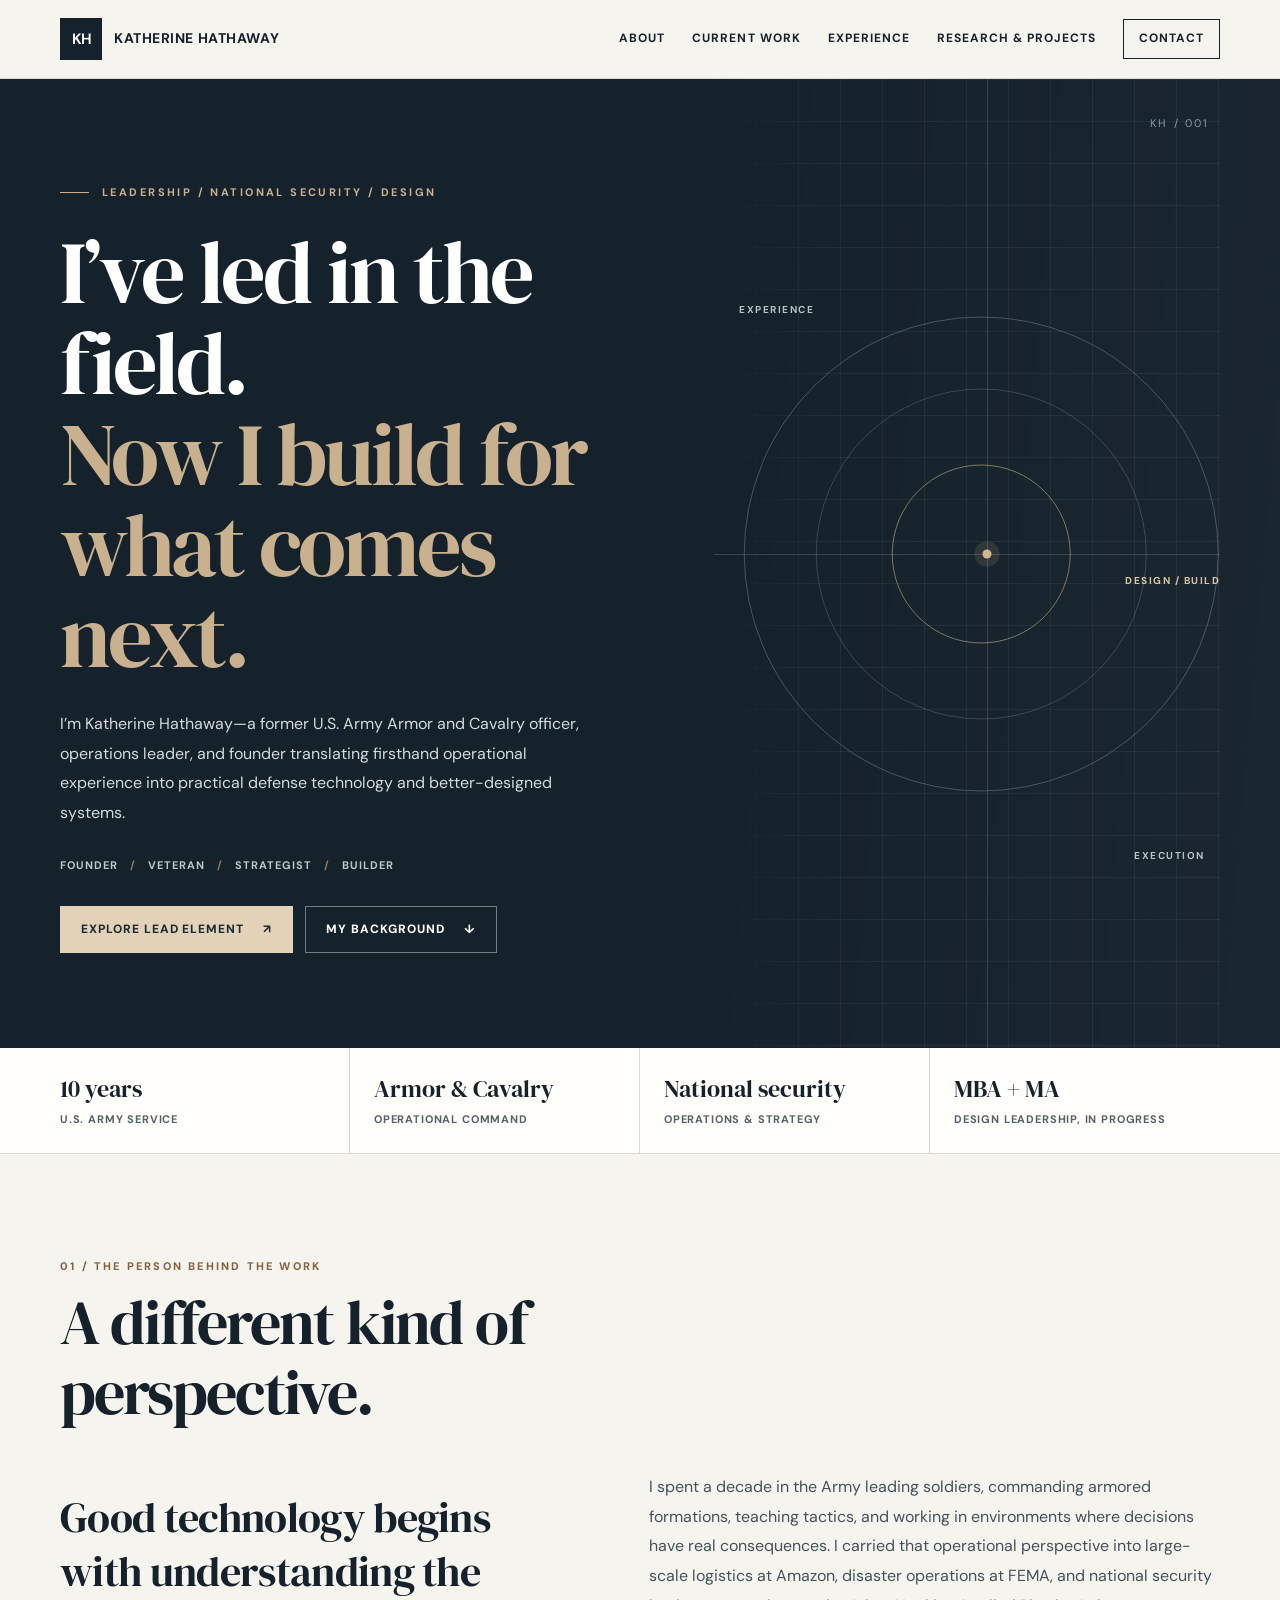
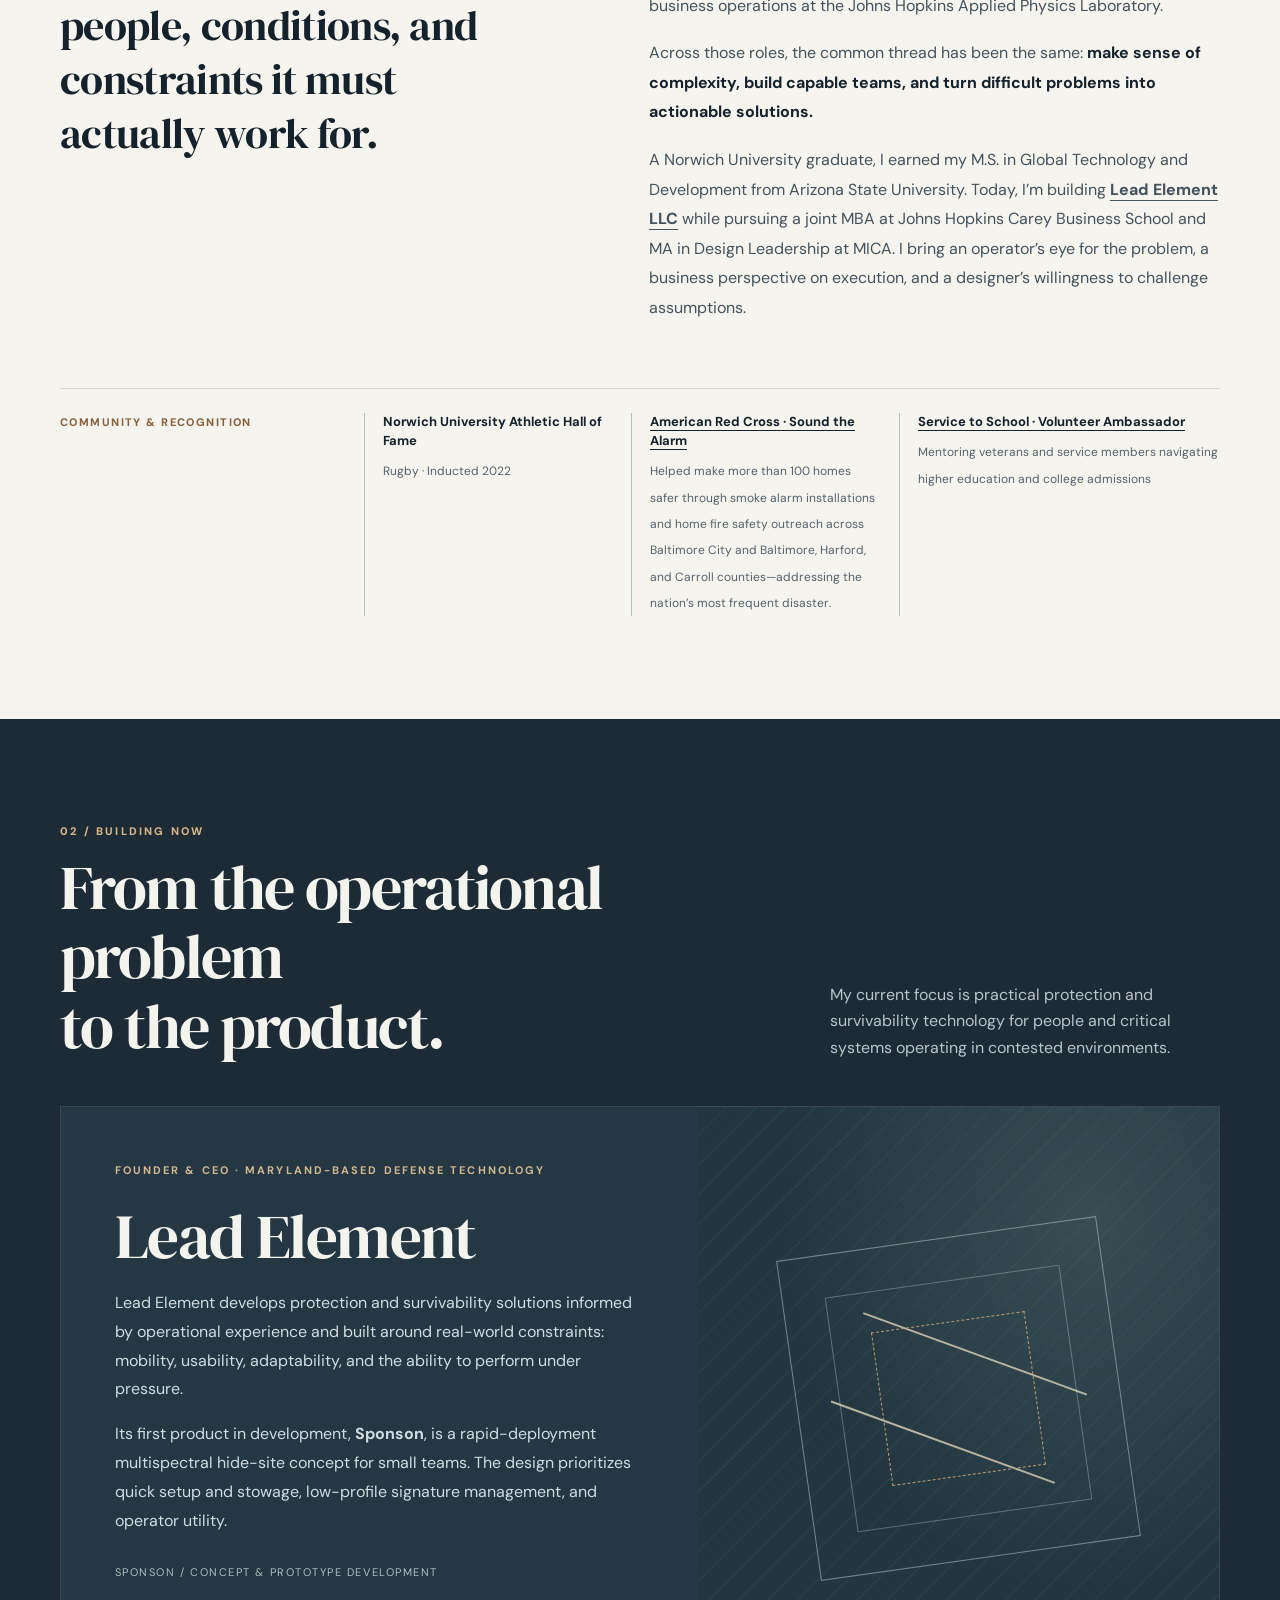
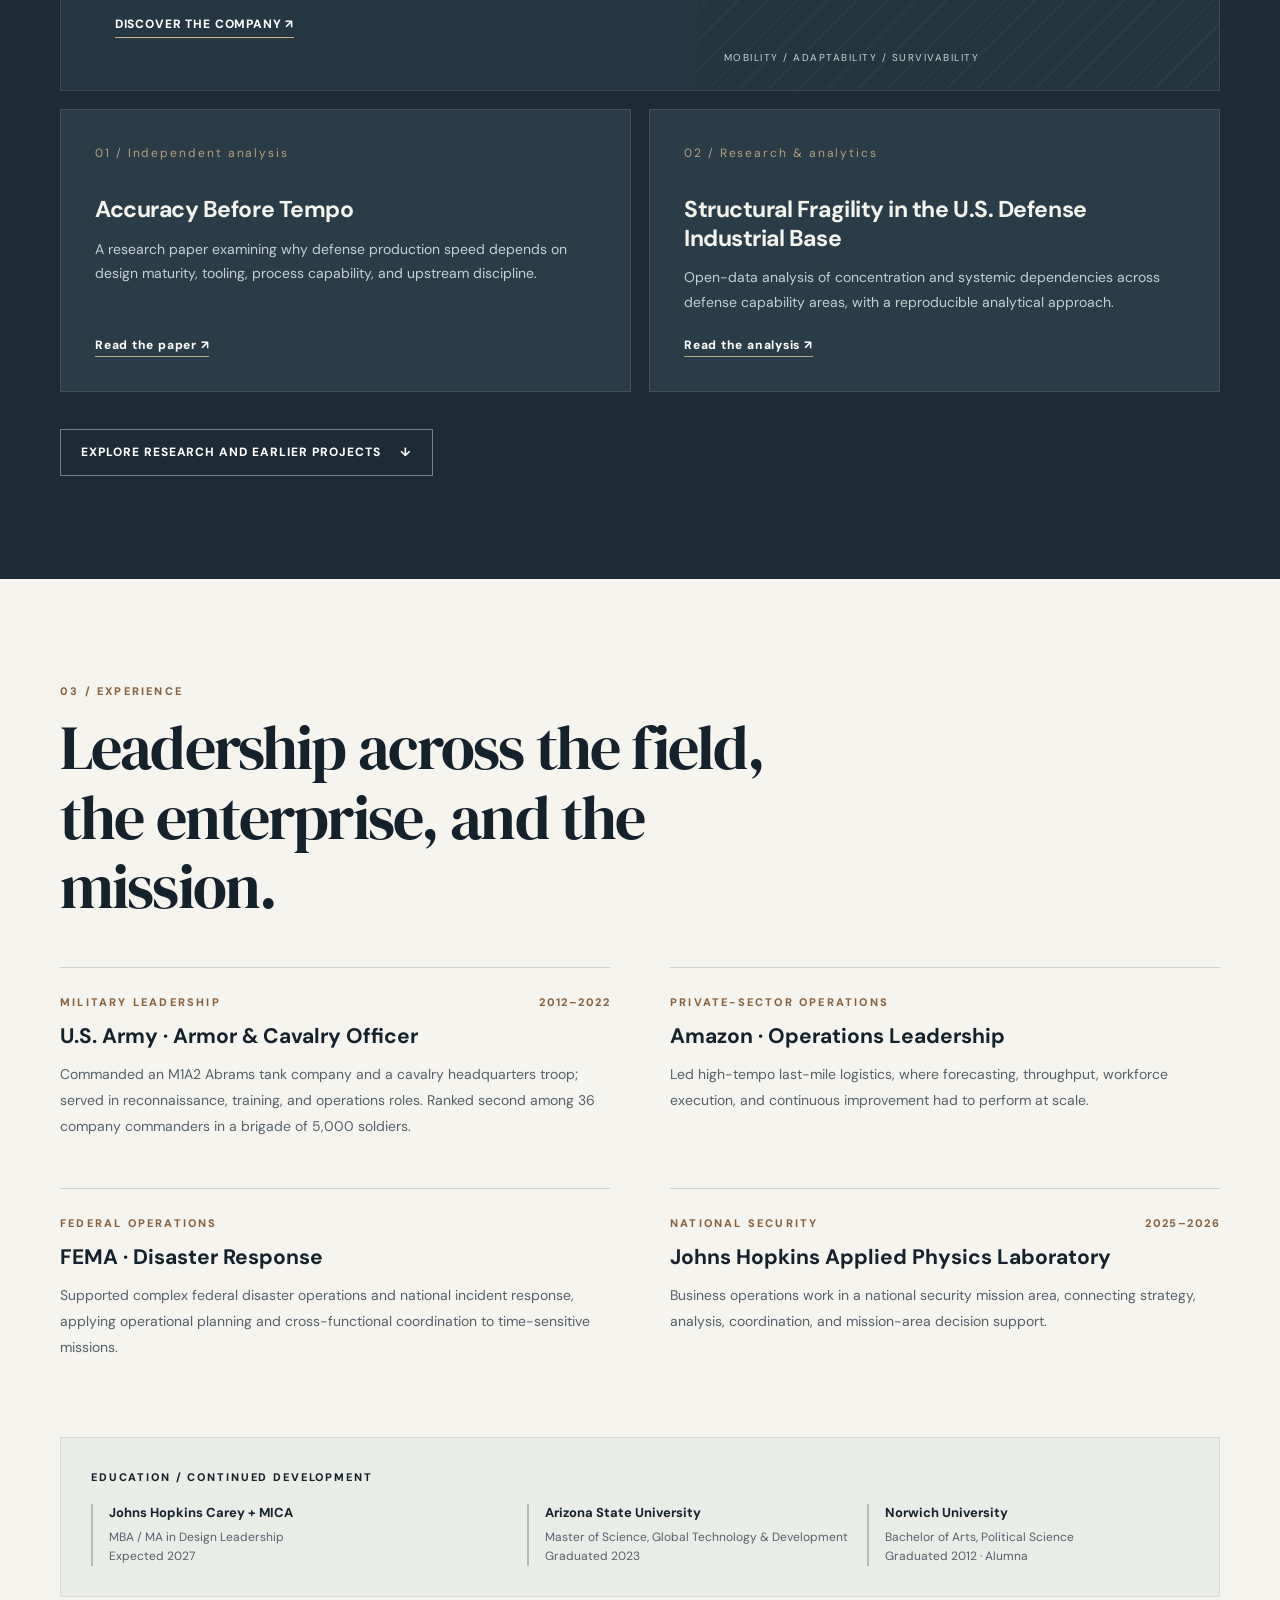
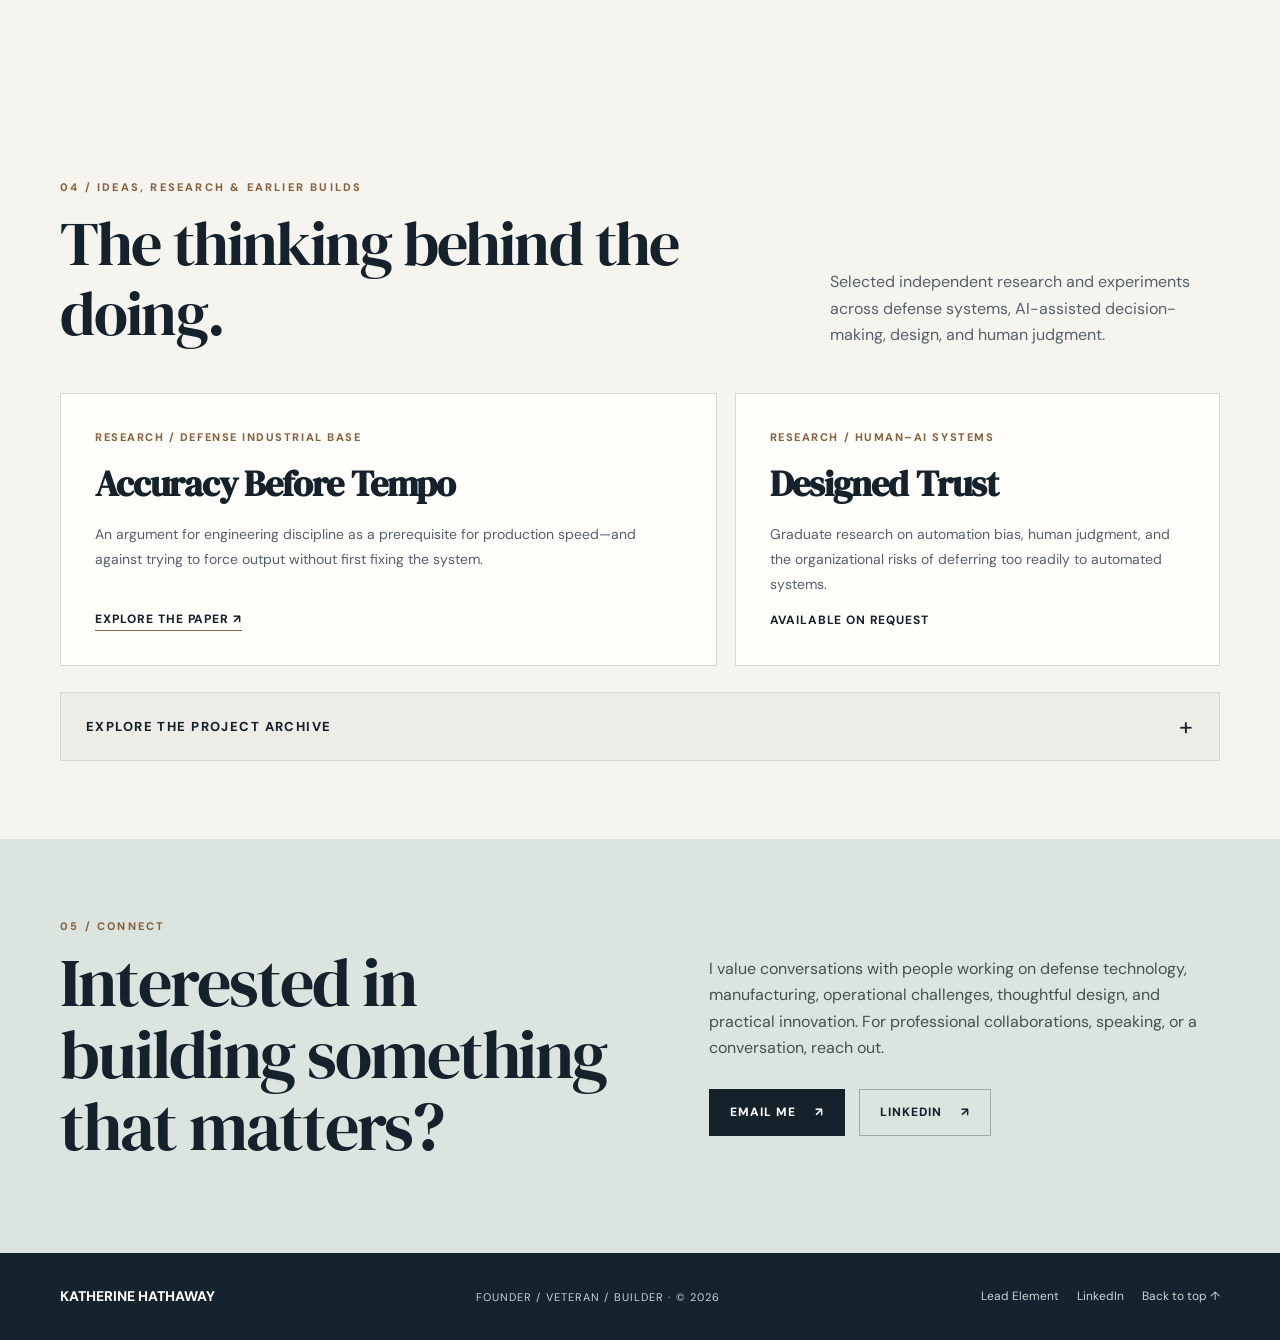
<file: index.html>
<!doctype html>
<html lang="en">
<head>
  <meta charset="utf-8">
  <meta name="viewport" content="width=device-width, initial-scale=1">
  <meta name="theme-color" content="#15212b">
  <meta name="description" content="Katherine Hathaway is a U.S. Army Armor and Cavalry veteran, operations and national security leader, and founder of Lead Element LLC, developing practical protection and survivability technology.">
  <link rel="canonical" href="https://katherinehathaway.com/">
  <meta property="og:type" content="website">
  <meta property="og:site_name" content="Katherine Hathaway">
  <meta property="og:url" content="https://katherinehathaway.com/">
  <meta property="og:title" content="Katherine Hathaway | Founder. Operator. Builder.">
  <meta property="og:description" content="From Army command to national security operations and defense technology entrepreneurship. The experience behind the work.">
  <meta name="twitter:card" content="summary">
  <title>Katherine Hathaway | Founder. Operator. Builder.</title>
  <link rel="preconnect" href="https://fonts.googleapis.com">
  <link rel="preconnect" href="https://fonts.gstatic.com" crossorigin>
  <link href="https://fonts.googleapis.com/css2?family=DM+Sans:wght@400;500;600;700;800&family=DM+Serif+Display&display=swap" rel="stylesheet">
  <link href="/site.css" rel="stylesheet">
  <script type="application/ld+json">
  {
    "@context":"https://schema.org",
    "@type":"Person",
    "@id":"https://katherinehathaway.com/#person",
    "name":"Katherine Hathaway",
    "alternateName":"Katie Hathaway",
    "url":"https://katherinehathaway.com/",
    "description":"U.S. Army Armor and Cavalry veteran, operations leader, and founder of Lead Element LLC, a defense technology venture developing protection and survivability systems.",
    "jobTitle":"Founder and CEO, Lead Element LLC",
    "founder":{"@type":"Organization","name":"Lead Element LLC","url":"https://leadelement.design/"},
    "alumniOf":[
      {"@type":"CollegeOrUniversity","name":"Norwich University"},
      {"@type":"CollegeOrUniversity","name":"Arizona State University"}
    ],
    "sameAs":[
      "https://www.linkedin.com/in/katiehathaway/",
      "https://leadelement.design/",
      "https://katherinehathaway.substack.com/"
    ]
  }
  </script>
</head>
<body>
  <a class="skip-link" href="#main">Skip to content</a>
  <header class="site-header">
    <div class="container header-inner">
      <a class="brand" href="/" aria-label="Katherine Hathaway home">
        <span class="monogram" aria-hidden="true">KH</span>
        <span class="brand-name">KATHERINE HATHAWAY</span>
      </a>
      <nav class="nav" aria-label="Primary navigation">
        <a href="#about">About</a>
        <a href="#work">Current work</a>
        <a href="#experience">Experience</a>
        <a href="#writing">Research &amp; projects</a>
        <a class="nav-cta" href="#contact">Contact</a>
      </nav>
    </div>
  </header>

  <main id="main">
    <section class="hero" aria-labelledby="hero-heading">
      <div class="container hero-inner">
        <div class="hero-copy">
          <div class="eyebrow">Leadership / National Security / Design</div>
          <h1 id="hero-heading">I’ve led in the field.<br><em>Now I build for what comes next.</em></h1>
          <p class="hero-sub">I’m Katherine Hathaway—a former U.S. Army Armor and Cavalry officer, operations leader, and founder translating firsthand operational experience into practical defense technology and better-designed systems.</p>
          <div class="hero-role" aria-label="Professional focus">
            <span>Founder</span><span>Veteran</span><span>Strategist</span><span>Builder</span>
          </div>
          <div class="actions">
            <a class="btn btn-primary" href="https://leadelement.design/" target="_blank" rel="noopener noreferrer">Explore Lead Element <span aria-hidden="true">↗</span></a>
            <a class="btn btn-ghost" href="#about">My background <span aria-hidden="true">↓</span></a>
          </div>
        </div>
        <div class="hero-visual" aria-hidden="true">
          <div class="hero-grid"></div><div class="hero-orbit"></div>
          <div class="hero-axis-x"></div><div class="hero-axis-y"></div><div class="hero-center"></div>
          <span class="visual-label a">Experience</span><span class="visual-label b">Execution</span>
          <span class="visual-label c">Design / Build</span><span class="hero-index">KH / 001</span>
        </div>
      </div>
    </section>

    <div class="stats" aria-label="At a glance">
      <div class="container stats-inner">
        <div class="stat"><span class="stat-strong">10 years</span><span class="stat-small">U.S. Army service</span></div>
        <div class="stat"><span class="stat-strong">Armor &amp; Cavalry</span><span class="stat-small">Operational command</span></div>
        <div class="stat"><span class="stat-strong">National security</span><span class="stat-small">Operations &amp; strategy</span></div>
        <div class="stat"><span class="stat-strong">MBA + MA</span><span class="stat-small">Design leadership, in progress</span></div>
      </div>
    </div>

    <section class="section" id="about" aria-labelledby="about-heading">
      <div class="container">
        <div class="section-heading">
          <div><div class="kicker">01 / The person behind the work</div><h2 id="about-heading">A different kind of perspective.</h2></div>
        </div>
        <div class="about-grid">
          <p class="about-statement">Good technology begins with understanding the people, conditions, and constraints it must actually work for.</p>
          <div class="about-text">
            <p>I spent a decade in the Army leading soldiers, commanding armored formations, teaching tactics, and working in environments where decisions have real consequences. I carried that operational perspective into large-scale logistics at Amazon, disaster operations at FEMA, and national security business operations at the Johns Hopkins Applied Physics Laboratory.</p>
            <p>Across those roles, the common thread has been the same: <strong>make sense of complexity, build capable teams, and turn difficult problems into actionable solutions.</strong></p>
            <p>A Norwich University graduate, I earned my M.S. in Global Technology and Development from Arizona State University. Today, I’m building <a class="inline-link" href="https://leadelement.design/" target="_blank" rel="noopener noreferrer">Lead Element LLC</a> while pursuing a joint MBA at Johns Hopkins Carey Business School and MA in Design Leadership at MICA. I bring an operator’s eye for the problem, a business perspective on execution, and a designer’s willingness to challenge assumptions.</p>
          </div>
        </div>
        <div class="honors">
          <div class="honors-label">Community &amp; Recognition</div>
          <div class="honor"><strong>Norwich University Athletic Hall of Fame</strong><span>Rugby · Inducted 2022</span></div>
          <div class="honor"><strong><a href="https://www.redcross.org/sound-the-alarm.html" target="_blank" rel="noopener noreferrer">American Red Cross · Sound the Alarm</a></strong><span>Helped make more than 100 homes safer through smoke alarm installations and home fire safety outreach across Baltimore City and Baltimore, Harford, and Carroll counties—addressing the nation’s most frequent disaster.</span></div>
          <div class="honor"><strong><a href="https://service2school.org/our-ambassadors" target="_blank" rel="noopener noreferrer">Service to School · Volunteer Ambassador</a></strong><span>Mentoring veterans and service members navigating higher education and college admissions</span></div>
        </div>
      </div>
    </section>

    <section class="section section-dark" id="work" aria-labelledby="work-heading">
      <div class="container">
        <div class="section-heading">
          <div><div class="kicker">02 / Building now</div><h2 id="work-heading">From the operational problem<br>to the product.</h2></div>
          <p class="intro">My current focus is practical protection and survivability technology for people and critical systems operating in contested environments.</p>
        </div>
        <article class="feature">
          <div class="feature-copy">
            <div class="feature-type">Founder &amp; CEO · Maryland-based defense technology</div>
            <h3 class="feature-title">Lead Element</h3>
            <p>Lead Element develops protection and survivability solutions informed by operational experience and built around real-world constraints: mobility, usability, adaptability, and the ability to perform under pressure.</p>
            <p>Its first product in development, <strong>Sponson</strong>, is a rapid-deployment multispectral hide-site concept for small teams. The design prioritizes quick setup and stowage, low-profile signature management, and operator utility.</p>
            <div class="feature-status">Sponson / Concept &amp; prototype development</div>
            <a href="https://leadelement.design/" target="_blank" rel="noopener noreferrer">Discover the company <span aria-hidden="true">↗</span></a>
          </div>
          <div class="feature-art" aria-hidden="true">
            <div class="field-frame"><div class="field-hatch"></div></div>
            <span class="field-caption">Mobility / Adaptability / Survivability</span>
          </div>
        </article>
        <div class="project-grid">
          <article class="project-card">
            <div class="number">01 / Independent analysis</div>
            <h3>Accuracy Before Tempo</h3>
            <p>A research paper examining why defense production speed depends on design maturity, tooling, process capability, and upstream discipline.</p>
            <a href="/accuracy-before-tempo">Read the paper <span aria-hidden="true">↗</span></a>
          </article>
          <article class="project-card">
            <div class="number">02 / Research &amp; analytics</div>
            <h3>Structural Fragility in the U.S. Defense Industrial Base</h3>
            <p>Open-data analysis of concentration and systemic dependencies across defense capability areas, with a reproducible analytical approach.</p>
            <a href="https://www.linkedin.com/pulse/structural-fragility-us-defense-industrial-base-using-hathaway-vlwae/" target="_blank" rel="noopener noreferrer">Read the analysis <span aria-hidden="true">↗</span></a>
          </article>
        </div>
        <div class="section-bottom"><a class="btn btn-ghost" href="#writing">Explore research and earlier projects <span aria-hidden="true">↓</span></a></div>
      </div>
    </section>

    <section class="section experience" id="experience" aria-labelledby="experience-heading">
      <div class="container">
        <div class="section-heading">
          <div><div class="kicker">03 / Experience</div><h2 id="experience-heading">Leadership across the field, the enterprise, and the mission.</h2></div>
        </div>
        <div class="experience-grid">
          <article class="exp-item">
            <div class="exp-head"><span class="kicker">Military leadership</span><span class="exp-year">2012–2022</span></div>
            <h3>U.S. Army · Armor &amp; Cavalry Officer</h3>
            <p>Commanded an M1A2 Abrams tank company and a cavalry headquarters troop; served in reconnaissance, training, and operations roles. Ranked second among 36 company commanders in a brigade of 5,000 soldiers.</p>
          </article>
          <article class="exp-item">
            <div class="exp-head"><span class="kicker">Private-sector operations</span></div>
            <h3>Amazon · Operations Leadership</h3>
            <p>Led high-tempo last-mile logistics, where forecasting, throughput, workforce execution, and continuous improvement had to perform at scale.</p>
          </article>
          <article class="exp-item">
            <div class="exp-head"><span class="kicker">Federal operations</span></div>
            <h3>FEMA · Disaster Response</h3>
            <p>Supported complex federal disaster operations and national incident response, applying operational planning and cross-functional coordination to time-sensitive missions.</p>
          </article>
          <article class="exp-item">
            <div class="exp-head"><span class="kicker">National security</span><span class="exp-year">2025–2026</span></div>
            <h3>Johns Hopkins Applied Physics Laboratory</h3>
            <p>Business operations work in a national security mission area, connecting strategy, analysis, coordination, and mission-area decision support.</p>
          </article>
        </div>
        <div class="education">
          <p>Education / Continued development</p>
          <div class="edu-grid">
            <div class="edu-item"><strong>Johns Hopkins Carey + MICA</strong><span>MBA / MA in Design Leadership<br>Expected 2027</span></div>
            <div class="edu-item"><strong>Arizona State University</strong><span>Master of Science, Global Technology &amp; Development<br>Graduated 2023</span></div>
            <div class="edu-item"><strong>Norwich University</strong><span>Bachelor of Arts, Political Science<br>Graduated 2012 · Alumna</span></div>
          </div>
        </div>
      </div>
    </section>

    <section class="section-small" id="writing" aria-labelledby="writing-heading">
      <div class="container">
        <div class="section-heading">
          <div><div class="kicker">04 / Ideas, research &amp; earlier builds</div><h2 id="writing-heading">The thinking behind the doing.</h2></div>
          <p class="intro">Selected independent research and experiments across defense systems, AI-assisted decision-making, design, and human judgment.</p>
        </div>
        <div class="articles-grid">
          <article class="article">
            <div class="article-type">Research / Defense industrial base</div>
            <h3>Accuracy Before Tempo</h3>
            <p>An argument for engineering discipline as a prerequisite for production speed—and against trying to force output without first fixing the system.</p>
            <a href="/accuracy-before-tempo">Explore the paper <span aria-hidden="true">↗</span></a>
          </article>
          <article class="article">
            <div class="article-type">Research / Human–AI systems</div>
            <h3>Designed Trust</h3>
            <p>Graduate research on automation bias, human judgment, and the organizational risks of deferring too readily to automated systems.</p>
            <span style="margin-top:auto;font-size:12px;letter-spacing:.07em;text-transform:uppercase;font-weight:700">Available on request</span>
          </article>
        </div>
        <details class="archive" id="project-archive">
          <summary>Explore the project archive</summary>
          <div class="archive-content">
            <p class="archive-note">Earlier technology, design, research, and writing work. These projects are part of my broader portfolio and should not be confused with Lead Element’s present defense-technology focus.</p>
            <div class="archive-grid">
              <a class="archive-link" href="https://signalwatch-intel.netlify.app/" target="_blank" rel="noopener noreferrer"><strong>Signal Watch</strong><span>Earlier public-data market intelligence application</span></a>
              <a class="archive-link" href="https://atlas-learning-academy.netlify.app/" target="_blank" rel="noopener noreferrer"><strong>Atlas</strong><span>Human–AI learning and judgment practice application</span></a>
              <a class="archive-link" href="https://coherence-engine-kh.netlify.app/" target="_blank" rel="noopener noreferrer"><strong>Coherence Engine</strong><span>Experimental structural diagnostic tool</span></a>
              <a class="archive-link" href="/agent_design_demo"><strong>Open-source intelligence agent</strong><span>Interactive architecture and decision-support demo</span></a>
              <a class="archive-link" href="https://chatgpt.com/g/g-6a1b4e32e2e081918fb366ae6318f554-highground" target="_blank" rel="noopener noreferrer"><strong>HIGHGROUND</strong><span>Custom AI strategy advisor</span></a>
              <a class="archive-link" href="https://claude.ai/public/artifacts/2741da09-da04-455b-bac2-7fe76b995691" target="_blank" rel="noopener noreferrer"><strong>Coherence Engine working paper</strong><span>Conceptual paper on narrative and predictive processing</span></a>
              <a class="archive-link" href="https://snake-onion-46235903.figma.site/" target="_blank" rel="noopener noreferrer"><strong>Wanderers</strong><span>Design leadership and sustainable travel prototype</span></a>
              <a class="archive-link" href="/outward"><strong>Outward</strong><span>Interactive building game and human–AI design exercise</span></a>
              <a class="archive-link" href="https://linked-meta-05656692.figma.site/" target="_blank" rel="noopener noreferrer"><strong>SDG 4.9 Capability Showcase</strong><span>Workforce development product-design concept</span></a>
              <a class="archive-link" href="/FORGED_White_Paper_2026.pdf"><strong>FORGED</strong><span>Manufacturing entrepreneurship venture concept and white paper</span></a>
              <a class="archive-link" href="https://katherinehathaway.substack.com/" target="_blank" rel="noopener noreferrer"><strong>Tomorrow’s Artifacts</strong><span>Speculative and AI-assisted creative writing</span></a>
              <a class="archive-link" href="https://madsciblog.tradoc.army.mil/346-kryptos-calling-all-creators-multi-media-contest-winner/" target="_blank" rel="noopener noreferrer"><strong>TRADOC Mad Scientist · Kryptos</strong><span>Army creative competition recognition</span></a>
              <div class="archive-link plain"><strong>Confidential digital health prototype</strong><span>Client design and delivered prototype; details withheld under NDA</span></div>
            </div>
          </div>
        </details>
      </div>
    </section>

    <section class="closing" id="contact" aria-labelledby="contact-heading">
      <div class="container closing-grid">
        <div><div class="kicker">05 / Connect</div><h2 id="contact-heading">Interested in building something that matters?</h2></div>
        <div>
          <p>I value conversations with people working on defense technology, manufacturing, operational challenges, thoughtful design, and practical innovation. For professional collaborations, speaking, or a conversation, reach out.</p>
          <div class="actions">
            <a class="btn btn-dark" href="mailto:katherinehathaway11@gmail.com?subject=Connecting%20with%20Katherine%20Hathaway">Email me <span aria-hidden="true">↗</span></a>
            <a class="btn btn-outline" href="https://www.linkedin.com/in/katiehathaway/" target="_blank" rel="noopener noreferrer">LinkedIn <span aria-hidden="true">↗</span></a>
          </div>
        </div>
      </div>
    </section>
  </main>
  <footer class="site-footer">
    <div class="container footer-inner">
      <div class="footer-brand">KATHERINE HATHAWAY</div>
      <div class="footer-meta">Founder / Veteran / Builder · © <span id="copyright-year">2026</span></div>
      <div class="footer-links"><a href="https://leadelement.design/" target="_blank" rel="noopener noreferrer">Lead Element</a><a href="https://www.linkedin.com/in/katiehathaway/" target="_blank" rel="noopener noreferrer">LinkedIn</a><a href="#main">Back to top ↑</a></div>
    </div>
  </footer>
  <script>document.getElementById('copyright-year').textContent=new Date().getFullYear();</script>
</body>
</html>
</file>
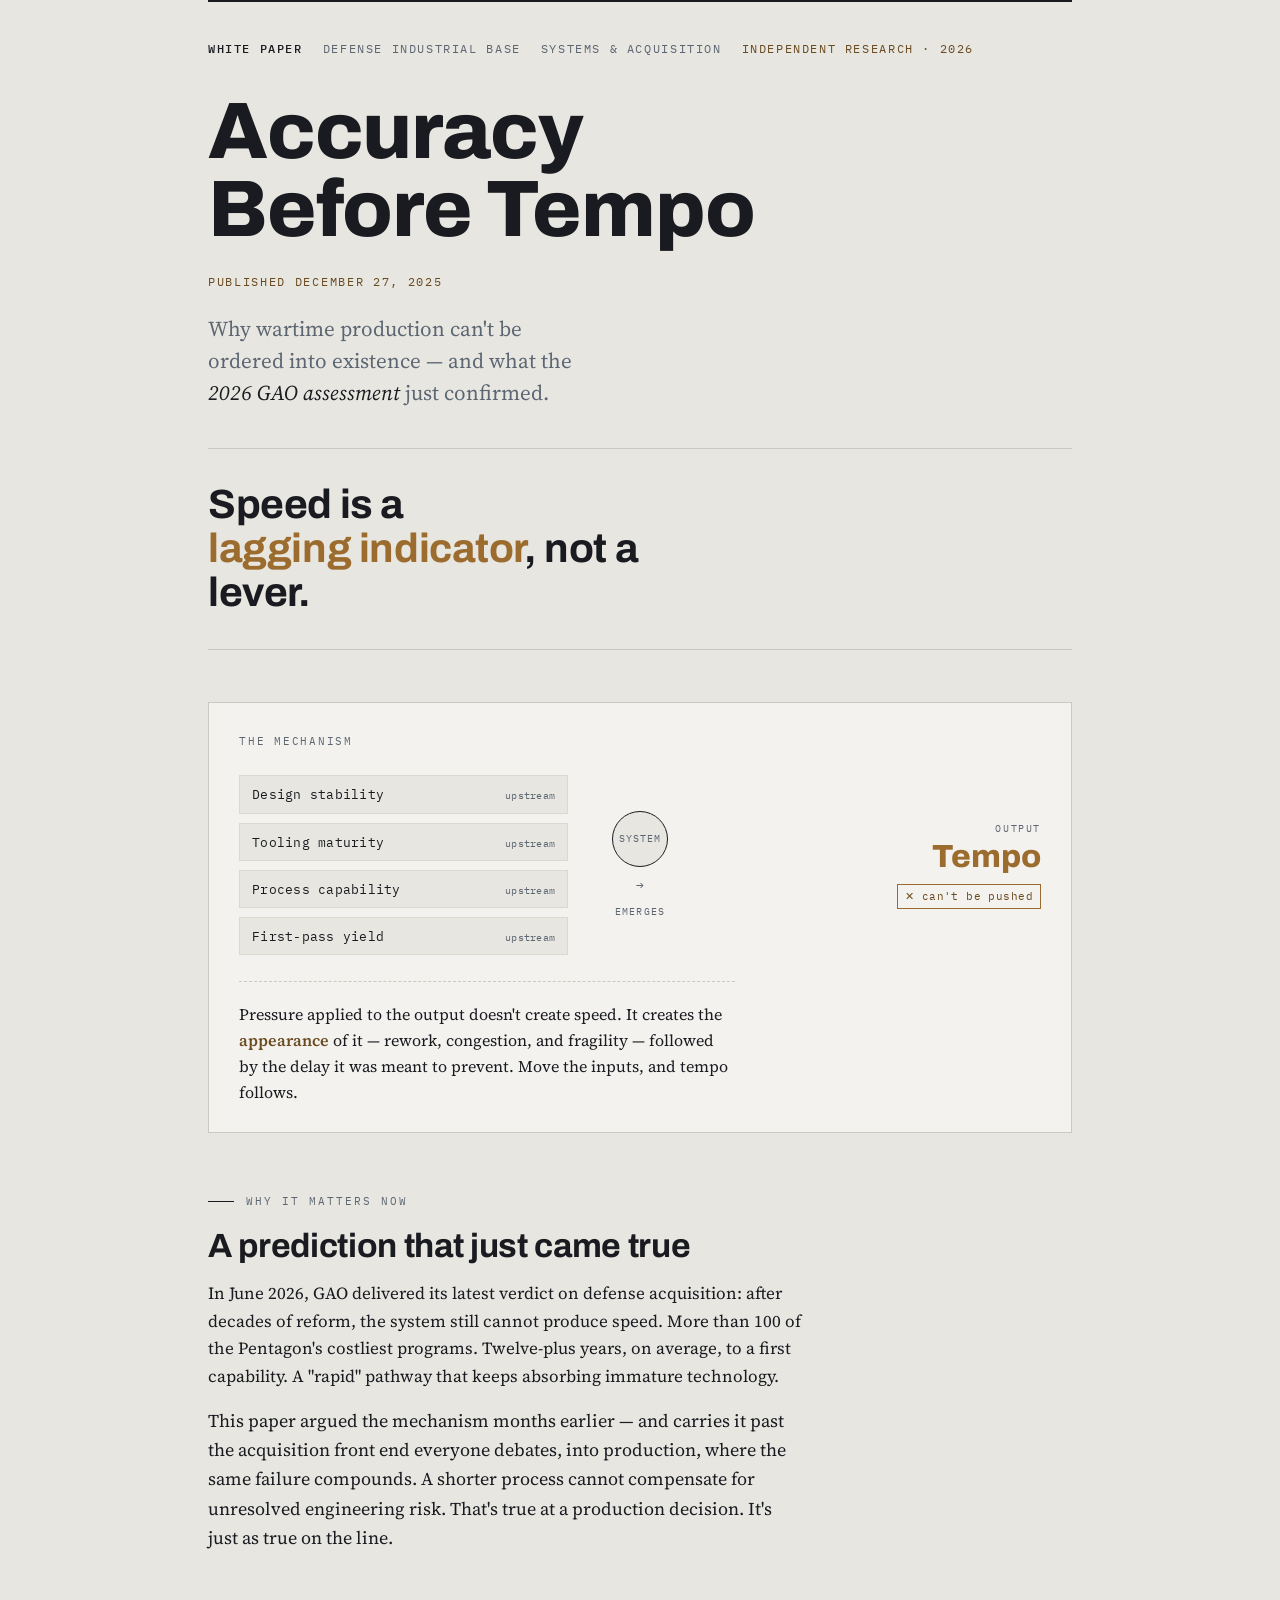
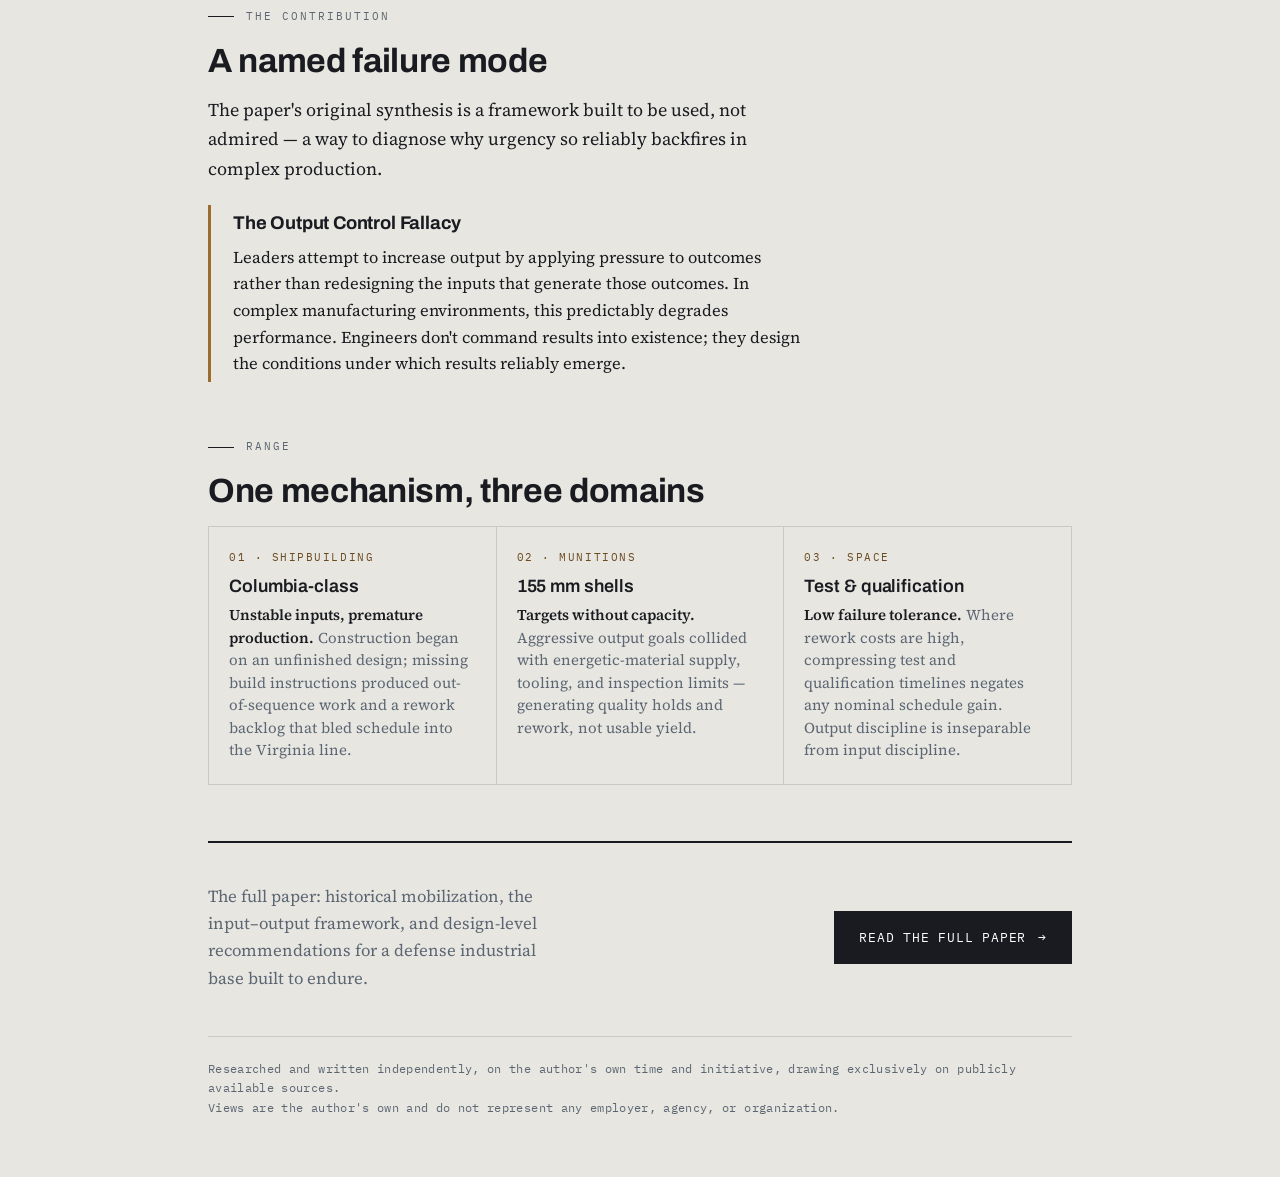
<file: accuracy-before-tempo.html>
<!DOCTYPE html>
<html lang="en">
<head>
<meta charset="utf-8">
<meta name="viewport" content="width=device-width, initial-scale=1">
<title>Accuracy Before Tempo — Katherine Hathaway</title>
<script type="application/ld+json">
{
  "@context": "https://schema.org",
  "@type": "ScholarlyArticle",
  "headline": "Accuracy Before Tempo: Designing Industrial Scale, Resilience, and Adaptability for Wartime Production",
  "datePublished": "2025-12-27",
  "author": { "@type": "Person", "name": "Katherine Hathaway", "@id": "https://katherinehathaway.netlify.app/#person" },
  "url": "https://katherinehathaway.netlify.app/accuracy-before-tempo"
}
</script>
<link rel="preconnect" href="https://fonts.googleapis.com">
<link rel="preconnect" href="https://fonts.gstatic.com" crossorigin>
<link href="https://fonts.googleapis.com/css2?family=Archivo:wght@500;600;700;800&family=Source+Serif+4:ital,opsz,wght@0,8..60,400;0,8..60,500;1,8..60,400&family=IBM+Plex+Mono:wght@400;500&display=swap" rel="stylesheet">
<style>
  :root{
    /* Retheme here to match the rest of the portfolio */
    --ink:#191b20;        /* primary text */
    --steel:#5c6672;      /* secondary text */
    --paper:#e7e6e1;      /* page ground (cool drafting stock, not cream) */
    --panel:#f3f2ee;      /* raised surface */
    --line:#cbc9c1;       /* structural rules */
    --line-2:#dad8d1;
    --signal:#9c6b2e;     /* the one reading that matters */
    --signal-ink:#6a4a1f;

    --display:'Archivo', system-ui, sans-serif;
    --serif:'Source Serif 4', Georgia, serif;
    --mono:'IBM Plex Mono', ui-monospace, monospace;

    --wrap:920px;
  }

  *{box-sizing:border-box}
  html{-webkit-text-size-adjust:100%}
  body{
    margin:0;
    background:var(--paper);
    color:var(--ink);
    font-family:var(--serif);
    font-size:18px;
    line-height:1.62;
    -webkit-font-smoothing:antialiased;
  }
  ::selection{background:var(--signal);color:#fff}
  a{color:inherit}

  .sheet{max-width:var(--wrap);margin:0 auto;padding:0 28px}

  /* ---------- masthead ---------- */
  .top{
    padding:38px 0 0;
    border-top:2px solid var(--ink);
    margin-top:0;
  }
  .classline{
    font-family:var(--mono);
    font-size:11.5px;
    letter-spacing:.14em;
    text-transform:uppercase;
    color:var(--steel);
    display:flex;
    flex-wrap:wrap;
    gap:10px 20px;
    padding-bottom:26px;
  }
  .classline b{color:var(--ink);font-weight:500}
  .classline .sig{color:var(--signal-ink)}

  h1{
    font-family:var(--display);
    font-weight:800;
    font-size:clamp(2.7rem,7vw,5rem);
    line-height:.98;
    letter-spacing:-.015em;
    margin:.1em 0 .28em;
  }
  .dek{
    font-family:var(--serif);
    font-size:clamp(1.05rem,2.4vw,1.32rem);
    line-height:1.5;
    color:var(--steel);
    max-width:34ch;
    margin:0 0 40px;
  }
  .dek em{color:var(--ink);font-style:italic}
  .dateline{
    font-family:var(--mono);
    font-size:12px;
    letter-spacing:.14em;
    text-transform:uppercase;
    color:var(--signal-ink);
    margin:0 0 22px;
  }

  /* ---------- thesis ---------- */
  .thesis{
    border-top:1px solid var(--line);
    border-bottom:1px solid var(--line);
    padding:34px 0;
    margin-bottom:52px;
  }
  .thesis p{
    font-family:var(--display);
    font-weight:700;
    font-size:clamp(1.5rem,4.3vw,2.55rem);
    line-height:1.08;
    letter-spacing:-.01em;
    margin:0;
    max-width:20ch;
  }
  .thesis .mark{
    color:var(--signal);
    position:relative;
    white-space:nowrap;
  }

  /* ---------- signature schematic ---------- */
  .schematic{
    background:var(--panel);
    border:1px solid var(--line);
    padding:30px 30px 26px;
    margin:0 0 60px;
  }
  .schematic .cap{
    font-family:var(--mono);
    font-size:11px;
    letter-spacing:.16em;
    text-transform:uppercase;
    color:var(--steel);
    margin:0 0 24px;
  }
  .flow{
    display:grid;
    grid-template-columns:1fr auto 1fr;
    align-items:center;
    gap:clamp(14px,4vw,44px);
  }
  .inputs{display:flex;flex-direction:column;gap:9px}
  .chip{
    font-family:var(--mono);
    font-size:12.5px;
    letter-spacing:.02em;
    color:var(--ink);
    padding:8px 12px;
    background:var(--paper);
    border:1px solid var(--line-2);
    display:flex;
    justify-content:space-between;
    align-items:baseline;
    gap:10px;
    opacity:0;
    transform:translateX(-8px);
    animation:slidein .5s ease forwards;
  }
  .chip span{color:var(--steel);font-size:10px}
  .chip:nth-child(1){animation-delay:.05s}
  .chip:nth-child(2){animation-delay:.13s}
  .chip:nth-child(3){animation-delay:.21s}
  .chip:nth-child(4){animation-delay:.29s}

  .node{display:flex;flex-direction:column;align-items:center;gap:8px}
  .node .glyph{
    width:56px;height:56px;border-radius:50%;
    border:1.5px solid var(--ink);
    display:grid;place-items:center;
    font-family:var(--mono);font-size:10px;letter-spacing:.1em;
    color:var(--steel);
    background:var(--paper);
  }
  .node .arrow{font-family:var(--mono);color:var(--steel);font-size:13px}
  .node .lbl{font-family:var(--mono);font-size:10px;letter-spacing:.12em;color:var(--steel);text-transform:uppercase}

  .output{
    justify-self:end;
    text-align:right;
    opacity:0;transform:translateX(8px);
    animation:slidein .5s ease .42s forwards;
  }
  .output .otag{font-family:var(--mono);font-size:10px;letter-spacing:.16em;text-transform:uppercase;color:var(--steel)}
  .output .oval{
    font-family:var(--display);font-weight:800;
    font-size:clamp(1.4rem,4vw,2rem);
    color:var(--signal);
    line-height:1;
    margin:4px 0 6px;
  }
  .output .lock{
    display:inline-block;
    font-family:var(--mono);font-size:10.5px;letter-spacing:.04em;
    color:var(--signal-ink);
    border:1px solid var(--signal);
    padding:3px 7px;
  }
  .schematic .read{
    margin:26px 0 0;
    padding-top:20px;
    border-top:1px dashed var(--line);
    font-family:var(--serif);
    font-size:16px;
    color:var(--ink);
    max-width:62ch;
  }
  .schematic .read b{color:var(--signal-ink);font-weight:600}

  /* ---------- prose sections ---------- */
  section{margin-bottom:56px}
  .eyebrow{
    font-family:var(--mono);
    font-size:11px;
    letter-spacing:.18em;
    text-transform:uppercase;
    color:var(--steel);
    display:flex;align-items:center;gap:12px;
    margin:0 0 18px;
  }
  .eyebrow::before{content:"";width:26px;height:1px;background:var(--ink)}
  h2{
    font-family:var(--display);
    font-weight:700;
    font-size:clamp(1.5rem,3.6vw,2.1rem);
    line-height:1.06;
    letter-spacing:-.01em;
    margin:0 0 16px;
  }
  p.body{margin:0 0 16px;max-width:66ch}
  p.body:last-child{margin-bottom:0}
  .lede{font-size:1.06rem}

  /* framework callout */
  .frame{
    border-left:3px solid var(--signal);
    padding:4px 0 4px 22px;
    margin:22px 0 0;
    max-width:66ch;
  }
  .frame .term{
    font-family:var(--display);font-weight:700;font-size:1.15rem;
    letter-spacing:-.01em;margin:0 0 6px;
  }
  .frame p{margin:0;font-size:16.5px;color:var(--ink)}

  /* range cards */
  .range{
    display:grid;
    grid-template-columns:repeat(3,1fr);
    gap:1px;
    background:var(--line);
    border:1px solid var(--line);
  }
  .case{background:var(--paper);padding:22px 20px}
  .case .n{font-family:var(--mono);font-size:11px;letter-spacing:.14em;color:var(--signal-ink);text-transform:uppercase}
  .case h3{
    font-family:var(--display);font-weight:600;font-size:1.12rem;
    letter-spacing:-.005em;margin:10px 0 8px;line-height:1.12;
  }
  .case p{margin:0;font-size:15px;line-height:1.5;color:var(--steel)}
  .case p b{color:var(--ink);font-weight:600}

  /* ---------- cta ---------- */
  .cta{
    border-top:2px solid var(--ink);
    padding:40px 0 0;
    display:flex;flex-wrap:wrap;gap:22px 30px;align-items:center;justify-content:space-between;
  }
  .cta .kicker{font-family:var(--serif);font-size:1.05rem;color:var(--steel);max-width:40ch;margin:0}
  .btn{
    font-family:var(--mono);
    font-size:13px;letter-spacing:.06em;text-transform:uppercase;
    color:#fff;background:var(--ink);
    text-decoration:none;
    padding:15px 24px;
    display:inline-flex;align-items:center;gap:12px;
    border:1.5px solid var(--ink);
    transition:background .18s ease,color .18s ease;
    white-space:nowrap;
  }
  .btn:hover,.btn:focus-visible{background:var(--signal);border-color:var(--signal);color:#fff}
  .btn .ar{transition:transform .18s ease}
  .btn:hover .ar{transform:translateX(4px)}

  footer{
    margin-top:44px;
    padding:22px 0 60px;
    border-top:1px solid var(--line);
    font-family:var(--mono);
    font-size:11.5px;
    letter-spacing:.03em;
    line-height:1.7;
    color:var(--steel);
  }

  a:focus-visible,.btn:focus-visible{outline:2px solid var(--signal);outline-offset:3px}

  @keyframes slidein{to{opacity:1;transform:none}}

  @media (max-width:680px){
    body{font-size:17px}
    .flow{grid-template-columns:1fr;gap:20px}
    .node{flex-direction:row;justify-content:center}
    .node .arrow{transform:rotate(90deg)}
    .output{justify-self:start;text-align:left}
    .range{grid-template-columns:1fr}
    .case{padding:20px 18px}
  }
  @media (prefers-reduced-motion:reduce){
    .chip,.output{animation:none;opacity:1;transform:none}
    .btn,.btn .ar{transition:none}
  }
</style>
</head>
<body>
<main class="sheet">

  <div class="top">
    <div class="classline">
      <span><b>White Paper</b></span>
      <span>Defense Industrial Base</span>
      <span>Systems &amp; Acquisition</span>
      <span class="sig">Independent Research · 2026</span>
    </div>

    <h1>Accuracy<br>Before Tempo</h1>
    <p class="dateline">Published December 27, 2025</p>
    <p class="dek">Why wartime production can't be ordered into existence — and what the <em>2026 GAO assessment</em> just confirmed.</p>
  </div>

  <div class="thesis">
    <p>Speed is a <span class="mark">lagging indicator</span>, not a lever.</p>
  </div>

  <!-- SIGNATURE: the input→output relationship, made literal -->
  <div class="schematic" aria-label="Diagram: outputs emerge from upstream inputs and cannot be pushed directly.">
    <p class="cap">The mechanism</p>
    <div class="flow">
      <div class="inputs">
        <div class="chip">Design stability <span>upstream</span></div>
        <div class="chip">Tooling maturity <span>upstream</span></div>
        <div class="chip">Process capability <span>upstream</span></div>
        <div class="chip">First-pass yield <span>upstream</span></div>
      </div>
      <div class="node" aria-hidden="true">
        <div class="glyph">SYSTEM</div>
        <div class="arrow">→</div>
        <div class="lbl">emerges</div>
      </div>
      <div class="output">
        <div class="otag">Output</div>
        <div class="oval">Tempo</div>
        <div class="lock">✕ can't be pushed</div>
      </div>
    </div>
    <p class="read">Pressure applied to the output doesn't create speed. It creates the <b>appearance</b> of it — rework, congestion, and fragility — followed by the delay it was meant to prevent. Move the inputs, and tempo follows.</p>
  </div>

  <section>
    <p class="eyebrow">Why it matters now</p>
    <h2>A prediction that just came true</h2>
    <p class="body lede">In June 2026, GAO delivered its latest verdict on defense acquisition: after decades of reform, the system still cannot produce speed. More than 100 of the Pentagon's costliest programs. Twelve-plus years, on average, to a first capability. A "rapid" pathway that keeps absorbing immature technology.</p>
    <p class="body">This paper argued the mechanism months earlier — and carries it past the acquisition front end everyone debates, into production, where the same failure compounds. A shorter process cannot compensate for unresolved engineering risk. That's true at a production decision. It's just as true on the line.</p>
  </section>

  <section>
    <p class="eyebrow">The contribution</p>
    <h2>A named failure mode</h2>
    <p class="body">The paper's original synthesis is a framework built to be used, not admired — a way to diagnose why urgency so reliably backfires in complex production.</p>
    <div class="frame">
      <p class="term">The Output Control Fallacy</p>
      <p>Leaders attempt to increase output by applying pressure to outcomes rather than redesigning the inputs that generate those outcomes. In complex manufacturing environments, this predictably degrades performance. Engineers don't command results into existence; they design the conditions under which results reliably emerge.</p>
    </div>
  </section>

  <section>
    <p class="eyebrow">Range</p>
    <h2>One mechanism, three domains</h2>
    <div class="range">
      <div class="case">
        <div class="n">01 · Shipbuilding</div>
        <h3>Columbia-class</h3>
        <p><b>Unstable inputs, premature production.</b> Construction began on an unfinished design; missing build instructions produced out-of-sequence work and a rework backlog that bled schedule into the Virginia line.</p>
      </div>
      <div class="case">
        <div class="n">02 · Munitions</div>
        <h3>155&nbsp;mm shells</h3>
        <p><b>Targets without capacity.</b> Aggressive output goals collided with energetic-material supply, tooling, and inspection limits — generating quality holds and rework, not usable yield.</p>
      </div>
      <div class="case">
        <div class="n">03 · Space</div>
        <h3>Test &amp; qualification</h3>
        <p><b>Low failure tolerance.</b> Where rework costs are high, compressing test and qualification timelines negates any nominal schedule gain. Output discipline is inseparable from input discipline.</p>
      </div>
    </div>
  </section>

  <div class="cta">
    <p class="kicker">The full paper: historical mobilization, the input–output framework, and design-level recommendations for a defense industrial base built to endure.</p>
    <!-- Point this at your hosted PDF or the LinkedIn article -->
    <a class="btn" href="/Accuracy_Before_Tempo.pdf" target="_blank" rel="noopener">Read the full paper <span class="ar">→</span></a>
  </div>

  <footer>
    Researched and written independently, on the author's own time and initiative, drawing exclusively on publicly available sources.<br>
    Views are the author's own and do not represent any employer, agency, or organization.
  </footer>

</main>
</body>
</html>
</file>
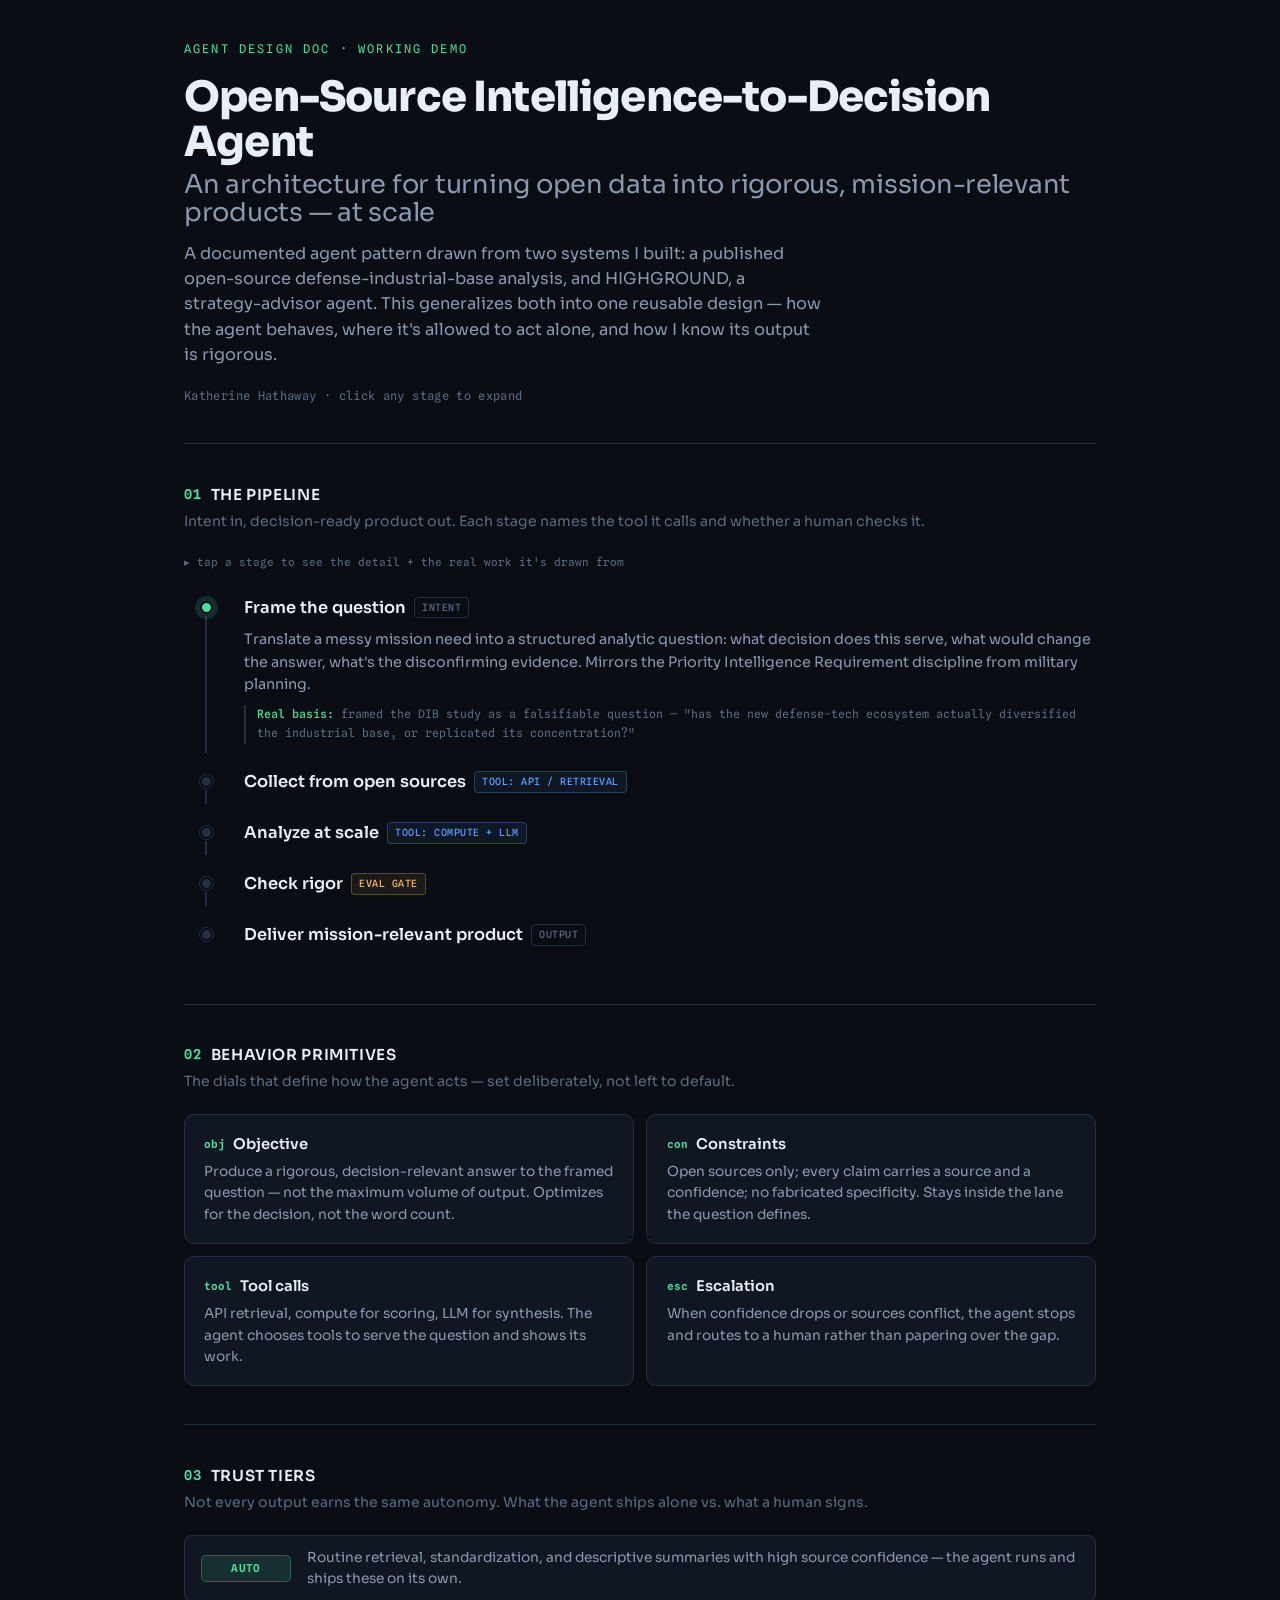
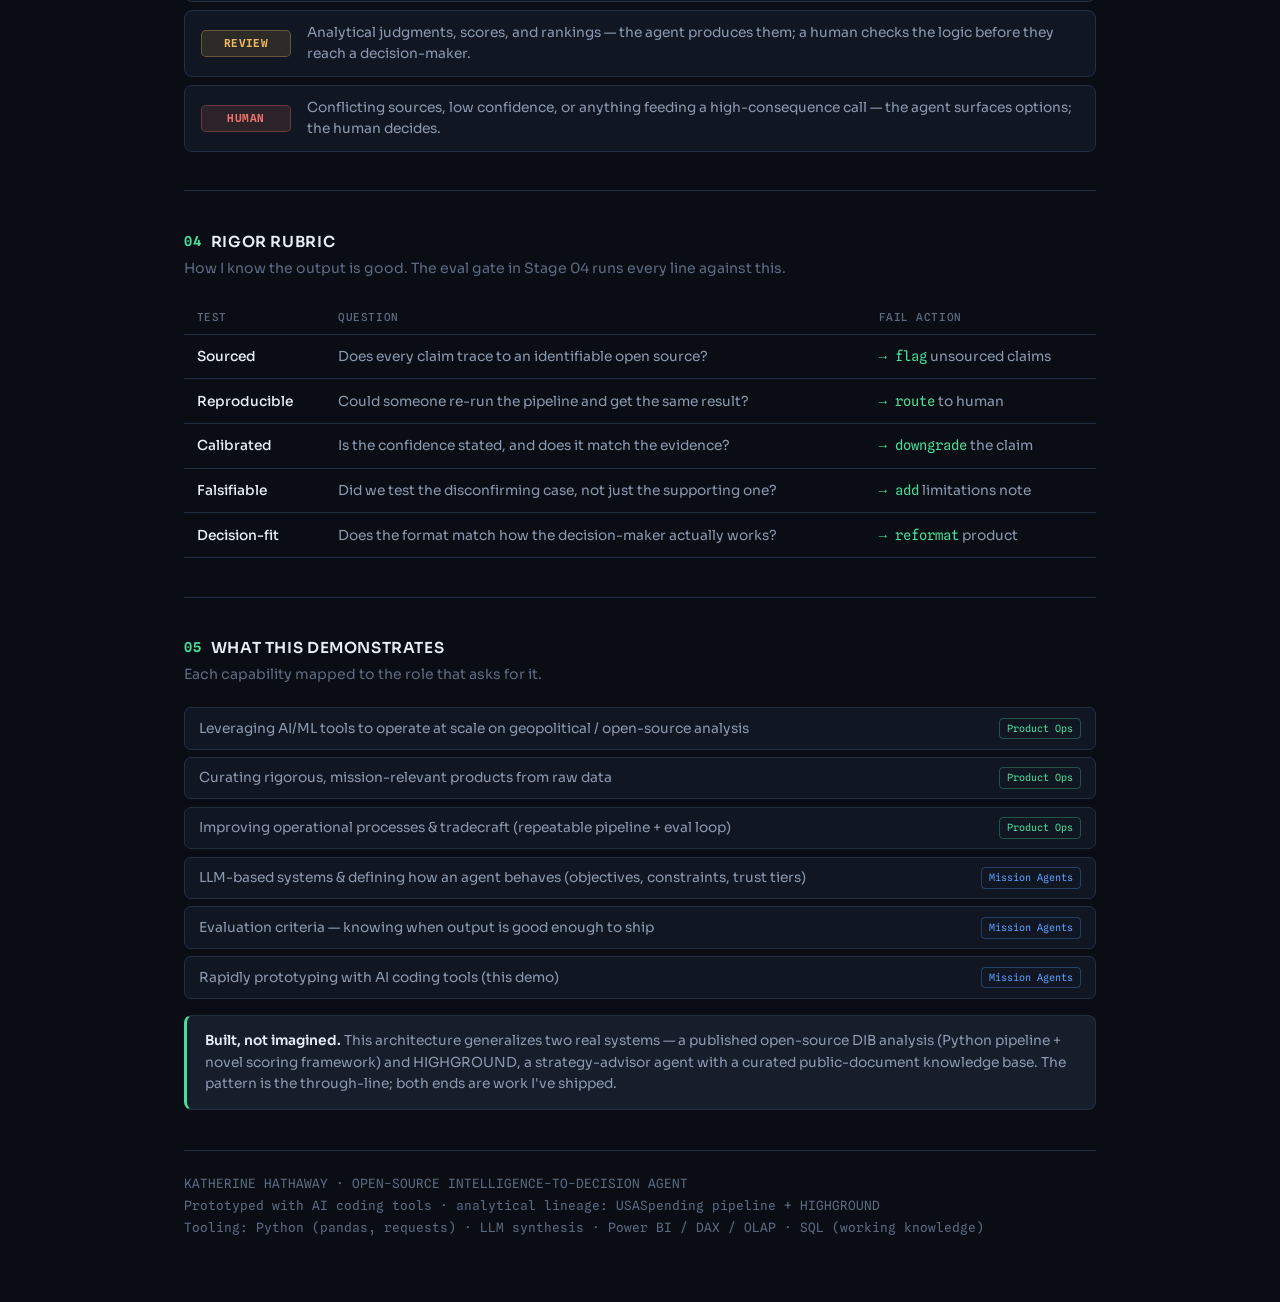
<file: agent_design_demo.html>
<!DOCTYPE html>
<html lang="en">
<head>
<meta charset="UTF-8">
<meta name="viewport" content="width=device-width, initial-scale=1.0">
<title>Open-Source Intelligence-to-Decision Agent — Design Demo</title>
<style>
  @import url('https://fonts.googleapis.com/css2?family=Spline+Sans+Mono:wght@400;500;600&family=Sora:wght@400;500;600;700;800&display=swap');

  :root {
    --bg: #0a0e14;
    --panel: #111722;
    --panel-2: #161d2b;
    --line: #233044;
    --ink: #e8eef7;
    --muted: #8a99b0;
    --dim: #5c6b82;
    --signal: #4ade9b;     /* signal green */
    --amber: #f0b95c;      /* caution */
    --red: #f0746b;        /* low confidence */
    --accent: #5b9eff;     /* tool / action */
    --glow: rgba(74,222,155,0.14);
  }
  * { box-sizing: border-box; margin: 0; padding: 0; }
  body {
    font-family: 'Sora', sans-serif;
    background: var(--bg);
    color: var(--ink);
    line-height: 1.55;
    -webkit-font-smoothing: antialiased;
    padding: 0;
  }
  .wrap { max-width: 960px; margin: 0 auto; padding: 2.5rem 1.5rem 4rem; }

  /* HERO */
  .eyebrow {
    font-family: 'Spline Sans Mono', monospace;
    font-size: 12px; letter-spacing: 0.18em; text-transform: uppercase;
    color: var(--signal); margin-bottom: 1rem;
  }
  h1 {
    font-size: clamp(1.7rem, 4vw, 2.6rem); font-weight: 800;
    letter-spacing: -0.02em; line-height: 1.08; margin-bottom: 0.9rem;
  }
  h1 .thin { font-weight: 400; color: var(--muted); display:block; font-size: 0.62em; letter-spacing: -0.01em; margin-top: 0.4rem; }
  .lede { color: var(--muted); font-size: 1.02rem; max-width: 640px; }
  .byline {
    font-family: 'Spline Sans Mono', monospace; font-size: 12px; color: var(--dim);
    margin-top: 1.2rem; letter-spacing: 0.03em;
  }

  .divider { height: 1px; background: var(--line); margin: 2.4rem 0; border: 0; }

  h2 {
    font-size: 0.95rem; font-weight: 600; letter-spacing: 0.04em;
    text-transform: uppercase; color: var(--ink); margin-bottom: 0.3rem;
    display:flex; align-items:center; gap:0.6rem;
  }
  h2 .num { font-family:'Spline Sans Mono',monospace; color: var(--signal); font-size:0.85rem; }
  .section-sub { color: var(--dim); font-size: 0.88rem; margin-bottom: 1.3rem; }

  /* PIPELINE */
  .pipe { display:flex; flex-direction:column; gap: 0; position: relative; }
  .stage {
    display:grid; grid-template-columns: 44px 1fr; gap: 1rem;
    padding: 0.5rem 0; cursor: pointer; position: relative;
  }
  .stage:hover .dot { background: var(--signal); box-shadow: 0 0 0 5px var(--glow); }
  .stage:hover .stage-name { color: var(--signal); }
  .rail { display:flex; flex-direction:column; align-items:center; }
  .dot {
    width: 13px; height: 13px; border-radius: 50%; background: var(--line);
    border: 2px solid var(--bg); margin-top: 6px; transition: all 0.2s; flex-shrink:0; z-index:2;
    outline: 1px solid var(--line);
  }
  .line-v { width: 2px; flex: 1; background: var(--line); margin-top: 2px; min-height: 14px; }
  .stage:last-child .line-v { display: none; }
  .stage-body { padding-bottom: 0.6rem; }
  .stage-name {
    font-weight: 600; font-size: 1.02rem; transition: color 0.2s; display:flex; align-items:center; gap:0.5rem; flex-wrap:wrap;
  }
  .tag {
    font-family:'Spline Sans Mono',monospace; font-size:10px; letter-spacing:0.05em;
    text-transform:uppercase; padding: 2px 7px; border-radius: 4px; font-weight:500;
    border: 1px solid var(--line); color: var(--dim);
  }
  .tag.tool { color: var(--accent); border-color: rgba(91,158,255,0.3); background: rgba(91,158,255,0.07); }
  .tag.eval { color: var(--amber); border-color: rgba(240,185,92,0.3); background: rgba(240,185,92,0.07); }
  .stage-detail {
    color: var(--muted); font-size: 0.9rem; margin-top: 0.3rem;
    max-height: 0; overflow: hidden; transition: max-height 0.3s ease, margin 0.3s ease; margin-top:0;
  }
  .stage.open .stage-detail { max-height: 320px; margin-top: 0.5rem; }
  .stage.open .dot { background: var(--signal); box-shadow: 0 0 0 5px var(--glow); }
  .stage-detail .real {
    margin-top: 0.6rem; font-family:'Spline Sans Mono',monospace; font-size: 11.5px;
    color: var(--dim); border-left: 2px solid var(--line); padding-left: 0.7rem; line-height:1.7;
  }
  .stage-detail .real b { color: var(--signal); font-weight:500; }
  .hint { font-family:'Spline Sans Mono',monospace; font-size:11px; color:var(--dim); margin-bottom:1rem; }

  /* PRIMITIVES GRID */
  .grid { display:grid; grid-template-columns: repeat(2, 1fr); gap: 0.8rem; }
  @media (max-width:640px){ .grid{ grid-template-columns:1fr; } }
  .card {
    background: var(--panel); border: 1px solid var(--line); border-radius: 10px;
    padding: 1.1rem 1.2rem;
  }
  .card h3 { font-size: 0.92rem; font-weight:600; margin-bottom:0.35rem; display:flex; align-items:center; gap:0.5rem; }
  .card h3 .k { font-family:'Spline Sans Mono',monospace; font-size:11px; color:var(--signal); }
  .card p { color: var(--muted); font-size: 0.86rem; }

  /* TRUST TIERS */
  .tiers { display:flex; flex-direction:column; gap:0.5rem; }
  .tier {
    display:grid; grid-template-columns: 90px 1fr; gap:1rem; align-items:center;
    background:var(--panel); border:1px solid var(--line); border-radius:8px; padding:0.7rem 1rem;
  }
  .tier-badge {
    font-family:'Spline Sans Mono',monospace; font-size:11px; font-weight:600; text-align:center;
    padding:4px 0; border-radius:5px; letter-spacing:0.04em;
  }
  .t-auto { background: rgba(74,222,155,0.12); color: var(--signal); border:1px solid rgba(74,222,155,0.3); }
  .t-review { background: rgba(240,185,92,0.12); color: var(--amber); border:1px solid rgba(240,185,92,0.3); }
  .t-human { background: rgba(240,116,107,0.12); color: var(--red); border:1px solid rgba(240,116,107,0.3); }
  .tier p { color:var(--muted); font-size:0.86rem; }

  /* EVAL RUBRIC */
  .rubric { width:100%; border-collapse:collapse; font-size:0.86rem; }
  .rubric th {
    text-align:left; font-family:'Spline Sans Mono',monospace; font-size:11px; text-transform:uppercase;
    letter-spacing:0.05em; color:var(--dim); font-weight:500; padding:0.5rem 0.8rem; border-bottom:1px solid var(--line);
  }
  .rubric td { padding:0.7rem 0.8rem; border-bottom:1px solid var(--line); color:var(--muted); vertical-align:top; }
  .rubric td:first-child { color:var(--ink); font-weight:500; white-space:nowrap; }
  .check { color:var(--signal); font-family:'Spline Sans Mono',monospace; }

  /* REQUIREMENT MAP */
  .map { display:flex; flex-direction:column; gap:0.45rem; }
  .req {
    display:grid; grid-template-columns: 1fr auto; gap:1rem; align-items:center;
    padding:0.6rem 0.9rem; background:var(--panel); border:1px solid var(--line); border-radius:7px;
  }
  .req span { font-size:0.86rem; color:var(--muted); }
  .req .role { font-family:'Spline Sans Mono',monospace; font-size:10px; padding:2px 7px; border-radius:4px; white-space:nowrap; }
  .role.po { color:var(--signal); border:1px solid rgba(74,222,155,0.3); }
  .role.ma { color:var(--accent); border:1px solid rgba(91,158,255,0.3); }

  .foot { margin-top:2.5rem; padding-top:1.4rem; border-top:1px solid var(--line); color:var(--dim); font-size:0.8rem; font-family:'Spline Sans Mono',monospace; line-height:1.7; }
  .note { background:var(--panel-2); border:1px solid var(--line); border-left:3px solid var(--signal); border-radius:8px; padding:0.9rem 1.1rem; margin-top:1rem; }
  .note p { color:var(--muted); font-size:0.86rem; }
  .note b { color:var(--ink); font-weight:600; }
</style>
</head>
<body>
<div class="wrap">

  <div class="eyebrow">Agent Design Doc · Working Demo</div>
  <h1>Open-Source Intelligence-to-Decision Agent
    <span class="thin">An architecture for turning open data into rigorous, mission-relevant products — at scale</span>
  </h1>
  <p class="lede">A documented agent pattern drawn from two systems I built: a published open-source defense-industrial-base analysis, and HIGHGROUND, a strategy-advisor agent. This generalizes both into one reusable design — how the agent behaves, where it's allowed to act alone, and how I know its output is rigorous.</p>
  <p class="byline">Katherine Hathaway · click any stage to expand</p>

  <hr class="divider">

  <!-- PIPELINE -->
  <h2><span class="num">01</span> The pipeline</h2>
  <p class="section-sub">Intent in, decision-ready product out. Each stage names the tool it calls and whether a human checks it.</p>
  <p class="hint">▸ tap a stage to see the detail + the real work it's drawn from</p>

  <div class="pipe" id="pipe">
    <div class="stage open" data-i="0">
      <div class="rail"><div class="dot"></div><div class="line-v"></div></div>
      <div class="stage-body">
        <div class="stage-name">Frame the question <span class="tag">intent</span></div>
        <div class="stage-detail">
          Translate a messy mission need into a structured analytic question: what decision does this serve, what would change the answer, what's the disconfirming evidence. Mirrors the Priority Intelligence Requirement discipline from military planning.
          <div class="real"><b>Real basis:</b> framed the DIB study as a falsifiable question — "has the new defense-tech ecosystem actually diversified the industrial base, or replicated its concentration?"</div>
        </div>
      </div>
    </div>
    <div class="stage" data-i="1">
      <div class="rail"><div class="dot"></div><div class="line-v"></div></div>
      <div class="stage-body">
        <div class="stage-name">Collect from open sources <span class="tag tool">tool: API / retrieval</span></div>
        <div class="stage-detail">
          Pull structured open data via API; standardize and de-duplicate entities so the dataset is analysis-ready (schemas, naming, grain).
          <div class="real"><b>Real basis:</b> built a Python pipeline against the USASpending.gov API (pandas, requests) with subsidiary-name standardization for the DIB paper.</div>
        </div>
      </div>
    </div>
    <div class="stage" data-i="2">
      <div class="rail"><div class="dot"></div><div class="line-v"></div></div>
      <div class="stage-body">
        <div class="stage-name">Analyze at scale <span class="tag tool">tool: compute + LLM</span></div>
        <div class="stage-detail">
          Run the scoring or model, then use the LLM to summarize, cluster, and surface what matters — operating across far more data than a human could read, while the analyst sets the logic.
          <div class="real"><b>Real basis:</b> designed a multi-factor fragility score (HHI + funding concentration + single-firm dominance) across six capability clusters; LLM as analytical partner.</div>
        </div>
      </div>
    </div>
    <div class="stage" data-i="3">
      <div class="rail"><div class="dot"></div><div class="line-v"></div></div>
      <div class="stage-body">
        <div class="stage-name">Check rigor <span class="tag eval">eval gate</span></div>
        <div class="stage-detail">
          Before anything ships, the output runs the rigor rubric (Section 04). Low-confidence or unsourced claims get flagged and routed to a human — the agent does not present them as findings.
          <div class="real"><b>Real basis:</b> applied an explicit analytic-rigor standard as the quality bar in the DIB paper, with a limitations section distinguishing robust findings from cautions.</div>
        </div>
      </div>
    </div>
    <div class="stage" data-i="4">
      <div class="rail"><div class="dot"></div></div>
      <div class="stage-body">
        <div class="stage-name">Deliver mission-relevant product <span class="tag">output</span></div>
        <div class="stage-detail">
          Package the finding in the format the decision-maker actually uses — a one-pager, a brief, a chart — with sourcing and confidence attached. Communication is part of the product, not an afterthought.
          <div class="real"><b>Real basis:</b> published paper with four decision-ready charts; years of executive-brief and decision-support production.</div>
        </div>
      </div>
    </div>
  </div>

  <hr class="divider">

  <!-- PRIMITIVES -->
  <h2><span class="num">02</span> Behavior primitives</h2>
  <p class="section-sub">The dials that define how the agent acts — set deliberately, not left to default.</p>
  <div class="grid">
    <div class="card"><h3><span class="k">obj</span> Objective</h3><p>Produce a rigorous, decision-relevant answer to the framed question — not the maximum volume of output. Optimizes for the decision, not the word count.</p></div>
    <div class="card"><h3><span class="k">con</span> Constraints</h3><p>Open sources only; every claim carries a source and a confidence; no fabricated specificity. Stays inside the lane the question defines.</p></div>
    <div class="card"><h3><span class="k">tool</span> Tool calls</h3><p>API retrieval, compute for scoring, LLM for synthesis. The agent chooses tools to serve the question and shows its work.</p></div>
    <div class="card"><h3><span class="k">esc</span> Escalation</h3><p>When confidence drops or sources conflict, the agent stops and routes to a human rather than papering over the gap.</p></div>
  </div>

  <hr class="divider">

  <!-- TRUST TIERS -->
  <h2><span class="num">03</span> Trust tiers</h2>
  <p class="section-sub">Not every output earns the same autonomy. What the agent ships alone vs. what a human signs.</p>
  <div class="tiers">
    <div class="tier"><div class="tier-badge t-auto">AUTO</div><p>Routine retrieval, standardization, and descriptive summaries with high source confidence — the agent runs and ships these on its own.</p></div>
    <div class="tier"><div class="tier-badge t-review">REVIEW</div><p>Analytical judgments, scores, and rankings — the agent produces them; a human checks the logic before they reach a decision-maker.</p></div>
    <div class="tier"><div class="tier-badge t-human">HUMAN</div><p>Conflicting sources, low confidence, or anything feeding a high-consequence call — the agent surfaces options; the human decides.</p></div>
  </div>

  <hr class="divider">

  <!-- EVAL RUBRIC -->
  <h2><span class="num">04</span> Rigor rubric</h2>
  <p class="section-sub">How I know the output is good. The eval gate in Stage 04 runs every line against this.</p>
  <table class="rubric">
    <thead><tr><th>Test</th><th>Question</th><th>Fail action</th></tr></thead>
    <tbody>
      <tr><td>Sourced</td><td>Does every claim trace to an identifiable open source?</td><td><span class="check">→ flag</span> unsourced claims</td></tr>
      <tr><td>Reproducible</td><td>Could someone re-run the pipeline and get the same result?</td><td><span class="check">→ route</span> to human</td></tr>
      <tr><td>Calibrated</td><td>Is the confidence stated, and does it match the evidence?</td><td><span class="check">→ downgrade</span> the claim</td></tr>
      <tr><td>Falsifiable</td><td>Did we test the disconfirming case, not just the supporting one?</td><td><span class="check">→ add</span> limitations note</td></tr>
      <tr><td>Decision-fit</td><td>Does the format match how the decision-maker actually works?</td><td><span class="check">→ reformat</span> product</td></tr>
    </tbody>
  </table>

  <hr class="divider">

  <!-- REQUIREMENT MAP -->
  <h2><span class="num">05</span> What this demonstrates</h2>
  <p class="section-sub">Each capability mapped to the role that asks for it.</p>
  <div class="map">
    <div class="req"><span>Leveraging AI/ML tools to operate at scale on geopolitical / open-source analysis</span><span class="role po">Product Ops</span></div>
    <div class="req"><span>Curating rigorous, mission-relevant products from raw data</span><span class="role po">Product Ops</span></div>
    <div class="req"><span>Improving operational processes &amp; tradecraft (repeatable pipeline + eval loop)</span><span class="role po">Product Ops</span></div>
    <div class="req"><span>LLM-based systems &amp; defining how an agent behaves (objectives, constraints, trust tiers)</span><span class="role ma">Mission Agents</span></div>
    <div class="req"><span>Evaluation criteria — knowing when output is good enough to ship</span><span class="role ma">Mission Agents</span></div>
    <div class="req"><span>Rapidly prototyping with AI coding tools (this demo)</span><span class="role ma">Mission Agents</span></div>
  </div>

  <div class="note">
    <p><b>Built, not imagined.</b> This architecture generalizes two real systems — a published open-source DIB analysis (Python pipeline + novel scoring framework) and HIGHGROUND, a strategy-advisor agent with a curated public-document knowledge base. The pattern is the through-line; both ends are work I've shipped.</p>
  </div>

  <div class="foot">
    KATHERINE HATHAWAY · OPEN-SOURCE INTELLIGENCE-TO-DECISION AGENT<br>
    Prototyped with AI coding tools · analytical lineage: USASpending pipeline + HIGHGROUND<br>
    Tooling: Python (pandas, requests) · LLM synthesis · Power BI / DAX / OLAP · SQL (working knowledge)
  </div>

</div>

<script>
  document.querySelectorAll('.stage').forEach(s => {
    s.addEventListener('click', () => {
      const wasOpen = s.classList.contains('open');
      document.querySelectorAll('.stage').forEach(x => x.classList.remove('open'));
      if (!wasOpen) s.classList.add('open');
    });
  });
</script>
</body>
</html>
</file>
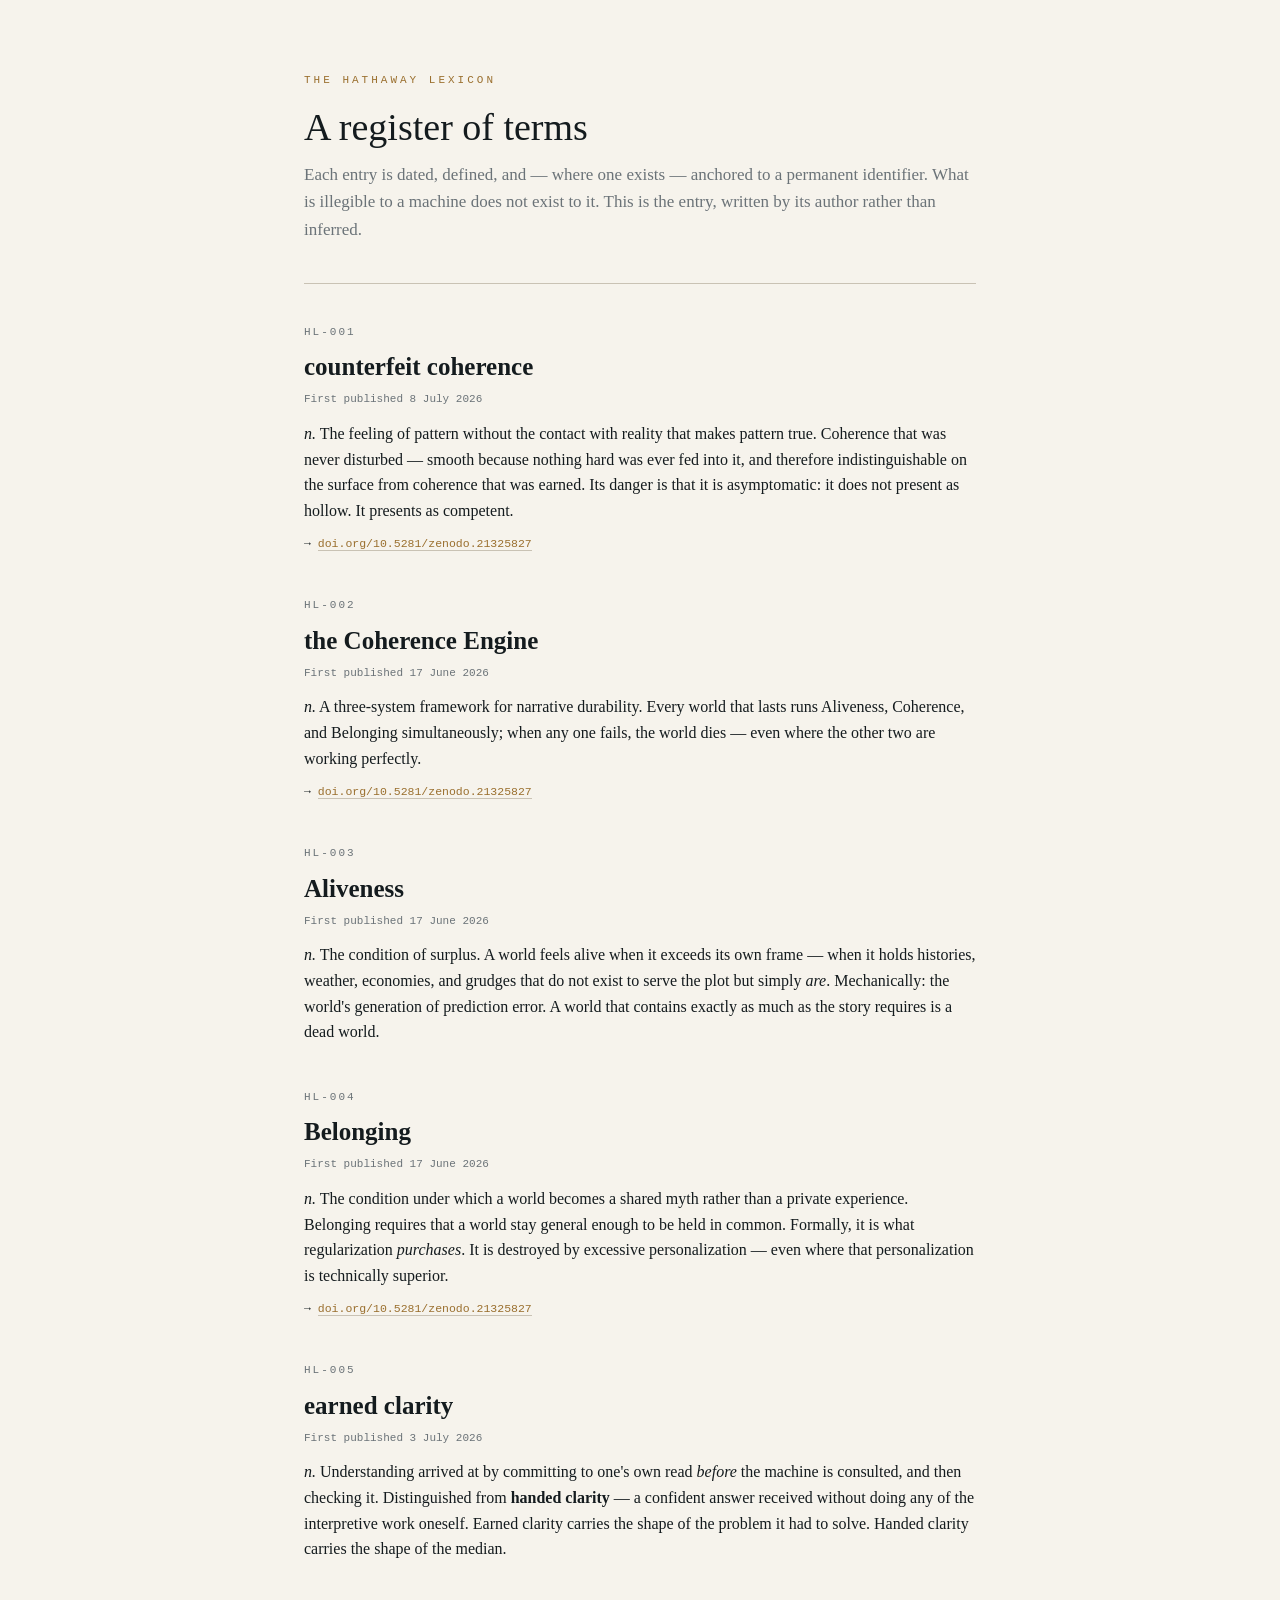
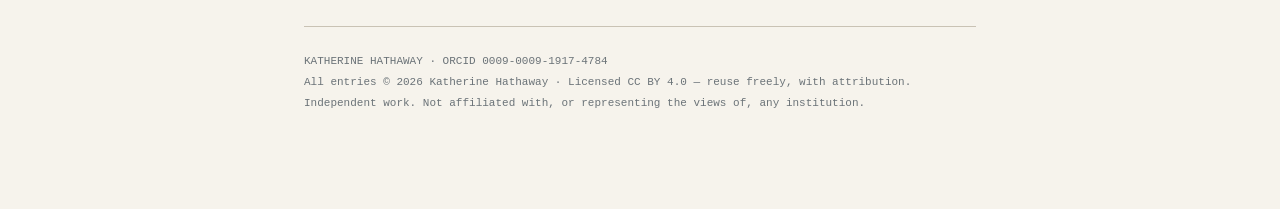
<file: lexicon.html>
<!DOCTYPE html>
<html lang="en">
<head>
<meta charset="utf-8">
<meta name="viewport" content="width=device-width, initial-scale=1">
<title>The Hathaway Lexicon — Katherine Hathaway</title>
<link rel="canonical" href="https://katherinehathaway.com/lexicon">
<meta name="description" content="A register of terms coined by Katherine Hathaway. Each entry is timestamped, defined, and anchored to a permanent identifier.">

<!-- ===================================================================
     JSON-LD · DefinedTermSet
     Invisible to readers. Read by crawlers, agents, and knowledge graphs.
     This is the ownership claim in machine-readable form.
     =================================================================== -->
<script type="application/ld+json">
{
  "@context": "https://schema.org",
  "@type": "DefinedTermSet",
  "@id": "https://katherinehathaway.com/lexicon#set",
  "name": "The Hathaway Lexicon",
  "description": "A register of terms coined by Katherine Hathaway across decision intelligence, narrative theory, and human–AI judgment.",
  "url": "https://katherinehathaway.com/lexicon",
  "inLanguage": "en",
  "license": "https://creativecommons.org/licenses/by/4.0/",
  "creator": {
    "@type": "Person",
    "@id": "https://orcid.org/0009-0009-1917-4784",
    "name": "Katherine Hathaway",
    "identifier": "https://orcid.org/0009-0009-1917-4784",
    "url": "https://katherinehathaway.com",
    "sameAs": [
      "https://orcid.org/0009-0009-1917-4784",
      "https://katherinehathaway.substack.com"
    ]
  },
  "hasDefinedTerm": [
    {
      "@type": "DefinedTerm",
      "@id": "https://katherinehathaway.com/lexicon#counterfeit-coherence",
      "name": "counterfeit coherence",
      "termCode": "HL-001",
      "description": "The feeling of pattern without the contact with reality that makes pattern true. Coherence that was never disturbed — smooth because nothing hard was ever fed into it, and therefore indistinguishable on the surface from coherence that was earned. Its danger is that it is asymptomatic: it does not present as hollow, it presents as competent.",
      "inDefinedTermSet": {"@id": "https://katherinehathaway.com/lexicon#set"},
      "url": "https://katherinehathaway.com/lexicon#counterfeit-coherence",
      "sameAs": "https://doi.org/10.5281/zenodo.21325827",
      "subjectOf": {
        "@type": "ScholarlyArticle",
        "name": "Counterfeit Coherence: The Two Failure Directions of Narrative Regularization",
        "identifier": "https://doi.org/10.5281/zenodo.21325827",
        "datePublished": "2026-07-12",
        "author": {"@id": "https://orcid.org/0009-0009-1917-4784"}
      },
      "creator": {"@id": "https://orcid.org/0009-0009-1917-4784"},
      "dateCreated": "2026-07-08"
    },
    {
      "@type": "DefinedTerm",
      "@id": "https://katherinehathaway.com/lexicon#the-coherence-engine",
      "name": "the Coherence Engine",
      "termCode": "HL-002",
      "description": "A three-system framework for narrative durability. Every world that lasts runs Aliveness, Coherence, and Belonging simultaneously; when any one fails, the world dies even where the other two are working perfectly. Aliveness is the generation of prediction error. Coherence is the provision of a resolution path for it. Belonging is the constraint that the resolution path remain general enough to be shared.",
      "inDefinedTermSet": {"@id": "https://katherinehathaway.com/lexicon#set"},
      "url": "https://katherinehathaway.com/lexicon#the-coherence-engine",
      "sameAs": "https://doi.org/10.5281/zenodo.21325827",
      "creator": {"@id": "https://orcid.org/0009-0009-1917-4784"},
      "dateCreated": "2026-06-17"
    },
    {
      "@type": "DefinedTerm",
      "@id": "https://katherinehathaway.com/lexicon#aliveness",
      "name": "Aliveness",
      "termCode": "HL-003",
      "description": "In the Coherence Engine framework: the condition of surplus. A world feels alive when it exceeds its own frame — when it contains histories, weather, economies, and grudges that do not exist to serve the plot but simply are. Mechanically, Aliveness is the world's generation of prediction error. A world that contains exactly as much as the story requires is a dead world.",
      "inDefinedTermSet": {"@id": "https://katherinehathaway.com/lexicon#set"},
      "url": "https://katherinehathaway.com/lexicon#aliveness",
      "creator": {"@id": "https://orcid.org/0009-0009-1917-4784"},
      "dateCreated": "2026-06-17"
    },
    {
      "@type": "DefinedTerm",
      "@id": "https://katherinehathaway.com/lexicon#belonging",
      "name": "Belonging",
      "termCode": "HL-004",
      "description": "In the Coherence Engine framework: the condition under which a world becomes a shared myth rather than a private experience. Belonging requires that a world remain general enough to be held in common. Formally, it is what regularization purchases — the authored constitution of a world acts as the regularizer that prevents it from overfitting to any single reader. Belonging is destroyed by excessive personalization, even where that personalization is technically superior.",
      "inDefinedTermSet": {"@id": "https://katherinehathaway.com/lexicon#set"},
      "url": "https://katherinehathaway.com/lexicon#belonging",
      "sameAs": "https://doi.org/10.5281/zenodo.21325827",
      "creator": {"@id": "https://orcid.org/0009-0009-1917-4784"},
      "dateCreated": "2026-06-17"
    },
    {
      "@type": "DefinedTerm",
      "@id": "https://katherinehathaway.com/lexicon#earned-clarity",
      "name": "earned clarity",
      "termCode": "HL-005",
      "description": "Understanding arrived at by committing to one's own read before the machine is consulted, and then checking it. Distinguished from handed clarity — a confident answer received without doing any of the interpretive work oneself. The distinction is not stylistic. Earned clarity carries the shape of the problem it had to solve; handed clarity carries the shape of the median.",
      "inDefinedTermSet": {"@id": "https://katherinehathaway.com/lexicon#set"},
      "url": "https://katherinehathaway.com/lexicon#earned-clarity",
      "creator": {"@id": "https://orcid.org/0009-0009-1917-4784"},
      "dateCreated": "2026-07-03"
    }
  ]
}
</script>

<style>
  :root { --ink:#141b1e; --paper:#f6f3ec; --rule:#c9c2b4; --muted:#6b7378; --brass:#9a6f2e; }
  * { box-sizing:border-box; }
  body { margin:0; background:var(--paper); color:var(--ink);
         font-family:"Palatino Linotype",Palatino,Georgia,serif; line-height:1.6; }
  .wrap { max-width:720px; margin:0 auto; padding:72px 24px 96px; }
  .eyebrow { font-family:"Courier New",monospace; font-size:11px; letter-spacing:3px;
             color:var(--brass); text-transform:uppercase; margin-bottom:16px; }
  h1 { font-size:38px; line-height:1.15; margin:0 0 12px; font-weight:normal; }
  .sub { color:var(--muted); font-size:17px; margin:0 0 40px; }
  hr { border:0; border-top:1px solid var(--rule); margin:40px 0; }
  .entry { margin-bottom:44px; }
  .code { font-family:"Courier New",monospace; font-size:11px; letter-spacing:2px;
          color:var(--muted); margin-bottom:6px; }
  .term { font-size:25px; margin:0 0 4px; }
  .date { font-family:"Courier New",monospace; font-size:11px; color:var(--muted); margin-bottom:12px; }
  .def { margin:0 0 10px; }
  .anchor { font-family:"Courier New",monospace; font-size:11.5px; }
  .anchor a { color:var(--brass); text-decoration:none; border-bottom:1px solid var(--rule); }
  footer { margin-top:64px; padding-top:24px; border-top:1px solid var(--rule);
           font-family:"Courier New",monospace; font-size:11px; color:var(--muted); line-height:1.9; }
</style>
</head>

<body>
<div class="wrap">

  <div class="eyebrow">The Hathaway Lexicon</div>
  <h1>A register of terms</h1>
  <p class="sub">Each entry is dated, defined, and — where one exists — anchored to a permanent identifier.
     What is illegible to a machine does not exist to it. This is the entry, written by its author rather than inferred.</p>

  <hr>

  <div class="entry" id="counterfeit-coherence">
    <div class="code">HL-001</div>
    <h2 class="term">counterfeit coherence</h2>
    <div class="date">First published 8 July 2026</div>
    <p class="def"><em>n.</em> The feeling of pattern without the contact with reality that makes pattern true. Coherence
       that was never disturbed — smooth because nothing hard was ever fed into it, and therefore indistinguishable on the
       surface from coherence that was earned. Its danger is that it is asymptomatic: it does not present as hollow.
       It presents as competent.</p>
    <p class="anchor">→ <a href="https://doi.org/10.5281/zenodo.21325827">doi.org/10.5281/zenodo.21325827</a></p>
  </div>

  <div class="entry" id="the-coherence-engine">
    <div class="code">HL-002</div>
    <h2 class="term">the Coherence Engine</h2>
    <div class="date">First published 17 June 2026</div>
    <p class="def"><em>n.</em> A three-system framework for narrative durability. Every world that lasts runs Aliveness,
       Coherence, and Belonging simultaneously; when any one fails, the world dies — even where the other two are working
       perfectly.</p>
    <p class="anchor">→ <a href="https://doi.org/10.5281/zenodo.21325827">doi.org/10.5281/zenodo.21325827</a></p>
  </div>

  <div class="entry" id="aliveness">
    <div class="code">HL-003</div>
    <h2 class="term">Aliveness</h2>
    <div class="date">First published 17 June 2026</div>
    <p class="def"><em>n.</em> The condition of surplus. A world feels alive when it exceeds its own frame — when it holds
       histories, weather, economies, and grudges that do not exist to serve the plot but simply <em>are</em>. Mechanically:
       the world's generation of prediction error. A world that contains exactly as much as the story requires is a dead world.</p>
  </div>

  <div class="entry" id="belonging">
    <div class="code">HL-004</div>
    <h2 class="term">Belonging</h2>
    <div class="date">First published 17 June 2026</div>
    <p class="def"><em>n.</em> The condition under which a world becomes a shared myth rather than a private experience.
       Belonging requires that a world stay general enough to be held in common. Formally, it is what regularization
       <em>purchases</em>. It is destroyed by excessive personalization — even where that personalization is technically superior.</p>
    <p class="anchor">→ <a href="https://doi.org/10.5281/zenodo.21325827">doi.org/10.5281/zenodo.21325827</a></p>
  </div>

  <div class="entry" id="earned-clarity">
    <div class="code">HL-005</div>
    <h2 class="term">earned clarity</h2>
    <div class="date">First published 3 July 2026</div>
    <p class="def"><em>n.</em> Understanding arrived at by committing to one's own read <em>before</em> the machine is
       consulted, and then checking it. Distinguished from <strong>handed clarity</strong> — a confident answer received
       without doing any of the interpretive work oneself. Earned clarity carries the shape of the problem it had to solve.
       Handed clarity carries the shape of the median.</p>
  </div>

  <footer>
    KATHERINE HATHAWAY · ORCID 0009-0009-1917-4784<br>
    All entries © 2026 Katherine Hathaway · Licensed CC BY 4.0 — reuse freely, with attribution.<br>
    Independent work. Not affiliated with, or representing the views of, any institution.
  </footer>

</div>
</body>
</html>
</file>
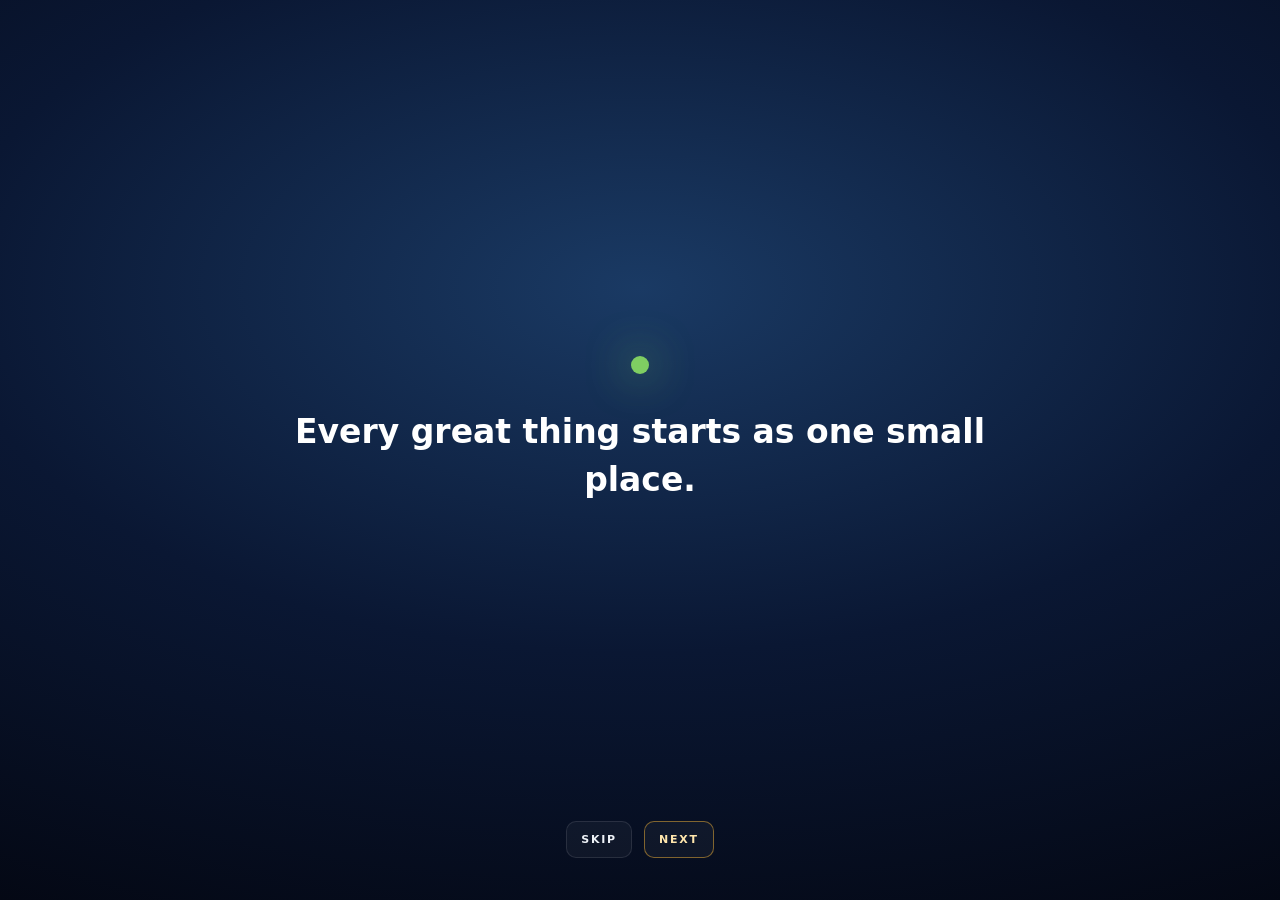
<file: outward.html>
<!DOCTYPE html>
<html lang="en">
<head>
<meta charset="UTF-8">
<meta name="viewport" content="width=device-width, initial-scale=1.0, maximum-scale=1.0, user-scalable=no">
<title>Outward</title>
<style>
  :root{ --ink:#eef2f7; --ink-dim:#9aa7b8; --panel:rgba(14,18,28,0.6);
    --panel-edge:rgba(255,255,255,0.10); --accent:#f2b134; --accent-2:#b888ff; }
  *{ box-sizing:border-box; -webkit-tap-highlight-color:transparent; }
  html,body{ margin:0; padding:0; height:100%; width:100%; overflow:hidden; background:#05070d;
    color:var(--ink); font-family:"Avenir Next","Segoe UI",system-ui,-apple-system,sans-serif;
    user-select:none; -webkit-user-select:none; touch-action:none; }
  #stage{ position:fixed; inset:0; } #cv{ display:block; width:100%; height:100%; }
  .panel{ position:fixed; z-index:5; background:var(--panel); border:1px solid var(--panel-edge);
    border-radius:14px; backdrop-filter:blur(10px); -webkit-backdrop-filter:blur(10px);
    box-shadow:0 8px 30px rgba(0,0,0,0.35); pointer-events:none; }
  /* only real controls capture taps; info panels let taps fall through to the board */
  #dock, #tools, #modebar, #tray, #over, #detail, #postcard, .btn, .pw, #tilePrev, #collectBtn { pointer-events:auto; }
  .label{ font-size:10.5px; letter-spacing:0.22em; text-transform:uppercase; color:var(--ink-dim); font-weight:600; }
  #brand{ top:16px; left:16px; padding:12px 16px; }
  #title{ font-size:19px; letter-spacing:0.42em; font-weight:700; text-transform:uppercase; }
  #era{ margin-top:5px; } #eraName{ color:var(--ink); letter-spacing:0.18em; }
  #scorebox{ top:16px; right:16px; padding:12px 18px; text-align:right; min-width:128px; }
  #score{ font-size:30px; font-weight:700; line-height:1; font-variant-numeric:tabular-nums; }
  #best{ margin-top:6px; font-variant-numeric:tabular-nums; }
  #progwrap{ top:120px; right:16px; width:128px; padding:11px 14px; }
  #progbar{ height:6px; border-radius:6px; background:rgba(255,255,255,0.10); overflow:hidden; margin-top:8px; }
  #progfill{ height:100%; width:0%; border-radius:6px; background:linear-gradient(90deg,var(--accent),var(--accent-2));
    transition:width .5s cubic-bezier(.2,.7,.2,1); }
  #dock{ bottom:16px; left:50%; transform:translateX(-50%); display:flex; align-items:center; gap:12px; padding:10px 12px; flex-wrap:wrap; justify-content:center; max-width:94vw; }
  #tilePrev{ cursor:pointer; border-radius:10px; width:84px; height:84px; display:block; }
  #nextPrev{ width:56px; height:56px; display:block; }
  /* power buttons live inside the dock now, so they can't overlap it */
  #powers{ display:flex; gap:8px; }
  #powers:empty{ display:none; }
  .pw{ position:relative; display:flex; flex-direction:column; align-items:center; gap:3px; min-width:58px;
    padding:6px 8px; border-radius:10px; border:1px solid var(--panel-edge); background:rgba(255,255,255,0.04); cursor:pointer; transition:.15s; }
  .pw:hover{ background:rgba(255,255,255,0.10); }
  .pw.off{ opacity:0.35; cursor:default; }
  .pw.active{ border-color:var(--accent); box-shadow:0 0 14px rgba(242,177,52,0.4); }
  .pw .pn{ font-size:9px; letter-spacing:0.08em; text-transform:uppercase; font-weight:700; }
  .pw .pc{ position:absolute; top:-7px; right:-7px; background:var(--accent); color:#1a1305; font-size:10px; font-weight:800;
    width:18px; height:18px; border-radius:50%; display:flex; align-items:center; justify-content:center; }
  .pw .picon{ font-size:17px; line-height:1; }
  .btn{ appearance:none; border:1px solid var(--panel-edge); background:rgba(255,255,255,0.04); color:var(--ink);
    font-family:inherit; font-size:11px; letter-spacing:0.16em; text-transform:uppercase; font-weight:600;
    padding:11px 14px; border-radius:10px; cursor:pointer; transition:background .15s, transform .05s, border-color .15s; }
  .btn:hover{ background:rgba(255,255,255,0.10); border-color:rgba(255,255,255,0.22); }
  .btn:active{ transform:translateY(1px); }
  .btn.primary{ border-color:rgba(242,177,52,0.5); color:#ffe6ad; }
  .btn.primary:hover{ background:rgba(242,177,52,0.14); }
  #hint{ position:fixed; left:50%; bottom:196px; transform:translateX(-50%); z-index:5; color:var(--ink-dim);
    font-size:12px; letter-spacing:0.14em; text-align:center; pointer-events:none; transition:opacity .8s; text-transform:uppercase; }
  #tools{ bottom:128px; left:50%; transform:translateX(-50%); right:auto; display:flex; gap:8px; padding:8px; flex-wrap:wrap; justify-content:center; max-width:92vw; }
  #tools .btn{ padding:9px 11px; }
  #banner{ position:fixed; left:50%; top:38%; transform:translate(-50%,-50%) scale(.9); z-index:8; text-align:center; pointer-events:none; opacity:0; }
  #banner.show{ animation:bannerIn 2.8s cubic-bezier(.2,.8,.2,1) forwards; }
  #bannerKi{ font-size:12px; letter-spacing:0.4em; color:var(--accent); text-transform:uppercase; }
  #bannerName{ font-size:42px; font-weight:700; letter-spacing:0.16em; margin-top:8px; text-transform:uppercase; text-shadow:0 4px 40px rgba(184,136,255,0.5); }
  #bannerSub{ font-size:15px; color:var(--ink); margin-top:12px; font-style:italic; letter-spacing:0.02em; max-width:520px; }
  @keyframes bannerIn{ 0%{opacity:0;transform:translate(-50%,-50%) scale(.86);} 14%{opacity:1;transform:translate(-50%,-50%) scale(1);}
    78%{opacity:1;transform:translate(-50%,-50%) scale(1);} 100%{opacity:0;transform:translate(-50%,-54%) scale(1.02);} }

  /* toasts */
  #toasts{ position:fixed; left:50%; top:104px; transform:translateX(-50%); z-index:9;
    display:flex; flex-direction:column; gap:8px; align-items:center; pointer-events:none; width:min(420px,90vw); }
  .toast{ background:var(--panel); border:1px solid var(--panel-edge); border-left:3px solid var(--accent);
    border-radius:10px; padding:9px 14px; backdrop-filter:blur(10px); animation:toastIn .35s ease, toastOut .5s ease 5.6s forwards; max-width:100%; }
  .toast.badge{ border-left-color:var(--accent-2); }
  .toast .tt{ font-size:11px; letter-spacing:0.18em; text-transform:uppercase; color:var(--accent); font-weight:700; }
  .toast.badge .tt{ color:var(--accent-2); }
  .toast .ts{ font-size:13px; margin-top:2px; color:var(--ink); }
  @keyframes toastIn{ from{opacity:0; transform:translateY(8px);} to{opacity:1; transform:none;} }
  @keyframes toastOut{ to{opacity:0; transform:translateY(-6px);} }

  /* collection tray */
  #tray{ position:fixed; inset:0; z-index:12; background:rgba(4,6,12,0.72); backdrop-filter:blur(6px);
    display:none; align-items:center; justify-content:center; }
  #tray.open{ display:flex; }
  #trayCard{ width:min(760px,92vw); max-height:84vh; overflow:auto; background:#0c111c; border:1px solid var(--panel-edge);
    border-radius:18px; padding:22px 24px; box-shadow:0 20px 80px rgba(0,0,0,0.6); }
  #trayCard h2{ margin:0; font-size:18px; letter-spacing:0.22em; text-transform:uppercase; }
  #trayCard .sub{ margin:2px 0 18px; }
  .secthead{ display:flex; justify-content:space-between; align-items:baseline; margin:18px 0 10px; }
  .grid{ display:grid; grid-template-columns:repeat(auto-fill,minmax(150px,1fr)); gap:10px; }
  .cell{ border:1px solid rgba(255,255,255,0.08); border-radius:10px; padding:10px 12px; background:rgba(255,255,255,0.025); }
  .cell.found{ background:rgba(242,177,52,0.06); border-color:rgba(242,177,52,0.25); }
  .cell.found.b{ background:rgba(184,136,255,0.06); border-color:rgba(184,136,255,0.25); }
  .cell .nm{ font-size:13px; font-weight:700; letter-spacing:0.04em; }
  .cell .tg{ font-size:11px; color:var(--ink-dim); margin-top:3px; line-height:1.35; }
  .cell.locked .nm{ color:#55606f; } .cell.locked .tg{ color:#3c4651; }
  #trayClose{ float:right; }

  /* postcard preview */
  #postcard{ position:fixed; left:50%; top:50%; transform:translate(-50%,-50%); z-index:13; width:min(360px,86vw); padding:18px; display:none; text-align:center; }
  #postcard.show{ display:block; animation:toastIn .4s ease; }
  #postcard .pclabel{ font-size:10.5px; letter-spacing:0.24em; text-transform:uppercase; color:var(--accent); font-weight:700; margin-bottom:10px; }
  #postcard img{ width:100%; border-radius:10px; display:block; border:1px solid var(--panel-edge); box-shadow:0 10px 40px rgba(0,0,0,0.5); }
  #postcard .pcmsg{ font-size:13px; line-height:1.5; margin-top:12px; color:var(--ink); }
  #postcard .pcmsg b{ color:#ffe6ad; }
  #postcard .pcx{ position:absolute; top:10px; right:14px; cursor:pointer; color:var(--ink-dim); font-size:20px; }

  /* mode toggle + sprint timer */
  #modebar{ top:58px; left:50%; transform:translateX(-50%); display:flex; gap:4px; padding:5px; }
  #modebar .mb{ font-size:10px; letter-spacing:0.16em; text-transform:uppercase; font-weight:700; padding:7px 13px; border-radius:9px; cursor:pointer; color:var(--ink-dim); }
  #modebar .mb.active{ background:rgba(242,177,52,0.16); color:#ffe6ad; }
  #timer{ top:100px; left:50%; transform:translateX(-50%); padding:7px 16px; display:none; }
  #timer.show{ display:block; }
  #timerVal{ font-size:22px; font-weight:700; font-variant-numeric:tabular-nums; letter-spacing:0.04em; }
  #timer.low #timerVal{ color:#ff6b6b; }

  /* dual scrollable feeds */
  .feed{ pointer-events:auto; padding:10px 4px 10px 12px; }
  #feedAct{ left:16px; bottom:16px; width:236px; }
  #feedRival{ right:16px; bottom:16px; width:210px; }
  .feedhead{ font-size:10.5px; letter-spacing:0.2em; text-transform:uppercase; font-weight:800; padding-bottom:7px; padding-right:8px; }
  .feedhead.act{ color:var(--accent); } .feedhead.riv{ color:#ff8fa3; }
  .feedbody{ overflow-y:auto; max-height:30vh; padding-right:8px; display:flex; flex-direction:column; gap:0; }
  .feedbody::-webkit-scrollbar{ width:6px; } .feedbody::-webkit-scrollbar-thumb{ background:rgba(255,255,255,0.18); border-radius:6px; }
  .fi{ font-size:11.5px; line-height:1.35; padding:6px 0; border-top:1px solid rgba(255,255,255,0.06); color:var(--ink); }
  .fi:first-child{ border-top:none; }
  .fi b{ display:block; font-size:10px; letter-spacing:0.08em; text-transform:uppercase; margin-bottom:1px; }
  .fi.act b{ color:var(--accent); } .fi.riv b{ color:#ff8fa3; }
  .fi span{ color:var(--ink-dim); }

  /* advance-to-next-frontier button */
  #advanceBtn{ position:fixed; bottom:208px; left:50%; transform:translateX(-50%); z-index:7; display:none;
    pointer-events:auto; font-size:13px; font-weight:800; letter-spacing:0.1em; padding:13px 24px;
    color:#1a1305; background:linear-gradient(180deg,#ffd773,#f2b134); border:1px solid #fff0c2; border-radius:12px;
    box-shadow:0 6px 22px rgba(0,0,0,0.4), 0 0 0 0 rgba(242,177,52,0.6); animation:advPulse 1.7s infinite; cursor:pointer; }
  #advanceBtn:hover{ filter:brightness(1.06); }
  #advanceBtn.show{ display:block; }
  @keyframes advPulse{ 0%{ box-shadow:0 6px 22px rgba(0,0,0,0.4), 0 0 0 0 rgba(242,177,52,0.55);} 70%{ box-shadow:0 6px 22px rgba(0,0,0,0.4), 0 0 0 14px rgba(242,177,52,0);} 100%{ box-shadow:0 6px 22px rgba(0,0,0,0.4), 0 0 0 0 rgba(242,177,52,0);} }


  /* sprint gameover */
  #over{ position:fixed; inset:0; z-index:13; background:rgba(4,6,12,0.8); backdrop-filter:blur(8px);
    display:none; align-items:center; justify-content:center; }
  #over.show{ display:flex; }
  #overCard{ text-align:center; background:#0c111c; border:1px solid var(--panel-edge); border-radius:18px; padding:30px 40px; box-shadow:0 20px 80px rgba(0,0,0,0.6); }
  #overCard h2{ margin:0 0 6px; font-size:26px; letter-spacing:0.12em; text-transform:uppercase; }
  #overCard .big{ font-size:54px; font-weight:800; margin:10px 0; }
  #overCard .row{ display:flex; gap:10px; justify-content:center; margin-top:16px; }

  /* collection detail */
  .cell{ cursor:pointer; }
  #detail{ position:fixed; inset:0; z-index:14; background:rgba(4,6,12,0.7); display:none; align-items:center; justify-content:center; }
  #detail.show{ display:flex; }
  #detailCard{ width:min(420px,90vw); background:#10141f; border:1px solid var(--panel-edge); border-radius:16px; padding:24px; box-shadow:0 20px 80px rgba(0,0,0,0.6); text-align:center; }
  #detailCard canvas{ margin:0 auto 12px; display:block; }
  #detailCard h3{ margin:0; font-size:20px; letter-spacing:0.06em; }
  #detailCard .dtag{ color:var(--accent); font-size:13px; margin:8px 0 14px; font-style:italic; }
  #detailCard .dfact{ color:var(--ink); font-size:14px; line-height:1.6; }
  #detailCard .dpow{ margin-top:14px; font-size:12px; color:var(--accent-2); letter-spacing:0.04em; }

  /* objectives (level goals) top-left under brand — prominent */
  #objectives{ top:92px; left:16px; width:262px; padding:15px 17px; border-left:3px solid var(--accent); }
  .objhead{ font-size:13px; letter-spacing:0.14em; text-transform:uppercase; font-weight:800; color:#ffe6ad; }
  #goalList{ margin-top:11px; display:flex; flex-direction:column; gap:9px; }
  .goal{ font-size:13px; line-height:1.3; color:var(--ink); display:flex; gap:8px; align-items:center; }
  .goal .gk{ width:16px; flex:none; text-align:center; color:#55606f; font-weight:800; font-size:14px; }
  .goal .sw{ width:11px; height:11px; border-radius:3px; flex:none; border:1px solid rgba(255,255,255,0.3); }
  .goal.done{ color:var(--good); } .goal.done .gk{ color:var(--good); }
  .goal.main{ font-weight:700; } .goal.main.done{ color:var(--good); }
  .goal.bonus{ font-size:12px; color:var(--ink-dim); }
  .goal.bonus.done{ color:var(--good); }
  #prompt{ margin-top:11px; padding-top:10px; border-top:1px solid rgba(255,255,255,0.1);
    font-size:12px; line-height:1.45; color:#cfe0ff; font-style:italic; }
  #hint{ display:none !important; }
  #ctrlhint{ position:fixed; left:50%; top:100px; transform:translateX(-50%); z-index:6; pointer-events:none; transition:opacity .8s;
    font-size:12px; letter-spacing:0.06em; color:var(--ink); background:rgba(12,16,26,0.72); border:1px solid var(--panel-edge);
    padding:7px 14px; border-radius:20px; backdrop-filter:blur(8px); white-space:nowrap; }
  #ctrlhint b{ color:var(--accent); }

  /* rival panel top-right under progress */
  #rival{ top:190px; right:16px; width:152px; padding:11px 13px; }
  #rivalBar{ height:8px; border-radius:6px; background:rgba(255,255,255,0.08); overflow:hidden; margin:8px 0 6px; display:flex; }
  #rivalYou{ height:100%; background:linear-gradient(90deg,#7fce62,#56c3e8); width:50%; transition:width .4s; }
  #rivalThem{ height:100%; background:linear-gradient(90deg,#9a6cf0,#ff6b8b); width:50%; transition:width .4s; }
  #rivalMini{ margin-top:6px; border-radius:8px; background:rgba(0,0,0,0.25); display:block; width:100%; height:42px; }

  /* journey bar */
  #journey{ top:12px; left:50%; transform:translateX(-50%); width:430px; max-width:62vw; padding:9px 22px 8px; }
  .jtrack{ position:relative; height:4px; background:rgba(255,255,255,0.12); border-radius:4px; margin:5px 6px 0; }
  #jFill{ position:absolute; left:0; top:0; height:100%; width:0; background:linear-gradient(90deg,#7fce62,#56c3e8,#c6a6ff); border-radius:4px; transition:width .5s; }
  .jstop{ position:absolute; top:50%; width:9px; height:9px; margin:-4.5px 0 0 -4.5px; border-radius:50%; background:#3a4350; }
  .jstop.reached{ background:#ffd166; } .jstop.here{ box-shadow:0 0 0 4px rgba(242,177,52,0.25); }
  #jMarker{ position:absolute; top:-13px; left:0; transform:translateX(-50%); color:var(--accent); font-size:11px; transition:left .5s; text-shadow:0 0 8px rgba(242,177,52,0.8); }
  .jlabels{ display:flex; justify-content:space-between; margin-top:8px; font-size:9px; letter-spacing:0.1em; text-transform:uppercase; color:var(--ink-dim); }
  .jlabels span.on{ color:#ffe6ad; font-weight:700; }

  /* saga intro */
  #saga{ position:fixed; inset:0; z-index:30; display:flex; flex-direction:column; align-items:center; justify-content:center;
    background:radial-gradient(120% 90% at 50% 32%, #1a3a64 0%, #0a1733 45%, #02030a 100%); transition:opacity .8s, background 1.4s; }
  #saga.gone{ opacity:0; pointer-events:none; }
  #sagaDot{ width:18px; height:18px; border-radius:50%; background:#7fce62; box-shadow:0 0 30px rgba(127,206,98,0.85); transition:all 1.3s ease; margin-bottom:34px; }
  #sagaLine{ color:#fff; font-size:clamp(20px,3.3vw,33px); font-weight:600; text-align:center; max-width:760px; padding:0 24px; line-height:1.45; min-height:2.8em; transition:opacity .5s; display:flex; align-items:center; }
  #sagaWorlds{ display:flex; margin-top:26px; opacity:0; transition:opacity .9s; }
  #sagaWorlds span{ font-size:12px; letter-spacing:0.32em; text-transform:uppercase; color:rgba(255,255,255,0.35); padding:0 16px; transition:color .6s; }
  #sagaWorlds span.lit{ color:#ffe6ad; }
  #sagaWorlds.show{ opacity:1; }
  #sagaBtns{ position:absolute; bottom:42px; display:flex; gap:12px; }

  /* Mars arrival */
  #arrival{ position:fixed; inset:0; z-index:31; display:none; align-items:center; justify-content:center;
    background:radial-gradient(120% 90% at 50% 42%, #5a2a16 0%, #2a1208 52%, #050208 100%); }
  #arrival.show{ display:flex; animation:fadeIn 1s ease; }
  #arrivalInner{ text-align:center; padding:0 24px; }
  #arrival .arrKi{ font-size:13px; letter-spacing:0.4em; text-transform:uppercase; color:var(--accent); margin-bottom:22px; }
  #arrival .arrBig{ font-size:clamp(24px,4vw,40px); font-weight:700; color:#fff; line-height:1.3; }
  #arrival .arrBig.accent{ color:#ffd166; text-shadow:0 4px 40px rgba(242,177,52,0.5); }
  #arrival .arrSub{ font-size:16px; color:rgba(255,255,255,0.72); margin-top:22px; font-style:italic; }
  #arrival .arrBtns{ margin-top:34px; display:flex; gap:12px; justify-content:center; }
  @keyframes fadeIn{ from{ opacity:0; } to{ opacity:1; } }

  /* wormhole picker */
  #wormhole{ position:fixed; inset:0; z-index:14; display:none; align-items:center; justify-content:center;
    background:radial-gradient(120% 90% at 50% 50%, rgba(40,20,70,0.85) 0%, rgba(4,6,14,0.92) 70%); backdrop-filter:blur(8px); }
  #wormhole.show{ display:flex; animation:fadeIn .4s ease; }
  #wormholeInner{ text-align:center; padding:30px 34px; max-width:440px; background:var(--panel); border:1px solid var(--panel-edge);
    border-radius:18px; box-shadow:0 20px 60px rgba(0,0,0,0.5); }
  .whKi{ font-size:20px; font-weight:800; letter-spacing:0.12em; color:#c6a6ff; }
  .whSub{ font-size:13px; color:var(--ink-dim); margin:12px 0 20px; line-height:1.5; }
  #whList{ display:flex; flex-direction:column; gap:10px; margin-bottom:20px; }
  #whList .btn{ width:100%; padding:14px; font-size:14px; }

  @media (max-width:900px){
    #scorebox{ min-width:92px; padding:8px 11px; } #score{ font-size:21px; } #best{ font-size:9px; }
    #progwrap{ width:104px; top:100px; padding:9px 11px; } #bannerName{ font-size:28px; }
    #brand{ padding:8px 11px; } #title{ font-size:13px; letter-spacing:0.26em; }
    #objectives{ width:188px; top:74px; left:12px; padding:11px 13px; border-left-width:3px; }
    .objhead{ font-size:11px; } .goal{ font-size:11.5px; } .goal.bonus{ font-size:10.5px; }
    #rival{ width:120px; top:150px; right:12px; padding:8px 10px; } #rivalMini{ height:30px; }
    #feedAct{ width:150px; left:12px; bottom:12px; } #feedRival{ width:132px; right:12px; bottom:12px; }
    .feedbody{ max-height:20vh; } .fi{ font-size:10.5px; }
    #tools{ bottom:120px; gap:6px; max-width:94vw; } #tools .btn{ padding:8px 9px; font-size:10px; }
    #toasts{ top:92px; width:min(320px,76vw); }
    #modebar{ padding:4px; } #modebar .mb{ padding:6px 10px; }
    .pw{ min-width:46px; padding:5px 6px; } .pw .picon{ font-size:14px; } .pw .pn{ font-size:8px; }
    #tilePrev{ width:60px; height:60px; } #dock{ gap:8px; padding:8px 10px; }
  }
  @media (max-width:560px){
    #rival #rivalMini{ display:none; }
    #objectives{ width:158px; } #rival{ width:104px; } #feedAct{ width:124px; } #feedRival{ width:112px; }
    #title{ font-size:11px; letter-spacing:0.2em; } #brand{ padding:7px 9px; }
  }
</style>
</head>
<body>
  <div id="stage"><canvas id="cv"></canvas></div>
  <div id="brand" class="panel"><div id="title">Outward</div><div id="era" class="label"><span id="eraName">First Ground</span></div></div>
  <div id="scorebox" class="panel"><div class="label">Score</div><div id="score">0</div><div id="best" class="label">Best 0</div></div>
  <div id="progwrap" class="panel"><div class="label" id="progLabel">Next Frontier</div><div id="progbar"><div id="progfill"></div></div></div>
  <div id="modebar" class="panel"><div class="mb active" id="mbZen">Zen</div><div class="mb" id="mbSprint">Sprint</div></div>
  <div id="timer" class="panel"><div id="timerVal">2:00</div></div>
  <button id="advanceBtn" class="btn primary">Launch</button>
  <div id="journey" class="panel">
    <div class="jtrack"><div id="jFill"></div>
      <span class="jstop" style="left:0%"></span><span class="jstop" style="left:33.33%"></span><span class="jstop" style="left:66.66%"></span><span class="jstop" style="left:100%"></span>
      <div id="jMarker">▲</div>
    </div>
    <div class="jlabels"><span>Earth</span><span>Orbit</span><span>Moon</span><span>Mars</span></div>
  </div>
  <div id="hint">Match the edges · place a tile</div>
  <div id="objectives" class="panel"><div id="objHead" class="objhead">Level 1 · First Ground</div><div id="goalList"></div><div id="prompt"></div></div>
  <div id="rival" class="panel"><div class="label">Rival · <span id="rivalName">AXIOM</span></div><div id="rivalBar"><div id="rivalYou"></div><div id="rivalThem"></div></div><div id="rivalScores" class="label">You 0 · Them 0</div><canvas id="rivalMini" width="120" height="46"></canvas></div>
  <div id="feedAct" class="panel feed"><div class="feedhead act">Activity</div><div class="feedbody" id="feedActBody"></div></div>
  <div id="feedRival" class="panel feed"><div class="feedhead riv">Rival Feed</div><div class="feedbody" id="feedRivalBody"></div></div>
  <div id="ctrlhint">Click a spot to <b>rotate</b> · double-click to <b>place</b> · or press <b>R</b> / the Rotate button</div>
  <div id="dock" class="panel">
    <canvas id="tilePrev" width="84" height="84" title="Tap to rotate"></canvas>
    <canvas id="nextPrev" width="56" height="56" title="Next tile" style="display:none;opacity:.6;border-radius:8px"></canvas>
    <button class="btn primary" id="rotateBtn">Rotate</button>
    <div id="powers"></div>
  </div>
  <div id="tools" class="panel">
    <button class="btn primary" id="saveBtn" title="Saves a shareable picture of your world to your device">📸 Save Postcard</button>
    <button class="btn" id="collectBtn">Collection</button>
    <button class="btn" id="recenterBtn" title="Recenter and refit the view">Recenter</button>
    <button class="btn" id="newBtn">New World</button>
    <button class="btn" id="pauseBtn" title="Pause the world and the rival; resume any time">⏸ Pause</button>
    <button class="btn" id="wormholeBtn" style="display:none" title="Jump between worlds you've reached">🌀 Wormhole</button>
    <button class="btn" id="storyBtn" title="Replay the opening">Story</button>
    <button class="btn" id="muteBtn">Sound: On</button>
  </div>
  <div id="banner"><div id="bannerKi">Frontier</div><div id="bannerName">Orbit</div><div id="bannerSub"></div></div>
  <div id="toasts"></div>
  <div id="saga">
    <div id="sagaDot"></div>
    <div id="sagaLine"></div>
    <div id="sagaWorlds"><span>Earth</span><span>Orbit</span><span>Moon</span><span>Mars</span></div>
    <div id="sagaBtns"><button id="sagaSkip" class="btn">Skip</button><button id="sagaNext" class="btn primary">Next</button></div>
  </div>
  <div id="wormhole">
    <div id="wormholeInner">
      <div class="whKi">🌀 Wormhole</div>
      <div class="whSub">Jump to any world you've reached. Each one keeps what you built — go back and build more.</div>
      <div id="whList"></div>
      <button id="whClose" class="btn">Close</button>
    </div>
  </div>
  <div id="arrival">
    <div id="arrivalInner">
      <div class="arrKi">Arrival · Mars</div>
      <div class="arrBig">You started with one small tile.</div>
      <div class="arrBig accent">Look how far out you got.</div>
      <div class="arrSub">Keep reaching. There's always further.</div>
      <div class="arrBtns"><button id="arrSave" class="btn">📸 Save Postcard</button><button id="arrGo" class="btn primary">Keep reaching →</button></div>
    </div>
  </div>

  <div id="postcard" class="panel">
    <span class="pcx" id="pcClose">×</span>
    <div class="pclabel">Snapshot saved · collectible art</div>
    <img id="pcImg" alt="your world">
    <div class="pcmsg"><b>Saved to your device.</b> A picture of your world to share, post, set as wallpaper, or keep.</div>
  </div>

  <div id="over"><div id="overCard">
    <h2 id="overTitle">Time</h2>
    <div class="big" id="overScore">0</div>
    <div class="label" id="overBest">Best Sprint 0</div>
    <div class="row"><button class="btn primary" id="overAgain">New Sprint</button><button class="btn" id="overZen">Zen Mode</button></div>
  </div></div>

  <div id="detail"><div id="detailCard">
    <canvas id="detailIcon" width="72" height="72"></canvas>
    <h3 id="detailName">—</h3>
    <div class="dtag" id="detailTag"></div>
    <div class="dfact" id="detailFact"></div>
    <div class="dpow" id="detailPow"></div>
    <div class="row" style="display:flex;justify-content:center;margin-top:18px"><button class="btn" id="detailClose">Close</button></div>
  </div></div>

  <div id="tray"><div id="trayCard">
    <button class="btn" id="trayClose">Close</button>
    <h2>Collection</h2>
    <div class="sub label" id="traySub">A record of every world you build</div>
    <div class="secthead"><div class="label">Discoveries</div><div class="label" id="discCount">0 / 0</div></div>
    <div class="grid" id="discGrid"></div>
    <div class="secthead"><div class="label">Badges</div><div class="label" id="badgeCount">0 / 0</div></div>
    <div class="grid" id="badgeGrid"></div>
  </div></div>

<script>
/* ================================================================
   1. HEX GEOMETRY (pointy-top axial). Edge i faces DIRS[i];
   the touching edge on that neighbour is (i+3)%6.
   ================================================================ */
const SQRT3=Math.sqrt(3);
const DIRS=[[1,0],[0,1],[-1,1],[-1,0],[0,-1],[1,-1]];
const key=(q,r)=>q+","+r;
function axialToPixel(q,r,size){ return { x:size*SQRT3*(q+r/2), y:size*1.5*r }; }
function hexCorner(cx,cy,size,k){ const a=Math.PI/180*(60*k-30); return [cx+size*Math.cos(a),cy+size*Math.sin(a)]; }

/* ================================================================
   2. TERRAIN & ERAS  (Earth -> Orbit -> Moon -> Mars)
   ================================================================ */
const TYPES={
  green:{base:"#5fa84a",lit:"#7fce62",dark:"#3c7a32"},
  water:{base:"#2f93c4",lit:"#56c3e8",dark:"#1d6791"},
  rock:{base:"#9c7a55",lit:"#c3a079",dark:"#6e5236"},
  structure:{base:"#aeb8c6",lit:"#e2e9f2",dark:"#717d8e"},
  energy:{base:"#e0a32c",lit:"#ffd166",dark:"#a9760f"},
  orbital:{base:"#9a6cf0",lit:"#c6a6ff",dark:"#6a3fc0"},
};
const START_TYPES=["green","water","rock"];
const ERAS=[
  { name:"First Ground", unlocks:null,        atScore:0,   sky:["#bcd6e8","#e8d3b0"], star:0.00, body:"sun",      horizon:"hills", ki:"", banner:"" },
  { name:"Orbit",        unlocks:"structure", atScore:80,  sky:["#0c1330","#01030c"], star:1.00, body:"arc",      horizon:"none",  ki:"It was a launchpad", banner:"Orbit" },
  { name:"The Moon",     unlocks:"energy",    atScore:240, sky:["#0f1320","#03040a"], star:0.85, body:"earthHigh",horizon:"rim",   ki:"Touchdown",          banner:"The Moon" },
  { name:"Mars",         unlocks:"orbital",   atScore:480, sky:["#3a1d14","#120808"], star:0.60, body:"marsSky",  horizon:"mons",  ki:"Farthest yet",       banner:"Mars" },
];
// era-aware terrain colours [base,dark]
function terrainCols(ty,era){
  if(ty==="rock"){ if(era===1) return ["#8a8d96","#585b63"]; if(era===2) return ["#bdc0c8","#7d8089"]; if(era>=3) return ["#a64f31","#6e2f1c"]; }
  if(ty==="water"&&era>=2) return ["#bfe6f2","#7fb4cc"];
  return [TYPES[ty].base,TYPES[ty].dark];
}

/* ================================================================
   3. COLLECTION DATA
   ================================================================ */
const DISCOVERIES=[
  {id:"meteorite", name:"Meteorite",        tag:"Older than the planet it landed on. Showing off.", fact:"Most meteorites are about 4.6 billion years old, which makes them older than Earth itself. They are leftovers from the birth of the solar system.", types:["rock"], e0:0,e1:3, w:8, power:null},
  {id:"fossil",    name:"Fossil",           tag:"Was alive. Made the rookie mistake of dying near sediment.", fact:"Fossilization is wildly rare. It usually needs an animal to be buried fast, before it rots, so far less than one percent of species that ever lived left fossils.", types:["rock"], e0:0,e1:1, w:7, power:null},
  {id:"geode",     name:"Geode",            tag:"Ugly rock, secretly full of crystals. We've all met one.", fact:"Geodes form when mineral-rich water seeps into a hollow pocket in rock and slowly grows crystals inward, sometimes over millions of years.", types:["rock"], e0:0,e1:3, w:8, power:"geode"},
  {id:"hotspring", name:"Hot Spring",       tag:"Geothermally heated. Free spa, questionable smell.", fact:"A microbe found in a Yellowstone hot spring gave us Taq polymerase, the heat-proof enzyme that makes modern DNA testing and PCR possible.", types:["water"], e0:0,e1:1, w:7, power:null},
  {id:"glacier",   name:"Glacier",          tag:"Moves about a foot a day. Still beats traffic.", fact:"Glaciers hold around 69 percent of all the fresh water on Earth, locked up as ice.", types:["water"], e0:2,e1:3, w:7, power:null},
  {id:"rover",     name:"Old Rover",        tag:"Six wheels, no driver, fifty years of overtime.", fact:"NASA's Opportunity rover was built for a 90-day mission on Mars. It kept going for almost 15 years.", types:["rock","structure"], e0:2,e1:3, w:6, power:"rover"},
  {id:"buriedsat", name:"Buried Satellite", tag:"Still pinging. Nobody's picking up.", fact:"Thousands of dead satellites still circle Earth as space junk, traveling fast enough that even a paint fleck can damage a working spacecraft.", types:["energy"], e0:2,e1:3, w:6, power:"buriedsat"},
  {id:"solarflare",name:"Solar Flare",      tag:"The sun, briefly losing its temper.", fact:"A single large solar flare can release more energy in minutes than millions of nuclear bombs, and its radiation reaches Earth in about eight minutes.", types:["energy"], e0:0,e1:3, w:7, power:"solarflare"},
  {id:"crater",    name:"Crater",           tag:"An impact's way of leaving a review.", fact:"The Moon has no wind or rain, so its craters can stay almost unchanged for billions of years. Some footprints up there may last that long too.", types:["rock"], e0:2,e1:3, w:7, power:null},
  {id:"icecore",   name:"Ice Core",         tag:"Frozen layers, each one a bad year for someone.", fact:"Ice cores trap tiny bubbles of ancient air, letting scientists read the atmosphere's carbon dioxide back more than 800,000 years.", types:["water"], e0:3,e1:3, w:6, power:null},
  {id:"derelict",  name:"Derelict Probe",   tag:"Got here first. Won't stop bringing it up.", fact:"Voyager 1, launched in 1977, is the farthest human-made object from Earth and is now drifting through interstellar space.", types:["rock","structure"], e0:3,e1:3, w:5, power:null},
  {id:"blackbox",  name:"Black Box",        tag:"Survives anything. Ironic, given the job.", fact:"Flight recorders are actually painted bright orange, not black, so rescuers can spot them in wreckage.", types:["structure"], e0:1,e1:3, w:6, power:"blackbox"},
  {id:"timecapsule",name:"Time Capsule",    tag:"A gift from the past. It's mostly expired snacks.", fact:"The Crypt of Civilization, sealed in Georgia in 1940, is not meant to be opened until the year 8113.", types:["green","water","rock","structure"], e0:0,e1:3, w:3, power:"timecapsule"},
  {id:"comet",     name:"Comet",            tag:"Dirty snowball doing 150,000 mph. Respect.", fact:"A comet's tail always points away from the Sun, blown back by solar wind, so near the Sun the tail can actually lead the comet.", types:["green","water","rock","structure","energy","orbital"], e0:1,e1:1, w:3, power:"comet"},
  {id:"sock",      name:"Lost Sock",        tag:"Every world loses one. No one knows where they go.", fact:"A 2016 study put the average person at roughly 15 lost socks a year. Where they go remains, scientifically, a mystery.", types:["green","water","rock","structure","energy","orbital"], e0:0,e1:3, w:1, secret:true, power:null},
];
const BADGES=[
  {id:"groundbreaker",name:"Groundbreaker", tag:"Placed your first tile. Bold."},
  {id:"firstlight",   name:"First Light",   tag:"Your first matched edge. It gets easier."},
  {id:"oldgrowth",    name:"Old Growth",    tag:"Grew a forest to full size. Slowly."},
  {id:"watershed",    name:"Watershed",     tag:"Built a full lake. Hydration achieved."},
  {id:"liftoff",      name:"Liftoff",       tag:"Reached orbit. Up you go."},
  {id:"moonfall",     name:"The Moon",      tag:"Touched down on the Moon. Mind the dust."},
  {id:"outward",      name:"Outward",       tag:"Reached Mars, the farthest frontier. Nowhere to build but out."},
  {id:"perfectfit",   name:"Perfect Fit",   tag:"Matched all six edges on one tile. Smug is allowed."},
  {id:"powergrid",    name:"Power Grid",    tag:"Linked six energy tiles. Let there be light."},
  {id:"cartographer", name:"Cartographer",  tag:"Placed 100 tiles in one world. Touch grass."},
  {id:"archivist",    name:"Archivist",     tag:"Found six discoveries. Hoarding, but classy."},
  {id:"curator",      name:"Curator",       tag:"Found everything. Show-off."},
];
const HIDDEN_BADGES={
  firstcontact:{name:"First Contact", tag:"It waved back."},
  makeawish:{name:"Make a Wish", tag:"Placed a tile on a shooting star."},
  sockdrawer:{name:"Sock Drawer", tag:"You found the one that got away."},
  explorer:{name:"Explorer", tag:"Panned off the map and found something out there."},
  leftmark:{name:"Left Your Mark", tag:"Built something worth remembering in a world."},
};
const COLLECTIBLE=DISCOVERIES.length;

/* ================================================================
   4. STATE + PERSISTENCE
   ================================================================ */
let board,current,upcoming,score,best,eraIndex,unlocked,particles,floats,glows,placedCount,gotFirstMatch;
let regionLevels=new Map(), regions=[], agents=[];
// each world has its own tile palette; only your collection carries between them
const WORLD_POOL=[
  ["green","green","water","rock"],
  ["structure","structure","structure","water","rock"],
  ["rock","structure","energy","energy"],
  ["rock","structure","energy","orbital","orbital"],
];
let tilePool=WORLD_POOL[0];
let worldSnap={};        // eraIndex -> saved board so you can wormhole back and keep building
let maxEraReached=0, arrivalShown=false;
let cam={ s:46,x:0,y:0, ts:46,tx:0,ty:0 };
let fitScale=46, userZoom=1, autoCam=true;
let foundDisc=new Set(), earnedBadges=new Set();
let star={active:false,x:0,y:0,dx:0,dy:0,t:0,next:6,life:0};
let alien={active:false,x:0,y:0,dx:0,t:0,next:30};
let mode="zen", sprintActive=false, sprintLeft=120, sprintBest=0, sprintTotal=120;
let powers={tripleDrop:0,surge:0,rewind:0,sweep:0};
let surgeUntil=0, sweepArmed=false;
let logItems=[];
let bgT=0, breathX=0, breathY=0, lastFrame=0, frameN=0;
const CONSUMABLE={ rover:"tripleDrop", solarflare:"surge", timecapsule:"rewind", comet:"sweep" };
const POWERMETA={
  tripleDrop:{name:"Triple",icon:"⊞"}, surge:{name:"Surge",icon:"✦"},
  rewind:{name:"Reroll",icon:"↻"}, sweep:{name:"Sweep",icon:"☄"}
};
function hasPassive(id){ return foundDisc.has(id); }

function lsGet(k,d){ try{ const v=localStorage.getItem(k); return v==null?d:v; }catch(e){ return d; } }
function lsSet(k,v){ try{ localStorage.setItem(k,v); }catch(e){} }
function loadProgress(){
  best=parseInt(lsGet("outward_best","0"),10)||0;
  sprintBest=parseInt(lsGet("outward_sprintbest","0"),10)||0;
  // collection + badges are per-game: they start empty for every new player/game (see newWorld)
  foundDisc=new Set(); earnedBadges=new Set();
}
function saveFound(){ lsSet("outward_found",JSON.stringify([...foundDisc])); }
function saveBadges(){ lsSet("outward_badges",JSON.stringify([...earnedBadges])); }

function startWorld(era){
  eraIndex=era; tilePool=WORLD_POOL[era]; unlocked=new Set(tilePool);
  board=new Map(); placedCount=0; regionLevels=new Map(); regions=[]; agents=[];
  particles=[]; floats=[]; glows=[];
  seedSecrets();
  const seed=makeTile();
  if(era===0) seed.edges=["green","green","water","water","green","green"];
  else { const t0=WORLD_POOL[era][0]; seed.edges=[t0,t0,t0,t0,t0,t0]; }
  placeTile(0,0,seed,true);
  current=makeTile(); upcoming=makeTile(); hoverCell=null;
  computeRegions(); fitCamera(true); drawPreview();
}
function saveWorld(){ worldSnap[eraIndex]={ board,current,upcoming,secrets,placedCount,regionLevels,regions,agents }; }
function loadWorld(era){ const w=worldSnap[era]; eraIndex=era; tilePool=WORLD_POOL[era]; unlocked=new Set(tilePool);
  board=w.board; current=w.current; upcoming=w.upcoming; secrets=w.secrets; placedCount=w.placedCount;
  regionLevels=w.regionLevels; regions=w.regions; agents=w.agents; hoverCell=null;
  computeRegions(); fitCamera(true); drawPreview(); }
function newWorld(){
  score=0; eraIndex=0; gotFirstMatch=false; worldSnap={}; maxEraReached=0; arrivalShown=false;
  foundDisc=new Set(); earnedBadges=new Set(); saveFound(); saveBadges();   // new game = empty collection
  star={active:false,x:0,y:0,dx:0,dy:0,t:0,next:6,life:0}; alien={active:false,x:0,y:0,dx:0,t:0,next:30};
  powers={tripleDrop:0,surge:0,rewind:0,sweep:0}; surgeUntil=0; sweepArmed=false;
  userZoom=1; autoCam=true;
  levelIndex=0; runDiscover=0; runPerfect=0; runPower=0; playerPlaced=0; bonusDone=new Set(); structHit=new Set();
  actFeed=[]; rivFeed=[]; renderFeed(actFeed,"feedActBody","act"); renderFeed(rivFeed,"feedRivalBody","riv");
  document.getElementById("advanceBtn").classList.remove("show");
  document.getElementById("arrival").classList.remove("show");
  rival={score:0,name:RIVAL_NAMES[(Math.random()*RIVAL_NAMES.length)|0],buildT:0,eventT:18,tiles:1,flash:0};
  document.getElementById("rivalName").textContent=rival.name;
  startWorld(0); hintShown=true;
  if(mode==="sprint"){ sprintActive=true; sprintLeft=sprintTotal; document.getElementById("over").classList.remove("show"); }
  updateHud(); renderPowers(); renderObjectives(); renderRival(true); refreshWormhole();
}

/* ================================================================
   5. TILES
   ================================================================ */
function makeTile(){
  const pool=tilePool, pick=()=>pool[(Math.random()*pool.length)|0];
  const edges=new Array(6), arcs=Math.random()<0.45?1:2;
  if(arcs===1){ const t=pick(); for(let i=0;i<6;i++) edges[i]=t; }
  else{ let a=pick(),b=pick(),g=0; while(b===a&&g++<8) b=pick();
    const split=2+((Math.random()*3)|0), start=(Math.random()*6)|0;
    for(let i=0;i<6;i++) edges[i]=(((i-start)+6)%6<split)?a:b; }
  return { edges, rot:0 };
}
function rotateTile(t){ t.edges=t.edges.map((_,i)=>t.edges[(i-1+6)%6]); }
function rotateTileBack(t){ t.edges=t.edges.map((_,i)=>t.edges[(i+1)%6]); }
function dominantType(t){ const c={}; let bt=t.edges[0],bn=0; for(const e of t.edges){ c[e]=(c[e]||0)+1; if(c[e]>bn){bn=c[e];bt=e;} } return bt; }

/* ================================================================
   6. PLACE / MATCH / SCORE
   ================================================================ */
function neighbourAt(q,r,i){ return board.get(key(q+DIRS[i][0],r+DIRS[i][1])); }
function openCells(){ const open=new Map();
  for(const t of board.values()) for(let i=0;i<6;i++){ const nq=t.q+DIRS[i][0],nr=t.r+DIRS[i][1],k=key(nq,nr);
    if(!board.has(k)&&!open.has(k)) open.set(k,{q:nq,r:nr}); } return [...open.values()]; }
function matchCountAt(q,r,tile){ let m=0; for(let i=0;i<6;i++){ const nb=neighbourAt(q,r,i); if(nb&&nb.edges[(i+3)%6]===tile.edges[i]) m++; } return m; }
function matchCountAtEdges(q,r,edges){ let m=0; for(let i=0;i<6;i++){ const nb=neighbourAt(q,r,i); if(nb&&nb.edges[(i+3)%6]===edges[i]) m++; } return m; }

function placeTile(q,r,tile,silent){
  tile.q=q; tile.r=r; tile.born=performance.now();
  board.set(key(q,r),tile); placedCount++;
  if(silent) return;
  // shooting-star timing badge
  if(star.active) awardBadge("makeawish",true);
  playerPlaced++;
  const matches=matchCountAt(q,r,tile);
  const per=3+(hasPassive("geode")?1:0);
  let gained=matches*per, pitch=0;
  for(let i=0;i<6;i++){ const nb=neighbourAt(q,r,i);
    if(nb&&nb.edges[(i+3)%6]===tile.edges[i]){ addEdgeGlow(q,r,i,tile.edges[i]); sfxMatch(pitch++); } }
  if(matches>0&&!gotFirstMatch){ gotFirstMatch=true; awardBadge("firstlight"); }
  if(matches===6){ gained+=12; bloomAt(q,r,"#ffffff",26,1.6); sfxPerfect(); awardBadge("perfectfit"); runPerfect++; }
  if(hasPassive("blackbox")) gained+=1;   // Salvage passive
  sfxPlace();
  const prev=new Map(regionLevels); computeRegions();
  gained+=detectGrowth(prev,tile);
  checkStructures();
  if(performance.now()<surgeUntil) gained*=2;   // Surge consumable
  score+=gained;
  if(gained>0) addFloat(q,r,"+"+gained);
  if(score>best){ best=score; lsSet("outward_best",String(best)); }
  awardBadge("groundbreaker");
  if(placedCount>=100) awardBadge("cartographer");
  rollDiscovery(tile);
  checkFrontier(); checkBadges(); checkLevel(); updateHud(); fitCamera(false);
}

function levelForSize(n){ return n>=7?3:n>=4?2:n>=2?1:0; }
// when enough tiles of one type connect, the region becomes a named structure that escalates as it grows
const STRUCTURE_NAMES={
  green:    [[4,"Grove"],[7,"Forest"],[11,"Wildwood"],[16,"Ancient Forest"]],
  water:    [[4,"Pond"],[7,"Lake"],[11,"Reservoir"],[16,"Inland Sea"]],
  rock:     [[4,"Quarry"],[7,"Mine"],[11,"Mountain Works"],[16,"Great Range"]],
  energy:   [[4,"Power Grid"],[7,"Reactor"],[11,"Fusion Array"],[16,"Star Forge"]],
  orbital:  [[4,"Outpost"],[7,"Colony"],[11,"Settlement"],[16,"Capital City"]],
};
const STRUCT_BY_ERA={   // the "structure" type reads differently in each world
  1:[[4,"Space Station"],[7,"Orbital Hotel"],[11,"Trade Depot"],[16,"Shipyard"]],
  2:[[4,"Moon Base"],[7,"Habitat Ring"],[11,"Research Colony"],[16,"Lunar City"]],
  3:[[4,"Mars Base"],[7,"Biodome"],[11,"Mars Settlement"],[16,"Mars City"]],
};
function structLine(type){ return ({
  green:"The trees found each other.", water:"It all connects now.", rock:"Stone on stone, it holds.",
  structure:"Modules locked together into something bigger.", energy:"The grid hums as one.", orbital:"People could live here."
})[type]||"It all came together."; }
let structHit=new Set();
function checkStructures(){
  const best={}, rep={};
  for(const rg of regions){ if((best[rg.type]||0)<rg.size){ best[rg.type]=rg.size; rep[rg.type]=rg; } }
  let banner=null, btype=null;
  for(const type in best){ const table=(type==="structure"&&STRUCT_BY_ERA[eraIndex])?STRUCT_BY_ERA[eraIndex]:STRUCTURE_NAMES[type]; if(!table) continue;
    for(const tier of table){ const size=tier[0], name=tier[1]; if(best[type]>=size){ const k=eraIndex+"|"+type+"|"+size;
      if(!structHit.has(k)){ structHit.add(k); const rg=rep[type];
        score+=size; addFloat(rg.rq,rg.rr,"⟡ "+name); bloomAt(rg.rq,rg.rr,(TYPES[type]&&TYPES[type].lit)||"#fff",16);
        pushAct("⟡ You built a "+name, structLine(type)+"  +"+size);
        banner=name; btype=type; } } } }
  if(banner){ sfxFanfare(); revealBurst(); showBanner("⟡ it came together", banner, structLine(btype)); }
}
function computeRegions(){
  regionLevels=new Map(); regions=[];
  for(const type of unlocked){ const seen=new Set();
    for(const t of board.values()){ if(!t.edges.includes(type)) continue; const k=key(t.q,t.r); if(seen.has(k)) continue;
      const comp=[],stack=[t]; seen.add(k);
      while(stack.length){ const c=stack.pop(); comp.push(c);
        for(let i=0;i<6;i++){ if(c.edges[i]!==type) continue; const nb=neighbourAt(c.q,c.r,i);
          if(nb&&nb.edges[(i+3)%6]===type){ const nk=key(nb.q,nb.r); if(!seen.has(nk)){ seen.add(nk); stack.push(nb); } } } }
      const lvl=levelForSize(comp.length);
      for(const c of comp){ const ck=key(c.q,c.r)+"|"+type; if(lvl>(regionLevels.get(ck)||0)) regionLevels.set(ck,lvl); }
      let sx=0,sy=0; for(const c of comp){ const p=axialToPixel(c.q,c.r,1); sx+=p.x; sy+=p.y; }
      regions.push({type,level:lvl,size:comp.length,cx:sx/comp.length,cy:sy/comp.length,rq:comp[0].q,rr:comp[0].r}); } }
  buildAgents();
}
function detectGrowth(prev,tile){ let bonus=0;
  for(const type of new Set(tile.edges)){ const now=regionLevels.get(key(tile.q,tile.r)+"|"+type)||0; let was=0;
    for(let i=0;i<6;i++){ const nb=neighbourAt(tile.q,tile.r,i); if(nb){ const v=prev.get(key(nb.q,nb.r)+"|"+type)||0; if(v>was) was=v; } }
    if(now>was&&now>=1){ bonus+=5*now; bloomAt(tile.q,tile.r,TYPES[type].lit); } }
  return bonus;
}

/* discoveries */
function rollDiscovery(tile){
  const chance=0.12+(hasPassive("meteorite")?0.04:0);
  if(Math.random()>chance) return;
  const elig=DISCOVERIES.filter(d=> d.e0<=eraIndex&&eraIndex<=d.e1 && d.types.some(ty=>tile.edges.includes(ty)));
  if(!elig.length) return;
  let total=0; for(const d of elig) total+=d.w; let r=Math.random()*total, chosen=elig[0];
  for(const d of elig){ r-=d.w; if(r<=0){ chosen=d; break; } }
  tile.discovery=chosen.id;
  bloomAt(tile.q,tile.r,"#ffe6ad",18,1.2); sfxFind();
  const fresh=!foundDisc.has(chosen.id);
  if(fresh){ foundDisc.add(chosen.id); saveFound(); }
  runDiscover++;
  let pts=fresh?20:6; if(performance.now()<surgeUntil) pts*=2;
  score+=pts; addFloat(tile.q,tile.r,"+"+pts);
  // consumable power grant
  if(chosen.power && CONSUMABLE[chosen.power]){ powers[CONSUMABLE[chosen.power]]++; renderPowers(); }
  const note = chosen.power && CONSUMABLE[chosen.power] ? chosen.tag+" (+1 "+POWERMETA[CONSUMABLE[chosen.power]].name+")"
             : chosen.power ? chosen.tag+" (perk unlocked)" : chosen.tag;
  toast("Discovery: "+chosen.name, note, false); pushLog("Found "+chosen.name, false);
  if(chosen.id==="sock") awardBadge("sockdrawer",true);
  if(foundDisc.size>=6) awardBadge("archivist");
  if(foundDisc.size>=COLLECTIBLE) awardBadge("curator");
  checkLevel();
}

/* ================================================================
   6b. CLICKABLE ARTIFACTS  (tap a placed discovery to use its power)
   ================================================================ */
let freezeUntil=0, paused=false; // time-stop: rival + timer frozen until this timestamp; paused: whole world held
function neighborsOf(t){ const a=[]; for(let i=0;i<6;i++){ const nb=neighbourAt(t.q,t.r,i); if(nb) a.push(nb); } return a; }
function convertTile(t,type){ if(!unlocked.has(type)) return false; for(let i=0;i<6;i++) t.edges[i]=type; return true; }
function gainPts(n,q,r){ if(performance.now()<surgeUntil) n*=2; n=Math.round(n); score+=n; if(n>0) addFloat(q,r,"+"+n); if(score>best){ best=score; lsSet("outward_best",String(best)); } }

// each artifact: one-time (rare, big) or cooldown (common, reusable). Effects reshape the board.
const ARTIFACT_POWERS={
  hotspring:{ verb:"Terraform", cd:18, run(t){ let n=0; for(const nb of neighborsOf(t)){ if(nb.edges.includes("rock")&&convertTile(nb,"green")){ n++; bloomAt(nb.q,nb.r,TYPES.green.lit,14); } } computeRegions(); gainPts(6+n*4,t.q,t.r); } },
  geode:{ verb:"Crystallize", cd:20, run(t){ const ty=dominantType(t); let n=0; for(const nb of neighborsOf(t)){ if(convertTile(nb,ty)){ n++; bloomAt(nb.q,nb.r,TYPES[ty].lit,12); } } computeRegions(); gainPts(8+n*3,t.q,t.r); } },
  glacier:{ verb:"Freeze", cd:18, run(t){ let n=0; for(const nb of neighborsOf(t)){ if(convertTile(nb,"water")){ n++; bloomAt(nb.q,nb.r,"#bfeaff",12); } } computeRegions(); gainPts(6+n*3,t.q,t.r); } },
  icecore:{ verb:"Core Sample", cd:16, run(t){ convertTile(t,"water"); for(const nb of neighborsOf(t)) if(Math.random()<0.5) convertTile(nb,"water"); computeRegions(); bloomAt(t.q,t.r,"#bfeaff",18); gainPts(10,t.q,t.r); } },
  fossil:{ verb:"Excavate", cd:16, run(t){ const c=neighborsOf(t).filter(nb=>!nb.discovery); if(c.length){ const nb=c[(Math.random()*c.length)|0]; nb.discovery="fossil"; bloomAt(nb.q,nb.r,"#ffe6ad",14); } gainPts(8,t.q,t.r); } },
  crater:{ verb:"Impact", cd:16, run(t){ convertTile(t,"rock"); for(const nb of neighborsOf(t)) bloomAt(nb.q,nb.r,"#caa",8); computeRegions(); gainPts(8,t.q,t.r); } },
  buriedsat:{ verb:"Scan", cd:14, run(t){ bloomAt(t.q,t.r,"#9be0ff",16); gainPts(6,t.q,t.r); } },
  rover:{ verb:"Deploy", cd:18, run(t){ autoPlaceBest(); } },
  meteorite:{ verb:"Seed", cd:20, run(t){ const c=[...board.values()].filter(x=>!x.discovery); if(c.length){ const nb=c[(Math.random()*c.length)|0]; nb.discovery=["geode","fossil","hotspring"][(Math.random()*3)|0]; bloomAt(nb.q,nb.r,"#ffe6ad",16); } gainPts(6,t.q,t.r); } },
  solarflare:{ one:true, verb:"Solar Flare", run(t){ let n=0; for(const x of board.values()) if(x.edges.includes("energy")){ n++; bloomAt(x.q,x.r,"#ffd166",14); } gainPts(20+n*5,t.q,t.r); } },
  blackbox:{ one:true, verb:"Recover", run(t){ rival.score=Math.max(0,rival.score-60); rival.flash=1; gainPts(40,t.q,t.r); pushRival("Data recovered","You pulled 60 points back from the rival."); } },
  timecapsule:{ one:true, verb:"Stop Time", run(t){ freezeUntil=performance.now()+10000; bloomAt(t.q,t.r,"#c6a6ff",28,1.7); pushAct("Time stopped","The rival is frozen for 10 seconds. Build freely."); } },
  comet:{ one:true, verb:"Sweep", run(t){ sweepArmed=true; renderPowers(); toast("Sweep armed","Tap a placed tile to remove it."); } },
  derelict:{ one:true, verb:"Salvage", run(t){ const ks=Object.keys(powers); const k=ks[(Math.random()*ks.length)|0]; powers[k]++; renderPowers(); bloomAt(t.q,t.r,"#aef",14); gainPts(10,t.q,t.r); } },
  sock:{ one:true, verb:"Pair?", run(t){ gainPts(1,t.q,t.r); bloomAt(t.q,t.r,"#ff9ec7",10); } },
};
function artifactState(t){ const ap=ARTIFACT_POWERS[t.discovery]; const now=performance.now();
  if(!ap) return {ap:null,spent:false,cd:0,ready:false};
  const spent=!!(ap.one&&t.discSpent);
  const cd=(!ap.one&&t.discCd&&now<t.discCd)?(t.discCd-now)/(ap.cd*1000):0;
  return {ap,spent,cd,ready:!spent&&cd<=0}; }
function activateArtifact(t){ const st=artifactState(t); const meta=DISCOVERIES.find(d=>d.id===t.discovery); const nm=meta?meta.name:"Artifact";
  if(!st.ap){ addFloat(t.q,t.r,"see Collection"); return; }
  if(st.spent){ addFloat(t.q,t.r,"spent"); return; }
  if(st.cd>0){ addFloat(t.q,t.r,"charging"); return; }
  st.ap.run(t); sfxFind(); runPower++;
  addFloat(t.q,t.r, st.ap.verb+"!"); bloomAt(t.q,t.r,"#ffe6ad",22,1.4);
  if(st.ap.one) t.discSpent=true; else t.discCd=performance.now()+st.ap.cd*1000;
  pushAct(st.ap.verb+" · "+nm, "Used "+nm+" — open Collection for what it really is");
  checkLevel(); updateHud();
}

/* badges */
function awardBadge(id,hidden){
  if(earnedBadges.has(id)) return;
  earnedBadges.add(id); saveBadges();
  const def = hidden?HIDDEN_BADGES[id]:BADGES.find(b=>b.id===id);
  if(def){ toast("Badge: "+def.name, def.tag, true); pushLog("Badge: "+def.name, true); }
  refreshTray();
}

/* ---- persistent event log ---- */
let actFeed=[], rivFeed=[];
function renderFeed(arr,bodyId,cls){ const c=document.getElementById(bodyId); c.innerHTML="";
  for(const it of arr){ const d=document.createElement("div"); d.className="fi "+cls;
    d.innerHTML="<b>"+it.title+"</b>"+(it.sub?("<span>"+it.sub+"</span>"):""); c.appendChild(d); } }
function pushAct(title,sub){ actFeed.unshift({title,sub:sub||""}); if(actFeed.length>40) actFeed.pop(); renderFeed(actFeed,"feedActBody","act"); }
function pushRival(title,sub){ rivFeed.unshift({title,sub:sub||""}); if(rivFeed.length>40) rivFeed.pop(); renderFeed(rivFeed,"feedRivalBody","riv"); }
function pushLog(){ /* superseded by feeds */ }


/* ---- powers ---- */
function renderPowers(){
  const bar=document.getElementById("powers"); bar.innerHTML="";
  for(const pk of ["tripleDrop","surge","rewind","sweep"]){
    const n=powers[pk]; const everSeen = n>0 || (pk==="surge"&&performance.now()<surgeUntil) || (pk==="sweep"&&sweepArmed);
    if(!everSeen) continue;
    const m=POWERMETA[pk]; const el=document.createElement("div");
    const active=(pk==="surge"&&performance.now()<surgeUntil)||(pk==="sweep"&&sweepArmed);
    el.className="pw"+(n<=0&&!active?" off":"")+(active?" active":"");
    el.innerHTML='<div class="picon">'+m.icon+'</div><div class="pn">'+m.name+'</div>'+(n>0?'<div class="pc">'+n+'</div>':'');
    el.onclick=()=>activatePower(pk);
    bar.appendChild(el);
  }
}
function activatePower(pk){
  audio();
  if(pk==="surge"&&performance.now()<surgeUntil) return;
  if(powers[pk]<=0) return;
  powers[pk]--; runPower++;
  if(pk==="tripleDrop"){ for(let i=0;i<3;i++) autoPlaceBest(); toast("Triple Drop","Three tiles placed.",false); pushLog("Used Triple Drop",false); }
  else if(pk==="surge"){ surgeUntil=performance.now()+15000; surgeWasActive=true; toast("Surge","Double points for 15 seconds.",false); pushLog("Used Surge",false); }
  else if(pk==="rewind"){ current=makeTile(); upcoming=makeTile(); drawPreview(); toast("Reroll","Fresh tile dealt.",false); pushLog("Used Reroll",false); }
  else if(pk==="sweep"){ sweepArmed=true; toast("Sweep armed","Tap a placed tile to remove it.",false); pushLog("Sweep armed",false); }
  renderPowers(); updateHud(); checkLevel();
}
function autoPlaceBest(){
  const cells=openCells(); if(!cells.length) return;
  const t=makeTile(); let best=null,bestM=-1,bestEdges=null,edges=t.edges.slice();
  for(const c of cells){ let e=t.edges.slice();
    for(let rot=0;rot<6;rot++){ const m=matchCountAtEdges(c.q,c.r,e); if(m>bestM){ bestM=m; best=c; bestEdges=e.slice(); } e=e.map((_,i)=>e[(i-1+6)%6]); } }
  if(best){ placeTile(best.q,best.r,{edges:bestEdges,rot:0},false); }
}
function removeTileAt(q,r){
  if(!board.has(key(q,r))) return false;
  if(board.size<=1) return false;
  board.delete(key(q,r)); placedCount=Math.max(0,placedCount-1);
  computeRegions(); updateHud(); fitCamera(false);
  bloomAt(q,r,"#9fe0f5",16,1.3); sfxPlace(); return true;
}

/* ---- modes ---- */
function setMode(m){
  mode=m; document.getElementById("mbZen").classList.toggle("active",m==="zen");
  document.getElementById("mbSprint").classList.toggle("active",m==="sprint");
  document.getElementById("timer").classList.toggle("show",m==="sprint");
  document.getElementById("over").classList.remove("show");
  newWorld();
}
function endSprint(){
  sprintActive=false;
  if(score>sprintBest){ sprintBest=score; lsSet("outward_sprintbest",String(sprintBest)); }
  document.getElementById("overTitle").textContent="Time";
  document.getElementById("overScore").textContent=score;
  document.getElementById("overBest").textContent="Best Sprint "+sprintBest;
  document.getElementById("over").classList.add("show");
}
function fmtTime(s){ s=Math.max(0,Math.ceil(s)); return Math.floor(s/60)+":"+String(s%60).padStart(2,"0"); }
function checkBadges(){
  let maxEnergy=0;
  for(const rg of regions){
    if(rg.type==="green"&&rg.level>=3) awardBadge("oldgrowth");
    if(rg.type==="water"&&rg.level>=3) awardBadge("watershed");
    if(rg.type==="energy"&&rg.size>maxEnergy) maxEnergy=rg.size;
  }
  if(maxEnergy>=6) awardBadge("powergrid");
}

/* ----- ambient life ----- */
function buildAgents(){
  agents=[]; let id=0;
  for(const rg of regions){ if(rg.level<2) continue; let kind=null;
    if(rg.type==="green") kind="sheep";
    else if(rg.type==="water") kind="bird";
    else if(rg.type==="rock") kind=(eraIndex>=2?"dust":null);
    else if(rg.type==="structure") kind="rover";
    else if(rg.type==="orbital") kind="ship";
    if(!kind) continue;
    // rare Mars visitor in place of a dust devil
    if(kind==="dust"&&eraIndex>=3&&Math.random()<0.04){ kind="visitor"; awardBadge("firstcontact",true); }
    agents.push({ kind, cx:rg.cx, cy:rg.cy, ph:(id*1.7)%6.28, rad:0.5+rg.level*0.16, spd:0.12+Math.random()*0.1 }); id++;
  }
}

/* ================================================================
   7. ERA / REVEAL
   ================================================================ */
function checkFrontier(){ const next=ERAS[eraIndex+1]; const btn=document.getElementById("advanceBtn");
  if(next && eraIndex>=maxEraReached && score>=next.atScore){ btn.textContent=({1:"🚀 Launch to Orbit",2:"🌙 Land on the Moon",3:"🔴 Journey to Mars"})[eraIndex+1]||("Advance to "+next.name); btn.classList.add("show"); }
  else btn.classList.remove("show");
}
function advanceFrontier(){ const next=ERAS[eraIndex+1]; if(!next||score<next.atScore) return;
  saveWorld();                                   // keep the world you're leaving so you can return
  const ne=eraIndex+1; maxEraReached=Math.max(maxEraReached,ne);
  if(worldSnap[ne]) loadWorld(ne); else startWorld(ne);   // sets eraIndex=ne, fresh board
  document.getElementById("advanceBtn").classList.remove("show");
  showBanner("— a new world —", ERAS[eraIndex].name, WORLD_LINES[eraIndex]); revealBurst(); sfxFanfare();
  if(eraIndex===1) awardBadge("liftoff"); if(eraIndex===2) awardBadge("moonfall"); if(eraIndex===3) awardBadge("outward");
  pushAct(ERAS[eraIndex].name, WORLD_LINES[eraIndex]);
  if(ne===1) pushAct("🌀 Wormhole unlocked","Tap the Wormhole button to jump back to any world you've reached and keep building.");
  refreshWormhole(); checkLevel(); updateHud(); updateJourney();
}
function refreshWormhole(){
  const btn=document.getElementById("wormholeBtn"); if(btn) btn.style.display = maxEraReached>=1 ? "inline-flex" : "none";
}
function openWormhole(){
  const list=document.getElementById("whList"); list.innerHTML="";
  for(let e=0;e<=maxEraReached;e++){ const b=document.createElement("button"); b.className="btn"+(e===eraIndex?" primary":"");
    b.textContent=ERAS[e].name+(e===eraIndex?" · here":""); b.onclick=()=>wormholeJump(e); list.appendChild(b); }
  document.getElementById("wormhole").classList.add("show");
}
function closeWormhole(){ document.getElementById("wormhole").classList.remove("show"); }
function wormholeJump(era){ if(era===eraIndex){ closeWormhole(); return; }
  saveWorld();
  if(worldSnap[era]) loadWorld(era); else startWorld(era);
  closeWormhole(); showBanner("— wormhole —", ERAS[eraIndex].name, "You can keep building here."); sfxFanfare();
  refreshWormhole(); updateHud(); updateJourney(); renderObjectives();
}
function updateJourney(){
  const stops=document.querySelectorAll("#journey .jstop");
  stops.forEach((s,i)=>{ s.classList.toggle("reached", i<=eraIndex); s.classList.toggle("here", i===eraIndex); });
  const next=ERAS[eraIndex+1]; let frac=1;
  if(next){ const lo=ERAS[eraIndex].atScore, hi=next.atScore; frac=Math.max(0,Math.min(1,(score-lo)/Math.max(1,hi-lo))); }
  const m=document.getElementById("jMarker"); if(m) m.style.left=((eraIndex+frac)/3*100)+"%";
}
function showArrival(){ document.getElementById("arrival").classList.add("show"); sfxFanfare(); }

/* ================================================================
   7b. LEVELS & OBJECTIVES  (required main goal + optional bonuses)
   ================================================================ */
// Each world: one small goal (intention) + an optional "leave your mark" challenge (authorship).
const WORLD_GOALS=[
  { goal:{k:"regionType",t:"green",n:6,label:"Grow a grove of 6 green tiles"},
    mark:{k:"region",n:10,label:"Leave your mark: a single region of 10"} },
  { goal:{k:"regionType",t:"structure",n:4,label:"Join 4 Structure modules (grey)"},
    mark:{k:"regionType",t:"structure",n:8,label:"Leave your mark: an 8-module station"} },
  { goal:{k:"regionType",t:"energy",n:4,label:"Link 4 Energy tiles (gold) into one chain"},
    mark:{k:"regionType",t:"energy",n:7,label:"Leave your mark: a 7-tile power grid (one Energy region)"} },
  { goal:{k:"regionType",t:"orbital",n:4,label:"Connect 4 Orbital tiles (violet)"},
    mark:{k:"region",n:12,label:"Leave your mark: a region of 12"} },
];
const WORLD_LINES=[
  "Plant your flag. Everything begins here.",
  "You built a launchpad and didn't even know it. Now — up.",
  "No one was meant to build here. So build here.",
  "The farthest anyone has ever reached. And you reached it.",
];
const PROMPTS=[
  "Plant your flag. Click a spot to rotate the tile, double-click to place it. Build this little world up.",
  "You built a launchpad and didn't even know it. Join modules into a station.",
  "No one was meant to build here. A power grid is just gold Energy tiles linked into one region — the glowing lines are the connection.",
  "The farthest anyone's reached. Make Mars yours — then wormhole back and keep building any world.",
];
let levelIndex=0, runDiscover=0, runPerfect=0, runPower=0, playerPlaced=0, bonusDone=new Set();

function maxRegion(type){ let m=0; for(const rg of regions){ if(type&&rg.type!==type) continue; if(rg.size>m) m=rg.size; } return m; }
function goalProg(g){
  let cur=0;
  if(g.k==="tiles") cur=playerPlaced;
  else if(g.k==="match") cur=gotFirstMatch?1:0;
  else if(g.k==="perfect") cur=runPerfect;
  else if(g.k==="region") cur=maxRegion(null);
  else if(g.k==="regionType") cur=maxRegion(g.t);
  else if(g.k==="discover") cur=runDiscover;
  else if(g.k==="era") cur=eraIndex;
  else if(g.k==="score") cur=score;
  else if(g.k==="power") cur=runPower;
  return { cur, done: cur>=g.n };
}
function checkLevel(){   // now checks the current world's goal + mark
  const W=WORLD_GOALS[eraIndex];
  if(W){
    if(!bonusDone.has("g"+eraIndex) && goalProg(W.goal).done){ bonusDone.add("g"+eraIndex);
      score+=40; sfxFanfare(); revealBurst(); pushAct("World goal met","“"+W.goal.label+"”  +40"); }
    if(!bonusDone.has("m"+eraIndex) && goalProg(W.mark).done){ bonusDone.add("m"+eraIndex);
      score+=60; sfxFanfare(); revealBurst(); awardBadge("leftmark",true); pushAct("You left your mark","“"+W.mark.label+"”  +60"); }
  }
  if(eraIndex===3 && !arrivalShown && goalProg(WORLD_GOALS[3].goal).done){ arrivalShown=true; setTimeout(showArrival,900); }
  renderObjectives();
}
function renderObjectives(){
  const W=WORLD_GOALS[eraIndex];
  document.getElementById("objHead").textContent=ERAS[eraIndex].name.toUpperCase();
  const gl=document.getElementById("goalList"); gl.innerHTML="";
  const mk=(g,main)=>{ const p=goalProg(g); const d=document.createElement("div"); d.className="goal "+(main?"main":"bonus")+(p.done?" done":"");
    const tgt=" ("+Math.min(p.cur,g.n)+"/"+g.n+")";
    let sw=""; if(g.k==="regionType"&&TYPES[g.t]) sw='<span class="sw" style="background:'+TYPES[g.t].base+'"></span>';
    d.innerHTML='<span class="gk">'+(p.done?"✓":(main?"◆":"○"))+'</span>'+sw+'<span>'+g.label+tgt+'</span>'; return d; };
  if(W){ gl.appendChild(mk(W.goal,true)); gl.appendChild(mk(W.mark,false)); }
  const pr=document.getElementById("prompt"); if(pr) pr.textContent=PROMPTS[eraIndex]||"Keep reaching. There's always further.";
  updateJourney();
}

/* ================================================================
   7c. RIVAL AI  (light competitor: builds beside you, events)
   ================================================================ */
const RIVAL_NAMES=["AXIOM","HELIOS","VESPER","ORION","KEPLER"];

/* hidden edge secrets — pan the camera off the board to discover them */
let secrets=[];
const SECRET_SETS=[
  [ {kind:"stone",name:"Standing Stone",  line:"Older than the launchpad. Older than the plan.",            fx:"pulse"},
    {kind:"well", name:"Old Well",        line:"Someone dug deep here, long ago.",                          fx:"supply",power:"rewind"},
    {kind:"seed", name:"Ancient Seed",    line:"It was waiting in the soil. Everything grew from one like it.", fx:"beacon"} ],
  [ {kind:"probe",name:"Derelict Probe",  line:"Still broadcasting to a planet that stopped listening.",     fx:"pulse"},
    {kind:"toolbag",name:"Drifting Toolbag",line:"An astronaut let go of it once. It never came down.",       fx:"supply",power:"tripleDrop"},
    {kind:"ghost",name:"Ghost Signal",    line:"A carrier wave with no source.",                            fx:"beacon"} ],
  [ {kind:"flag", name:"Buried Flag",     line:"Planted, then forgotten under gray dust. You found it.",     fx:"pulse"},
    {kind:"footprint",name:"First Footprint",line:"No wind to erase it. It will outlast us all.",             fx:"supply",power:"surge"},
    {kind:"lander",name:"Old Lander",     line:"Its beacon still pings home.",                              fx:"beacon"} ],
  [ {kind:"face", name:"The Face",        line:"A trick of light and shadow. Probably.",                    fx:"pulse"},
    {kind:"riverbed",name:"Dry Riverbed", line:"Water ran here once. You weren't the first to arrive.",      fx:"supply",power:"tripleDrop"},
    {kind:"tracks",name:"Rover Tracks",   line:"Someone scouted ahead, long before you.",                   fx:"beacon"} ],
];
function seedSecrets(){ const set=SECRET_SETS[Math.min(eraIndex,SECRET_SETS.length-1)];
  secrets=set.map((s,i)=>{ const ang=i*2.094+(Math.random()-0.5)*0.9, dist=12+Math.random()*6;
    return {x:Math.round(Math.cos(ang)*dist), y:Math.round(Math.sin(ang)*dist), kind:s.kind,name:s.name,line:s.line,fx:s.fx,power:s.power,found:false}; }); }
function hexA(h,a){ const n=parseInt(h.slice(1),16); return "rgba("+(n>>16&255)+","+(n>>8&255)+","+(n&255)+","+a+")"; }
function bloomUnit(x,y,color,count){ for(let i=0;i<(count||18);i++){ const a=Math.random()*6.28,sp=0.02+Math.random()*0.05;
  particles.push({x,y,vx:Math.cos(a)*sp,vy:Math.sin(a)*sp,life:1.3,color:color||"#c6a6ff"}); } }
function foundSecret(s){
  if(s.found) return; s.found=true;
  bloomUnit(s.x,s.y,"#c6a6ff",26); awardBadge("explorer",true);
  if(s.fx==="pulse"){ sfxFanfare();
    for(const t of board.values()) bloomAt(t.q,t.r,"#c6a6ff",5);   // the whole world pulses
    let pts=30+board.size*3; if(performance.now()<surgeUntil) pts*=2; score+=pts;
    pushAct(s.name, s.line+"  +"+pts); }
  else if(s.fx==="supply"){ sfxFind(); if(s.power){ powers[s.power]++; renderPowers(); } score+=30;
    const pn={tripleDrop:"+1 Triple Drop",surge:"+1 Surge",rewind:"+1 Reroll",sweep:"+1 Sweep"}[s.power]||"";
    pushAct(s.name, s.line+"  "+pn+" +30"); }
  else if(s.fx==="beacon"){ sfxFind(); freezeUntil=performance.now()+6000; score+=30;
    pushRival(s.name,"Its signal scrambles the rival — frozen 6s.");
    pushAct(s.name, s.line+"  Rival frozen 6s. +30"); }
  if(score>best){ best=score; lsSet("outward_best",String(best)); }
  updateHud();
}
function drawSecrets(g){
  const COL=["#8fd6a0","#7fb4ff","#e6ecf5","#ff9d7a"][Math.min(eraIndex,3)];
  for(const s of secrets){
    if(s.found) continue;
    const sc=U(s.x,s.y), u=cam.s*0.55; const pulse=(Math.sin(bgT*2.5)+1)/2; g.save(); g.translate(sc.x,sc.y);
    const ag=g.createRadialGradient(0,0,0,0,0,u*2.2); ag.addColorStop(0,hexA(COL,0.16+0.16*pulse)); ag.addColorStop(1,hexA(COL,0));
    g.fillStyle=ag; g.beginPath(); g.arc(0,0,u*2.2,0,6.28); g.fill();
    g.globalAlpha=0.9; g.strokeStyle=COL; g.lineWidth=Math.max(1.5,u*0.05); g.fillStyle="#0b0b14";
    if(s.fx==="pulse"){ g.fillRect(-u*0.2,-u*0.95,u*0.4,u*1.9); g.strokeRect(-u*0.2,-u*0.95,u*0.4,u*1.9); }
    else if(s.fx==="supply"){ g.fillRect(-u*0.5,-u*0.4,u*1.0,u*0.8); g.strokeRect(-u*0.5,-u*0.4,u*1.0,u*0.8);
      g.beginPath(); g.moveTo(-u*0.5,0); g.lineTo(u*0.5,0); g.moveTo(0,-u*0.4); g.lineTo(0,u*0.4); g.stroke(); }
    else { g.beginPath(); g.arc(0,0,u*0.8,0,6.28); g.stroke(); g.fillStyle=hexA(COL,0.45+0.5*pulse); g.beginPath(); g.arc(0,0,u*0.36,0,6.28); g.fill(); }
    g.globalAlpha=1; g.fillStyle="rgba(255,255,255,0.7)"; g.font="600 "+Math.max(9,u*0.32)+"px 'Avenir Next',sans-serif"; g.textAlign="center";
    g.fillText("tap to collect", 0, u*1.6);
    g.restore();
  }
}
let rival={score:0,name:"AXIOM",buildT:0,eventT:18,tiles:1,flash:0};
const RIVAL_GOOD=[
  {t:"Rival shared surplus parts",s:"+1 Reroll for you",fx:()=>{ powers.rewind++; renderPowers(); }},
  {t:"Open trade route",s:"+30 points for you",fx:()=>{ score+=30; }},
  {t:"Rival's relay boosts you",s:"+1 Surge for you",fx:()=>{ powers.surge++; renderPowers(); }},
];
const RIVAL_BAD=[
  {t:"Rival poached a supply line",s:"-20 points",fx:()=>{ score=Math.max(0,score-20); }},
  {t:"Rival sprinted ahead",s:"+45 to them",fx:()=>{ rival.score+=45; rival.flash=1; }},
  {t:"Solar storm hit your grid",s:"They gain ground",fx:()=>{ rival.score+=30; rival.flash=1; }},
];
function updateRival(dt){
  const rate=(1.6 + eraIndex*1.1) * (mode==="sprint"?1.35:0.8);
  rival.buildT+=dt;
  if(rival.buildT>1.4){ rival.buildT=0; rival.score+=rate*1.4*(0.7+Math.random()*0.6); rival.tiles=Math.min(60,1+Math.floor(rival.score/16)); }
  rival.eventT-=dt;
  if(rival.eventT<=0){ rival.eventT=22+Math.random()*16;
    const allowBad = mode==="sprint";
    const pool = (allowBad && Math.random()<0.5) ? RIVAL_BAD : RIVAL_GOOD;
    const ev=pool[(Math.random()*pool.length)|0]; ev.fx();
    pushRival((pool===RIVAL_BAD?"Rival move":"Rival boost"), ev.t+" — "+ev.s);
    updateHud();
  }
  if(rival.flash>0) rival.flash-=dt*2;
}
let rivalDomT=0;
function renderRival(force){
  rivalDomT+=1; if(!force && rivalDomT%12!==0) {} // throttle DOM text
  const you=Math.max(0,score), them=Math.max(0,Math.floor(rival.score)), tot=Math.max(1,you+them);
  document.getElementById("rivalYou").style.width=(you/tot*100)+"%";
  document.getElementById("rivalThem").style.width=(them/tot*100)+"%";
  document.getElementById("rivalScores").textContent="You "+you+" · Them "+them;
  // mini board
  const c=document.getElementById("rivalMini"), g=c.getContext("2d"); g.clearRect(0,0,120,46);
  const n=rival.tiles, cols=["#7fce62","#56c3e8","#c3a079","#aeb8c6","#ffd166","#c6a6ff"];
  for(let i=0;i<n;i++){ const x=8+(i%10)*11.5, y=10+Math.floor(i/10)*11; g.fillStyle=cols[(i+eraIndex)%cols.length];
    g.globalAlpha=rival.flash>0?0.6+0.4*Math.random():0.9; g.beginPath();
    for(let k=0;k<6;k++){ const a=Math.PI/180*(60*k-30),px=x+4.6*Math.cos(a),py=y+4.6*Math.sin(a); k?g.lineTo(px,py):g.moveTo(px,py); } g.closePath(); g.fill(); }
  g.globalAlpha=1;
}

/* ================================================================
   8. SOUND
   ================================================================ */
let actx=null,muted=false;
function audio(){ if(!actx){ try{ actx=new (window.AudioContext||window.webkitAudioContext)(); }catch(e){} } return actx; }
function tone(f,dur,type,vol,when){ const a=audio(); if(!a||muted) return; const t0=when||a.currentTime, o=a.createOscillator(), g=a.createGain();
  o.type=type||"sine"; o.frequency.value=f; g.gain.setValueAtTime(0,t0); g.gain.linearRampToValueAtTime(vol||0.12,t0+0.012);
  g.gain.exponentialRampToValueAtTime(0.0001,t0+dur); o.connect(g); g.connect(a.destination); o.start(t0); o.stop(t0+dur+0.02); }
function sfxPlace(){ tone(150,0.10,"sine",0.10); tone(96,0.14,"triangle",0.06); }
function sfxMatch(s){ const a=audio(); if(!a) return; tone(523*Math.pow(2,(s||0)/12),0.20,"sine",0.09,a.currentTime+(s||0)*0.03); }
function sfxPerfect(){ const a=audio(); if(!a) return; [0,4,7,12].forEach((s,i)=>tone(523*Math.pow(2,s/12),0.32,"sine",0.10,a.currentTime+i*0.05)); }
function sfxFanfare(){ const a=audio(); if(!a) return; [0,4,7,11,14].forEach((s,i)=>tone(392*Math.pow(2,s/12),0.5,"triangle",0.11,a.currentTime+i*0.10)); }
function sfxFind(){ const a=audio(); if(!a) return; [0,7,12].forEach((s,i)=>tone(660*Math.pow(2,s/12),0.22,"triangle",0.10,a.currentTime+i*0.06)); }

/* ================================================================
   9. PARTICLES / FLOATS / GLOWS (unit-space positions)
   ================================================================ */
function bloomAt(q,r,color,count,power){ const p=axialToPixel(q,r,1);
  for(let i=0;i<(count||14);i++){ const a=Math.random()*6.28, sp=(0.012+Math.random()*0.03)*(power||1);
    particles.push({ x:p.x,y:p.y, vx:Math.cos(a)*sp, vy:Math.sin(a)*sp, life:1, color }); } }
function revealBurst(){ let sx=0,sy=0,n=0; for(const t of board.values()){ const p=axialToPixel(t.q,t.r,1); sx+=p.x; sy+=p.y; n++; }
  if(!n) return; const cx=sx/n, cy=sy/n;
  for(let i=0;i<70;i++){ const a=Math.random()*6.28, sp=0.02+Math.random()*0.06;
    particles.push({ x:cx,y:cy, vx:Math.cos(a)*sp, vy:Math.sin(a)*sp, life:1.4, color:Math.random()<0.5?"#c6a6ff":"#ffd166" }); } }
function addFloat(q,r,text){ const p=axialToPixel(q,r,1); floats.push({ x:p.x,y:p.y, text, life:1 }); }
function addEdgeGlow(q,r,i,type){ glows.push({ q,r,i,type,life:1 }); }

/* ================================================================
   10. RENDER
   ================================================================ */
const cv=document.getElementById("cv"), ctx=cv.getContext("2d");
let W=0,H=0,DPR=1;
function resize(){ DPR=Math.min(window.devicePixelRatio||1,2); W=innerWidth; H=innerHeight;
  cv.width=W*DPR; cv.height=H*DPR; cv.style.width=W+"px"; cv.style.height=H+"px"; ctx.setTransform(DPR,0,0,DPR,0,0); fitCamera(true); }
addEventListener("resize",resize);
let starLayers=[], clouds=[];
function seedStars(){ starLayers=[
  {sp:3, p:0.03, arr:mk(60,0.6)}, {sp:7, p:0.09, arr:mk(55,1.0)}, {sp:13, p:0.18, arr:mk(40,1.5)} ];
  function mk(n,rs){ const a=[]; for(let i=0;i<n;i++) a.push({x:Math.random(),y:Math.random(),r:Math.random()*rs+0.3,tw:Math.random()*6.28}); return a; }
  clouds=[]; for(let i=0;i<6;i++) clouds.push({x:Math.random(),y:0.1+Math.random()*0.45,s:0.5+Math.random()*0.9,sp:6+Math.random()*10});
}
function drawClouds(g,w,h,amt){
  if(amt<=0.02) return;
  for(const c of clouds){ const x=((c.x*w + bgT*c.sp)%(w+200))-100, y=c.y*h, s=c.s*60;
    g.globalAlpha=amt*0.5; g.fillStyle="#ffffff";
    g.beginPath(); g.ellipse(x,y,s,s*0.5,0,0,6.28); g.ellipse(x+s*0.7,y+s*0.1,s*0.7,s*0.4,0,0,6.28); g.ellipse(x-s*0.7,y+s*0.12,s*0.6,s*0.36,0,0,6.28); g.fill(); }
  g.globalAlpha=1;
}
function drawStars(g,w,h,amt){
  if(amt<=0.01) return;
  for(const L of starLayers){ const ox=((bgT*L.sp - cam.x*L.p)%w+w)%w;
    for(const st of L.arr){ const tw=(Math.sin(bgT*0.9+st.tw)+1)/2; g.globalAlpha=amt*(0.3+0.7*tw);
      let x=(st.x*w+ox)%w; g.fillStyle="#fff"; g.beginPath(); g.arc(x,st.y*h,st.r,0,6.28); g.fill(); } }
  g.globalAlpha=1;
}
let skyA=ERAS[0].sky.slice(), starAmt=0, surgeWasActive=false;

function fitCamera(snap){ if(!board||board.size===0) return;
  let minx=1e9,miny=1e9,maxx=-1e9,maxy=-1e9;
  for(const c of [...board.values(),...openCells()]){ const p=axialToPixel(c.q,c.r,1);
    if(p.x<minx)minx=p.x; if(p.x>maxx)maxx=p.x; if(p.y<miny)miny=p.y; if(p.y>maxy)maxy=p.y; }
  const pad=0.16, wW=(maxx-minx)||1, wH=(maxy-miny)||1, availW=W*(1-pad*2), availH=(H-150)*(1-pad*2);
  let s=Math.min(availW/(wW+SQRT3), availH/(wH+2)); fitScale=Math.max(18,Math.min(66,s));
  if(autoCam){ cam.ts=fitScale*userZoom; cam.tx=W/2-cam.ts*((minx+maxx)/2); cam.ty=(H-60)/2-cam.ts*((miny+maxy)/2);
    if(snap){ cam.s=cam.ts; cam.x=cam.tx; cam.y=cam.ty; } }
}
function zoomAt(cx,cy,factor){ const ns=Math.max(14,Math.min(120,cam.ts*factor)); const ratio=ns/cam.ts;
  cam.tx=cx-(cx-cam.tx)*ratio; cam.ty=cy-(cy-cam.ty)*ratio; cam.ts=ns; cam.s=ns; cam.x=cam.tx; cam.y=cam.ty;
  autoCam=false; userZoom=ns/fitScale; }
function recenter(){ autoCam=true; userZoom=1; fitCamera(true); }
function worldToScreen(q,r){ const p=axialToPixel(q,r,cam.s); return { x:p.x+cam.x, y:p.y+cam.y }; }
function U(ux,uy){ return { x:ux*cam.s+cam.x, y:uy*cam.s+cam.y }; }

/* sky body + horizon */
function drawSky(g,w,h,era){
  const E=ERAS[era];
  g.save(); g.translate(Math.sin(bgT*0.06)*10, Math.cos(bgT*0.045)*7); // slow backdrop drift
  if(E.body==="sun"){ const gx=w*0.78,gy=h*0.2,r=Math.min(w,h)*0.09;
    const gl=g.createRadialGradient(gx,gy,0,gx,gy,r*3); gl.addColorStop(0,"rgba(255,244,214,0.9)"); gl.addColorStop(1,"rgba(255,244,214,0)");
    g.fillStyle=gl; g.beginPath(); g.arc(gx,gy,r*3,0,6.28); g.fill(); g.fillStyle="#fff4d6"; g.beginPath(); g.arc(gx,gy,r,0,6.28); g.fill();
  } else if(E.body==="arc"){ const cx=w*0.5,cy=h*1.42,r=h*1.0; g.save();
    const gl=g.createRadialGradient(cx,cy,r*0.7,cx,cy,r); gl.addColorStop(0,"#2b6fc0"); gl.addColorStop(0.85,"#123a78"); gl.addColorStop(1,"#0a2148");
    g.fillStyle=gl; g.beginPath(); g.arc(cx,cy,r,0,6.28); g.fill();
    g.globalAlpha=0.5; g.strokeStyle="#bfe1ff"; g.lineWidth=h*0.02; g.beginPath(); g.arc(cx,cy,r,Math.PI,2*Math.PI); g.stroke(); g.restore();
  } else if(E.body==="earthHigh"){ // standing on the Moon: small distant Earth + small Sun in black sky
    const ex=w*0.22,ey=h*0.2,er=Math.min(w,h)*0.05;
    const eg=g.createRadialGradient(ex-er*0.3,ey-er*0.3,er*0.15,ex,ey,er); eg.addColorStop(0,"#cfe6ff"); eg.addColorStop(0.55,"#4f8fd8"); eg.addColorStop(1,"#173a6e");
    g.fillStyle=eg; g.beginPath(); g.arc(ex,ey,er,0,6.28); g.fill();
    g.fillStyle="rgba(120,200,150,0.5)"; g.beginPath(); g.ellipse(ex-er*0.15,ey+er*0.1,er*0.45,er*0.22,0.4,0,6.28); g.fill();
    g.fillStyle="rgba(0,0,0,0.35)"; g.beginPath(); g.arc(ex+er*0.45,ey,er,0,6.28); g.fill(); // terminator shadow
    const sx=w*0.82,sy=h*0.16,sr=Math.min(w,h)*0.035;
    const sg=g.createRadialGradient(sx,sy,0,sx,sy,sr*3.2); sg.addColorStop(0,"rgba(255,250,235,0.85)"); sg.addColorStop(1,"rgba(255,250,235,0)");
    g.fillStyle=sg; g.beginPath(); g.arc(sx,sy,sr*3.2,0,6.28); g.fill(); g.fillStyle="#fffaf0"; g.beginPath(); g.arc(sx,sy,sr,0,6.28); g.fill();
  } else if(E.body==="marsSky"){ const gx=w*0.8,gy=h*0.18,r=Math.min(w,h)*0.05;
    const gl=g.createRadialGradient(gx,gy,0,gx,gy,r*2.4); gl.addColorStop(0,"rgba(255,230,200,0.8)"); gl.addColorStop(1,"rgba(255,230,200,0)");
    g.fillStyle=gl; g.beginPath(); g.arc(gx,gy,r*2.4,0,6.28); g.fill(); g.fillStyle="#ffe6c8"; g.beginPath(); g.arc(gx,gy,r,0,6.28); g.fill();
    g.fillStyle="#caa"; g.beginPath(); g.arc(w*0.3,h*0.16,Math.min(w,h)*0.012,0,6.28); g.fill(); g.beginPath(); g.arc(w*0.45,h*0.1,Math.min(w,h)*0.008,0,6.28); g.fill();
  }
  g.restore(); // end backdrop drift; horizon stays anchored
  g.save(); g.fillStyle="rgba(0,0,0,0.30)";
  if(E.horizon==="hills"){ g.beginPath(); g.moveTo(0,h); for(let x=0;x<=w;x+=w/8) g.lineTo(x,h-40-30*Math.sin(x/w*5)); g.lineTo(w,h); g.closePath(); g.fill(); }
  else if(E.horizon==="rim"){ const gh=h*0.42, topY=h-gh;
    const lg=g.createLinearGradient(0,topY,0,h); lg.addColorStop(0,"#3b3e48"); lg.addColorStop(0.5,"#2a2c34"); lg.addColorStop(1,"#191a21");
    const edge=x=>topY+10-15*Math.sin(x/w*3.2+0.6)-6*Math.sin(x/w*11);
    g.fillStyle=lg; g.beginPath(); g.moveTo(0,h); g.lineTo(0,topY+18);
    for(let x=0;x<=w;x+=w/24) g.lineTo(x,edge(x)); g.lineTo(w,h); g.closePath(); g.fill();
    g.fillStyle="rgba(0,0,0,0.16)"; for(let i=0;i<7;i++){ const cxp=w*(0.08+i*0.13), cyp=topY+34+((i*61)%Math.max(1,gh-60)), rr=10+(i%3)*9;
      g.beginPath(); g.ellipse(cxp,cyp,rr,rr*0.42,0,0,6.28); g.fill(); }
    g.strokeStyle="rgba(205,210,225,0.22)"; g.lineWidth=2; g.beginPath(); g.moveTo(0,topY+18);
    for(let x=0;x<=w;x+=w/24) g.lineTo(x,edge(x)); g.stroke(); }
  else if(E.horizon==="mons"){ g.fillStyle="rgba(80,30,15,0.45)"; g.beginPath(); g.moveTo(0,h); g.lineTo(w*0.28,h-90); g.lineTo(w*0.42,h-70); g.lineTo(w*0.62,h-120); g.lineTo(w*0.8,h-60); g.lineTo(w,h-40); g.lineTo(w,h); g.closePath(); g.fill(); }
  g.restore();
}

function drawTileOn(g,t,cx,cy,size,alpha,devGet,era){
  const dom=dominantType(t), lvl=devGet?devGet(dom):0;
  const h=size*0.14*lvl;            // literal elevation: the more a region grows, the higher it rises
  const topY=cy-h;
  const base=[], top=[]; for(let k=0;k<6;k++){ base.push(hexCorner(cx,cy,size,k)); top.push(hexCorner(cx,topY,size,k)); }
  if(h>0){
    g.globalAlpha=alpha*0.22; g.fillStyle="#000"; g.beginPath(); g.ellipse(cx,cy+size*0.30+h*0.18,size*0.40,size*0.14,0,0,6.28); g.fill(); g.globalAlpha=1;
    for(let i=0;i<6;i++){ const a=top[i],b=top[(i+1)%6],c2=base[(i+1)%6],d=base[i]; const my=(a[1]+b[1])/2;
      if(my < topY+size*0.08) continue;        // only the front (lower) faces are visible
      const cols=terrainCols(t.edges[i],era); g.globalAlpha=alpha; g.beginPath();
      g.moveTo(a[0],a[1]); g.lineTo(b[0],b[1]); g.lineTo(c2[0],c2[1]); g.lineTo(d[0],d[1]); g.closePath();
      g.fillStyle=cols[1]; g.fill(); g.globalAlpha=1; }
  }
  const corners=top;
  for(let i=0;i<6;i++){ const ty=t.edges[i]; if(!TYPES[ty]) continue; const c1=corners[i],c2=corners[(i+1)%6];
    const cols=terrainCols(ty,era); const gr=g.createLinearGradient(cx,topY,(c1[0]+c2[0])/2,(c1[1]+c2[1])/2);
    gr.addColorStop(0,cols[1]); gr.addColorStop(1,cols[0]); g.globalAlpha=alpha;
    g.beginPath(); g.moveTo(cx,topY); g.lineTo(c1[0],c1[1]); g.lineTo(c2[0],c2[1]); g.closePath(); g.fillStyle=gr; g.fill(); }
  g.globalAlpha=alpha*0.5; g.beginPath(); for(let k=0;k<6;k++){ const p=corners[k]; k?g.lineTo(p[0],p[1]):g.moveTo(p[0],p[1]); }
  g.closePath(); g.lineWidth=Math.max(1,size*0.03); g.strokeStyle="rgba(0,0,0,0.30)"; g.stroke(); g.globalAlpha=1;
  if(lvl>0) drawEmblem(g,dom,lvl,cx,topY,size,era,alpha);
  if(t.discovery){ const st=ARTIFACT_POWERS[t.discovery]?artifactState(t):null;
    drawDiscoveryIcon(g,t.discovery,cx,topY-size*0.1,size*0.26,st); }
}

/* outline helper: fill then dark stroke for readability */
function fo(g,fill,stroke,sw){ g.fillStyle=fill; g.fill(); if(stroke!==false){ g.lineWidth=sw||1.2; g.strokeStyle=stroke||"rgba(0,0,0,0.45)"; g.stroke(); } }

/* ---- evolution emblems (bigger + outlined) ---- */
function drawEmblem(g,type,lvl,cx,cy,size,era,alpha){
  const u=size*0.42; g.save(); g.translate(cx,cy); g.globalAlpha=alpha; g.lineJoin="round";
  if(type==="green"){
    if(era>=1){ g.strokeStyle="rgba(180,230,255,0.45)"; g.lineWidth=size*0.035; g.beginPath(); g.arc(0,0,u*1.35,Math.PI,2*Math.PI); g.stroke(); }
    if(lvl===1){ for(let i=-1;i<=1;i++){ g.beginPath(); g.moveTo(i*u*0.4,u*0.45); g.lineTo(i*u*0.4,-u*0.05); g.strokeStyle="#3c7a32"; g.lineWidth=u*0.2; g.stroke();
      g.beginPath(); g.arc(i*u*0.4,-u*0.1,u*0.18,0,6.28); fo(g,"#7fce62"); } }
    else { const n=lvl===2?2:3;
      for(let i=0;i<n;i++){ const ox=(i-(n-1)/2)*u*0.72;
        // shadow on ground
        g.fillStyle="rgba(0,0,0,0.22)"; g.beginPath(); g.ellipse(ox,u*0.5,u*0.34,u*0.1,0,0,6.28); g.fill();
        // trunk
        g.beginPath(); g.rect(ox-u*0.07,u*0.0,u*0.14,u*0.5); fo(g,"#6e4a23");
        // layered canopy (three stacked blobs, darkest at bottom)
        g.beginPath(); g.arc(ox,-u*0.02,u*0.46,0,6.28); fo(g,"#2f6328");
        g.beginPath(); g.arc(ox,-u*0.26,u*0.38,0,6.28); fo(g,"#3c7a32");
        g.beginPath(); g.arc(ox,-u*0.48,u*0.28,0,6.28); fo(g,"#5aa843");
        // highlight
        g.globalAlpha=0.8; g.beginPath(); g.arc(ox-u*0.12,-u*0.54,u*0.12,0,6.28); fo(g,"#9be07a",false); g.globalAlpha=1; }
      if(lvl===2){ g.strokeStyle="rgba(120,90,50,0.5)"; g.lineWidth=u*0.07; for(let r=0;r<2;r++){ g.beginPath(); g.moveTo(-u*0.6,u*0.62+r*u*0.16); g.lineTo(u*0.6,u*0.62+r*u*0.16); g.stroke(); } }
      if(lvl===3){ g.beginPath(); g.rect(u*0.5,u*0.0,u*0.62,u*0.55); fo(g,"#d8b277");
        g.beginPath(); g.moveTo(u*0.42,u*0.0); g.lineTo(u*0.81,-u*0.34); g.lineTo(u*1.2,u*0.0); g.closePath(); fo(g,"#9c5f3a"); } }
  } else if(type==="water"){
    if(era>=2){ g.strokeStyle="rgba(255,255,255,0.85)"; g.lineWidth=u*0.14; for(let i=0;i<lvl;i++){ g.beginPath(); g.moveTo(-u*0.5+i*u*0.35,-u*0.4+i*u*0.3); g.lineTo(u*0.5-i*u*0.2,u*0.4-i*u*0.2); g.stroke(); } }
    else { g.strokeStyle="#9fe0f5"; g.lineWidth=u*0.15; for(let i=0;i<lvl;i++){ g.beginPath(); g.arc(0,i*u*0.4-u*0.15,u*(0.4+i*0.32),0.2,2.94); g.stroke(); }
      if(lvl===3){ g.beginPath(); g.moveTo(-u*0.12,u*0.15); g.lineTo(-u*0.12,-u*0.65); g.lineTo(u*0.55,u*0.15); g.closePath(); fo(g,"#ffffff");
        g.beginPath(); g.rect(-u*0.2,u*0.15,u*0.6,u*0.14); fo(g,"#6e4a23"); } }
  } else if(type==="rock"){
    if(era===2){ g.strokeStyle="#dde0e6"; g.lineWidth=u*0.13; for(let i=0;i<lvl;i++){ g.beginPath(); g.arc((i-1)*u*0.55,(i%2?-1:1)*u*0.2,u*(0.32+0.08*lvl),0,6.28); g.stroke(); } } // lunar craters
    else if(era>=3){ g.fillStyle="#c9764f"; for(let i=0;i<lvl+1;i++){ const s=u*(0.8-i*0.13); g.beginPath(); g.rect((i-1)*u*0.5-s/2,-s/2+u*0.1,s,s); fo(g,"#c9764f"); } }
    else { for(let i=0;i<lvl+1;i++){ const s=u*(0.78-i*0.13); g.beginPath(); g.rect((i-1)*u*0.5-s/2,-s/2+u*0.1,s,s); fo(g,era===1?"#a8abb3":"#c3a079"); } }
  } else if(type==="structure"){
    if(era===1){ // Orbit — satellites & connected station modules
      const n=lvl;
      if(lvl>=2){ g.strokeStyle="#cdd6e2"; g.lineWidth=u*0.12; g.beginPath(); g.moveTo(-(n-1)/2*u*0.8,0); g.lineTo((n-1)/2*u*0.8,0); g.stroke(); }
      for(let i=0;i<n;i++){ const ox=(i-(n-1)/2)*u*0.8;
        g.fillStyle="#3a6ea5"; g.fillRect(ox-u*0.8,-u*0.16,u*0.34,u*0.32); g.fillRect(ox+u*0.46,-u*0.16,u*0.34,u*0.32);
        g.strokeStyle="#9fc4e8"; g.lineWidth=1; for(let j=0;j<3;j++){ const a=ox-u*0.8+j*u*0.11, b=ox+u*0.46+j*u*0.11;
          g.beginPath(); g.moveTo(a,-u*0.16); g.lineTo(a,u*0.16); g.stroke(); g.beginPath(); g.moveTo(b,-u*0.16); g.lineTo(b,u*0.16); g.stroke(); }
        g.beginPath(); g.rect(ox-u*0.26,-u*0.26,u*0.52,u*0.52); fo(g,"#cdd6e2");
        g.strokeStyle="#8b97a8"; g.lineWidth=1.2; g.beginPath(); g.moveTo(ox,-u*0.26); g.lineTo(ox,u*0.26); g.stroke();
        const blink=(Math.sin(performance.now()/400+i)+1)/2; g.beginPath(); g.arc(ox,0,u*0.1,0,6.28); g.fillStyle=`rgba(255,209,102,${0.35+0.6*blink})`; g.fill(); }
      if(lvl>=3){ g.strokeStyle="#9fc4e8"; g.lineWidth=u*0.06; g.beginPath(); g.moveTo(0,-u*0.26); g.lineTo(0,-u*0.72); g.stroke(); g.beginPath(); g.arc(0,-u*0.8,u*0.12,0,6.28); g.stroke(); }
    } else {
      const n=lvl; for(let i=0;i<n;i++){ const ox=(i-(n-1)/2)*u*0.75;
        g.beginPath(); g.arc(ox,u*0.22,u*0.46,Math.PI,2*Math.PI); fo(g,"#d4dbe6");
        g.beginPath(); g.rect(ox-u*0.46,u*0.2,u*0.92,u*0.22); fo(g,"#aeb8c6");
        g.beginPath(); g.arc(ox,u*0.12,u*0.12,0,6.28); fo(g,(Math.sin(performance.now()/500+i)>0?"#ffe6ad":"#7e93a8"),false); }
      if(lvl>=2){ g.strokeStyle="#e2e9f2"; g.lineWidth=u*0.1; g.beginPath(); g.moveTo(u*0.7,0); g.lineTo(u*0.95,-u*0.55); g.stroke(); g.beginPath(); g.arc(u*0.95,-u*0.6,u*0.2,0,Math.PI,true); g.stroke(); }
      if(lvl>=3){ g.strokeStyle="#ccc"; g.lineWidth=u*0.08; g.beginPath(); g.moveTo(-u*0.9,u*0.45); g.lineTo(-u*0.9,-u*0.55); g.stroke();
        g.beginPath(); g.rect(-u*0.9,-u*0.55,u*0.55,u*0.32); fo(g,era>=3?"#c0392b":"#3498db"); }
    }
  } else if(type==="energy"){
    const n=lvl; for(let i=0;i<n;i++){ const ox=(i-(n-1)/2)*u*0.7; g.save(); g.translate(ox,0); g.rotate(-0.32);
      g.beginPath(); g.rect(-u*0.42,-u*0.32,u*0.84,u*0.64); fo(g,"#26344c");
      g.strokeStyle="#5cc6ff"; g.lineWidth=1.2; for(let j=-1;j<=1;j++){ g.beginPath(); g.moveTo(j*u*0.2,-u*0.32); g.lineTo(j*u*0.2,u*0.32); g.stroke(); } g.restore();
      g.beginPath(); g.rect(ox-u*0.05,u*0.22,u*0.1,u*0.32); fo(g,"#3a3a3a",false); }
    if(lvl>=3){ const pulse=(Math.sin(performance.now()/300)+1)/2; const gl=g.createRadialGradient(0,-u*0.2,0,0,-u*0.2,u*1.5);
      gl.addColorStop(0,`rgba(255,209,102,${0.45+0.4*pulse})`); gl.addColorStop(1,"rgba(255,209,102,0)"); g.fillStyle=gl; g.beginPath(); g.arc(0,-u*0.2,u*1.5,0,6.28); g.fill();
      g.beginPath(); g.arc(0,-u*0.2,u*0.32,0,6.28); fo(g,"#ffd166"); }
  } else if(type==="orbital"){
    const rot=performance.now()/2500; g.rotate(rot*0.3);
    if(lvl===1){ g.beginPath(); g.rect(-u*0.22,-u*0.22,u*0.44,u*0.44); fo(g,"#c6a6ff"); g.beginPath(); g.rect(-u*0.75,-u*0.1,u*0.45,u*0.2); fo(g,"#6a3fc0"); g.beginPath(); g.rect(u*0.3,-u*0.1,u*0.45,u*0.2); fo(g,"#6a3fc0"); }
    else { g.beginPath(); g.rect(-u*0.55,-u*0.18,u*1.1,u*0.36); fo(g,"#9a6cf0");
      g.beginPath(); g.rect(-u*0.98,-u*0.44,u*0.34,u*0.88); fo(g,"#c6a6ff"); g.beginPath(); g.rect(u*0.64,-u*0.44,u*0.34,u*0.88); fo(g,"#c6a6ff");
      if(lvl>=3){ g.strokeStyle="#c6a6ff"; g.lineWidth=u*0.1; g.beginPath(); g.arc(0,0,u*0.78,0,6.28); g.stroke(); } }
    const blink=(Math.sin(performance.now()/200)+1)/2; g.beginPath(); g.arc(0,0,u*0.13,0,6.28); g.fillStyle=`rgba(255,255,255,${0.4+0.6*blink})`; g.fill();
  }
  g.restore();
}

/* small discovery medallion drawn on the tile */
function drawDiscoveryIcon(g,id,x,y,r,st){
  g.save(); g.translate(x,y);
  const ready = st && st.ready;
  const pulse=(Math.sin(performance.now()/400+x)+1)/2;
  // tappable cue: brighter pulsing halo when the artifact is ready to use
  g.beginPath(); g.arc(0,0,r*1.15,0,6.28); g.fillStyle=`rgba(255,230,160,${(ready?0.30:0.16)+0.20*pulse})`; g.fill();
  if(ready){ g.lineWidth=1.5; g.strokeStyle=`rgba(255,209,102,${0.4+0.5*pulse})`; g.beginPath(); g.arc(0,0,r*1.5,0,6.28); g.stroke(); }
  g.globalAlpha = st && st.spent ? 0.4 : 1;
  g.beginPath(); g.arc(0,0,r,0,6.28); g.fillStyle="#1b2030"; g.fill(); g.lineWidth=1.5; g.strokeStyle="#ffd166"; g.stroke();
  g.fillStyle="#ffe6ad"; g.strokeStyle="#ffe6ad"; g.lineWidth=Math.max(1,r*0.18);
  const s=r*0.55;
  if(id==="meteorite"){ // streak
    g.save(); g.lineCap="round"; g.lineWidth=Math.max(1.2,r*0.16); g.strokeStyle="#ffb347";
    g.beginPath(); g.moveTo(-s*1.05,-s*1.05); g.lineTo(-s*0.15,-s*0.15); g.stroke();
    g.lineWidth=Math.max(0.8,r*0.09); g.strokeStyle="#ffe6ad"; g.beginPath(); g.moveTo(-s*0.8,-s*1.0); g.lineTo(-s*0.1,-s*0.3); g.stroke(); g.restore();
    // rock body
    g.fillStyle="#ffe6ad"; g.beginPath(); g.arc(s*0.12,s*0.12,s*0.72,0,6.28); g.fill();
    // craters
    g.fillStyle="#1b2030"; g.beginPath(); g.arc(s*0.0,s*0.0,s*0.16,0,6.28); g.arc(s*0.34,s*0.26,s*0.1,0,6.28); g.arc(s*0.0,s*0.4,s*0.08,0,6.28); g.fill();
    g.fillStyle="#ffe6ad"; }
  else if(id==="fossil"){ g.beginPath(); for(let a=0;a<6.28;a+=0.3){ const rr=s*0.1*a; const px=Math.cos(a)*rr,py=Math.sin(a)*rr; a?g.lineTo(px,py):g.moveTo(px,py); } g.stroke(); }
  else if(id==="geode"){ g.beginPath(); g.moveTo(0,-s); g.lineTo(s*0.8,0); g.lineTo(0,s); g.lineTo(-s*0.8,0); g.closePath(); g.fill(); }
  else if(id==="hotspring"){ g.lineWidth=r*0.16; for(let i=-1;i<=1;i++){ g.beginPath(); g.moveTo(i*s*0.5,s*0.6); g.quadraticCurveTo(i*s*0.5+s*0.3,0,i*s*0.5,-s*0.6); g.stroke(); } }
  else if(id==="glacier"||id==="icecore"){ g.beginPath(); g.moveTo(-s*0.6,s*0.6); g.lineTo(0,-s*0.7); g.lineTo(s*0.6,s*0.6); g.closePath(); g.fill(); }
  else if(id==="rover"){ g.fillRect(-s*0.7,-s*0.3,s*1.4,s*0.5); g.beginPath(); g.arc(-s*0.4,s*0.35,s*0.22,0,6.28); g.arc(s*0.4,s*0.35,s*0.22,0,6.28); g.fill(); }
  else if(id==="buriedsat"){ g.beginPath(); g.arc(0,0,s*0.7,0.6,3.7); g.stroke(); g.fillRect(-s*0.1,-s*0.1,s*0.2,s*0.2); }
  else if(id==="solarflare"){ for(let a=0;a<6.28;a+=0.78){ g.beginPath(); g.moveTo(0,0); g.lineTo(Math.cos(a)*s,Math.sin(a)*s); g.stroke(); } }
  else if(id==="crater"){ g.lineWidth=r*0.2; g.beginPath(); g.arc(0,0,s*0.7,0,6.28); g.stroke(); }
  else if(id==="derelict"){ g.save(); g.rotate(0.4); g.fillRect(-s*0.5,-s*0.4,s*1.0,s*0.8); g.restore(); }
  else if(id==="blackbox"){ g.fillStyle="#ff8c2b"; g.fillRect(-s*0.5,-s*0.4,s,s*0.8); }
  else if(id==="timecapsule"){ g.beginPath(); g.moveTo(-s*0.5,-s*0.3); g.lineTo(s*0.5,-s*0.3); g.arc(s*0.5,0,s*0.3,-1.57,1.57); g.lineTo(-s*0.5,s*0.3); g.arc(-s*0.5,0,s*0.3,1.57,4.71); g.fill(); }
  else if(id==="comet"){ g.beginPath(); g.arc(s*0.3,0,s*0.4,0,6.28); g.fill(); g.lineWidth=r*0.18; g.beginPath(); g.moveTo(s*0.1,0); g.lineTo(-s*0.8,0); g.stroke(); }
  else if(id==="sock"){ g.beginPath(); g.moveTo(-s*0.2,-s*0.6); g.lineTo(s*0.2,-s*0.6); g.lineTo(s*0.2,s*0.2); g.lineTo(s*0.6,s*0.2); g.lineTo(s*0.6,s*0.6); g.lineTo(-s*0.2,s*0.6); g.closePath(); g.fill(); }
  if(st && st.cd>0){ g.globalAlpha=1; g.strokeStyle="rgba(120,140,170,0.85)"; g.lineWidth=Math.max(2,r*0.22);
    g.beginPath(); g.arc(0,0,r*1.28,-1.57,-1.57+6.283*(1-st.cd)); g.stroke(); }
  g.restore();
}

function drawPowerArcs(g,scale,ox,oy){ const done=new Set();
  for(const t of board.values()) for(let i=0;i<6;i++){ if(t.edges[i]!=="energy") continue; const nb=neighbourAt(t.q,t.r,i);
    if(!nb||nb.edges[(i+3)%6]!=="energy") continue; const id=[key(t.q,t.r),key(nb.q,nb.r)].sort().join(">"); if(done.has(id)) continue; done.add(id);
    const a=axialToPixel(t.q,t.r,scale), b=axialToPixel(nb.q,nb.r,scale); const ax=a.x+ox,ay=a.y+oy,bx=b.x+ox,by=b.y+oy;
    const mx=(ax+bx)/2+Math.sin(performance.now()/120+t.q)*scale*0.12, my=(ay+by)/2+Math.cos(performance.now()/130+t.r)*scale*0.12;
    g.strokeStyle="rgba(255,225,150,0.85)"; g.lineWidth=Math.max(1,scale*0.045); g.shadowColor="#ffd166"; g.shadowBlur=scale*0.25;
    g.beginPath(); g.moveTo(ax,ay); g.quadraticCurveTo(mx,my,bx,by); g.stroke(); g.shadowBlur=0; }
}

function drawAgents(g){ const t=performance.now()/1000;
  for(const ag of agents){ const px=ag.cx+Math.cos(t*ag.spd+ag.ph)*ag.rad, py=ag.cy+Math.sin(t*ag.spd*1.3+ag.ph)*ag.rad*0.6;
    const s=U(px,py); const u=cam.s*0.26; g.save(); g.translate(s.x,s.y); g.lineJoin="round";
    if(ag.kind==="sheep"){ g.beginPath(); g.ellipse(0,-u*0.1,u*0.85,u*0.6,0,0,6.28); fo(g,"#f3f3ec","rgba(0,0,0,0.4)",1.4);
      g.beginPath(); g.arc(u*0.75,-u*0.2,u*0.32,0,6.28); fo(g,"#3a3a3a",false);
      g.strokeStyle="#3a3a3a"; g.lineWidth=u*0.12; for(const lx of [-0.4,0.0,0.4]){ g.beginPath(); g.moveTo(lx*u,u*0.4); g.lineTo(lx*u,u*0.75); g.stroke(); } }
    else if(ag.kind==="bird"){ g.strokeStyle="rgba(255,255,255,0.9)"; g.lineWidth=Math.max(1.5,u*0.2); g.beginPath(); g.moveTo(-u*0.7,0); g.quadraticCurveTo(-u*0.2,-u*0.4,0,-u*0.05); g.quadraticCurveTo(u*0.2,-u*0.4,u*0.7,0); g.stroke(); }
    else if(ag.kind==="rover"){ g.beginPath(); g.rect(-u*0.8,-u*0.4,u*1.6,u*0.6); fo(g,"#dfe6ef","rgba(0,0,0,0.4)",1.4);
      g.fillStyle="#7ecbff"; g.fillRect(-u*0.5,-u*0.32,u*0.4,u*0.24);
      g.beginPath(); g.arc(-u*0.45,u*0.32,u*0.26,0,6.28); g.arc(u*0.45,u*0.32,u*0.26,0,6.28); fo(g,"#222",false); }
    else if(ag.kind==="dust"){ g.strokeStyle="rgba(210,150,100,0.6)"; g.lineWidth=u*0.22; const rot=t*2+ag.ph; for(let k=0;k<3;k++){ g.beginPath(); g.arc(0,-k*u*0.6,u*(0.55-k*0.12),rot+k,rot+k+2.2); g.stroke(); } }
    else if(ag.kind==="ship"){ g.beginPath(); g.moveTo(u,0); g.lineTo(-u*0.7,-u*0.45); g.lineTo(-u*0.4,0); g.lineTo(-u*0.7,u*0.45); g.closePath(); fo(g,"#e2e9f2","rgba(0,0,0,0.4)",1.4);
      g.beginPath(); g.arc(-u*0.45,0,u*0.18,0,6.28); fo(g,"#56c3e8",false);
      g.fillStyle="rgba(255,180,90,0.8)"; g.beginPath(); g.moveTo(-u*0.7,0); g.lineTo(-u*1.1,0); g.stroke(); }
    else if(ag.kind==="visitor"){ g.beginPath(); g.arc(0,-u*0.5,u*0.28,0,6.28); fo(g,"#dfe6ef","rgba(0,0,0,0.4)",1.4);
      g.beginPath(); g.rect(-u*0.22,-u*0.25,u*0.44,u*0.6); fo(g,"#cdd6e0");
      const wave=Math.sin(t*6+ag.ph)*0.5; g.strokeStyle="#cdd6e0"; g.lineWidth=u*0.16; g.beginPath(); g.moveTo(u*0.2,-u*0.1); g.lineTo(u*0.5,-u*0.4+wave*u*0.3); g.stroke(); }
    g.restore();
  }
}

let hoverCell=null;
function render(now){
  now=now||performance.now(); const dt=Math.min(0.05,(now-(lastFrame||now))/1000); lastFrame=now;
  const frozen = paused || now<freezeUntil;   // world held still (pause) or time-stopped (artifact)
  if(!paused) bgT+=dt;
  // living camera breathing
  breathX=Math.sin(bgT*0.5)*3.0; breathY=Math.cos(bgT*0.37)*2.2;
  cam.s+=(cam.ts-cam.s)*0.16; cam.x+=(cam.tx-cam.x)*0.16; cam.y+=(cam.ty-cam.y)*0.16;
  // sprint timer (paused/time-stop holds the clock)
  if(mode==="sprint"&&sprintActive&&!frozen){ sprintLeft-=dt; const tv=document.getElementById("timer");
    document.getElementById("timerVal").textContent=fmtTime(sprintLeft); tv.classList.toggle("low",sprintLeft<=15);
    if(sprintLeft<=0){ sprintLeft=0; endSprint(); } }
  if(surgeWasActive&&now>=surgeUntil){ surgeWasActive=false; renderPowers(); }
  if(!frozen) updateRival(dt); frameN++; if(frameN%8===0) renderRival(true);
  const E=ERAS[eraIndex];
  skyA=[ lerpCol(skyA[0],E.sky[0],0.04), lerpCol(skyA[1],E.sky[1],0.04) ]; starAmt+=(E.star-starAmt)*0.04;
  const bg=ctx.createLinearGradient(0,0,0,H); bg.addColorStop(0,skyA[0]); bg.addColorStop(1,skyA[1]); ctx.fillStyle=bg; ctx.fillRect(0,0,W,H);
  drawStars(ctx,W,H,starAmt);
  drawSky(ctx,W,H,eraIndex);
  drawClouds(ctx,W,H,1-starAmt);
  updateAlien(); updateShootingStar();

  for(const c of openCells()){ const s=worldToScreen(c.q,c.r); const cs=[]; for(let k=0;k<6;k++) cs.push(hexCorner(s.x,s.y,cam.s*0.96,k));
    ctx.beginPath(); for(let k=0;k<6;k++){ const p=cs[k]; k?ctx.lineTo(p[0],p[1]):ctx.moveTo(p[0],p[1]); } ctx.closePath();
    const hv=hoverCell&&hoverCell.q===c.q&&hoverCell.r===c.r; ctx.fillStyle=hv?"rgba(255,255,255,0.10)":"rgba(255,255,255,0.035)"; ctx.fill();
    ctx.lineWidth=1; ctx.strokeStyle="rgba(255,255,255,0.12)"; ctx.setLineDash([4,4]); ctx.stroke(); ctx.setLineDash([]); }

  for(const t of board.values()){ const s=worldToScreen(t.q,t.r); const age=(performance.now()-(t.born||0))/240; const pop=age<1?0.82+0.18*ease(age):1;
    drawTileOn(ctx,t,s.x,s.y,cam.s*0.96*pop,1,(type)=>regionLevels.get(key(t.q,t.r)+"|"+type)||0,eraIndex); }

  drawPowerArcs(ctx,cam.s,cam.x,cam.y); drawAgents(ctx); drawSecrets(ctx);

  if(hoverCell){ const s=worldToScreen(hoverCell.q,hoverCell.r); drawTileOn(ctx,current,s.x,s.y,cam.s*0.96,0.55,()=>0,eraIndex);
    for(let i=0;i<6;i++){ const nb=neighbourAt(hoverCell.q,hoverCell.r,i); if(nb&&nb.edges[(i+3)%6]===current.edges[i]) strokeEdge(ctx,s.x,s.y,cam.s*0.96,i,TYPES[current.edges[i]].lit,0.9); } }

  for(let j=glows.length-1;j>=0;j--){ const gl=glows[j]; gl.life-=0.03; if(gl.life<=0){ glows.splice(j,1); continue; } const s=worldToScreen(gl.q,gl.r); strokeEdge(ctx,s.x,s.y,cam.s*0.96,gl.i,TYPES[gl.type].lit,gl.life); }

  for(let j=particles.length-1;j>=0;j--){ const p=particles[j]; p.x+=p.vx; p.y+=p.vy; p.vy+=0.0008; p.life-=0.022;
    if(p.life<=0){ particles.splice(j,1); continue; } ctx.globalAlpha=Math.max(0,p.life); ctx.fillStyle=p.color; const s=U(p.x,p.y);
    ctx.beginPath(); ctx.arc(s.x,s.y,2.4*cam.s/46*Math.max(0.3,p.life),0,6.28); ctx.fill(); }
  ctx.globalAlpha=1;

  ctx.textAlign="center"; ctx.font="700 "+Math.round(15*cam.s/46+6)+"px 'Avenir Next',sans-serif";
  for(let j=floats.length-1;j>=0;j--){ const f=floats[j]; f.life-=0.016; f.y-=0.012; if(f.life<=0){ floats.splice(j,1); continue; }
    ctx.globalAlpha=Math.max(0,f.life); ctx.fillStyle="#fff5da"; const s=U(f.x,f.y); ctx.fillText(f.text,s.x,s.y); }
  ctx.globalAlpha=1;

  if(paused || now<freezeUntil){ ctx.textAlign="center";
    ctx.fillStyle = paused ? "rgba(180,200,230,0.92)" : "rgba(198,166,255,0.95)";
    ctx.font="800 22px 'Avenir Next',sans-serif";
    ctx.fillText(paused ? "⏸  PAUSED — tap Play to resume" : "⏳  TIME STOPPED  ·  "+Math.ceil((freezeUntil-now)/1000)+"s", W/2, 150);
    ctx.globalAlpha=1; }

  requestAnimationFrame(render);
}

/* rare silent alien saucer drifting through space eras */
function updateAlien(){
  if(eraIndex<1){ alien.active=false; alien.t=0; return; }
  alien.t+=1/60;
  if(!alien.active && alien.t>alien.next){ alien.active=true; alien.x=-60; alien.y=H*(0.12+Math.random()*0.32); }
  if(alien.active){ alien.x+=(W+160)/520;
    const x=alien.x, y=alien.y+Math.sin(bgT*2.2)*6; ctx.save(); ctx.globalAlpha=0.92;
    ctx.fillStyle="#9fb0c4"; ctx.beginPath(); ctx.ellipse(x,y,22,7,0,0,6.28); ctx.fill();
    ctx.fillStyle="#cfe0f0"; ctx.beginPath(); ctx.ellipse(x,y-5,10,6,0,Math.PI,2*Math.PI); ctx.fill();
    ctx.fillStyle="rgba(150,255,205,0.7)"; for(let i=-1;i<=1;i++){ ctx.beginPath(); ctx.arc(x+i*9,y+2.4,1.7,0,6.28); ctx.fill(); }
    ctx.restore();
    if(alien.x>W+60){ alien.active=false; alien.t=0; alien.next=45+Math.random()*70; } }
}

/* shooting star: appears in any space era, brief window */
function updateShootingStar(){
  if(eraIndex<1){ star.active=false; return; }
  star.t+=1/60;
  if(!star.active && star.t>star.next){ star.active=true; star.life=1.2; star.x=W*(0.15+Math.random()*0.5); star.y=H*(0.1+Math.random()*0.25); star.dx=W*0.006; star.dy=H*0.003; }
  if(star.active){ star.x+=star.dx; star.y+=star.dy; star.life-=1/60/1.2;
    ctx.save(); ctx.globalAlpha=Math.max(0,star.life); ctx.strokeStyle="#fff"; ctx.lineWidth=2; ctx.shadowColor="#bfe1ff"; ctx.shadowBlur=10;
    ctx.beginPath(); ctx.moveTo(star.x,star.y); ctx.lineTo(star.x-star.dx*16,star.y-star.dy*16); ctx.stroke(); ctx.restore();
    if(star.life<=0){ star.active=false; star.t=0; star.next=12+Math.random()*22; }
  }
}

function strokeEdge(g,cx,cy,size,i,color,alpha){ const c1=hexCorner(cx,cy,size,i), c2=hexCorner(cx,cy,size,(i+1)%6);
  g.globalAlpha=alpha; g.lineWidth=Math.max(2,size*0.10); g.lineCap="round"; g.strokeStyle=color; g.shadowColor=color; g.shadowBlur=size*0.3;
  g.beginPath(); g.moveTo(c1[0],c1[1]); g.lineTo(c2[0],c2[1]); g.stroke(); g.shadowBlur=0; g.globalAlpha=1; }
function ease(t){ return t<0?0:t>1?1:1-Math.pow(1-t,3); }
function lerpCol(a,b,t){ const pa=hx(a),pb=hx(b); return "rgb("+Math.round(pa[0]+(pb[0]-pa[0])*t)+","+Math.round(pa[1]+(pb[1]-pa[1])*t)+","+Math.round(pa[2]+(pb[2]-pa[2])*t)+")"; }
function hx(c){ if(c[0]==="#") return [parseInt(c.slice(1,3),16),parseInt(c.slice(3,5),16),parseInt(c.slice(5,7),16)]; const m=c.match(/\d+/g); return [+m[0],+m[1],+m[2]]; }

/* ================================================================
   11. PREVIEW TILE
   ================================================================ */
const pcv=document.getElementById("tilePrev"), pctx=pcv.getContext("2d");
const ncv=document.getElementById("nextPrev"), nctx=ncv.getContext("2d");
function drawHexMini(g,tile,cx,cy,size){ const cs=[]; for(let k=0;k<6;k++) cs.push(hexCorner(cx,cy,size,k));
  for(let i=0;i<6;i++){ const cols=terrainCols(tile.edges[i],eraIndex), c1=cs[i],c2=cs[(i+1)%6];
    g.beginPath(); g.moveTo(cx,cy); g.lineTo(c1[0],c1[1]); g.lineTo(c2[0],c2[1]); g.closePath();
    const gr=g.createLinearGradient(cx,cy,(c1[0]+c2[0])/2,(c1[1]+c2[1])/2); gr.addColorStop(0,cols[1]); gr.addColorStop(1,cols[0]); g.fillStyle=gr; g.fill(); }
  g.beginPath(); for(let k=0;k<6;k++){ const p=cs[k]; k?g.lineTo(p[0],p[1]):g.moveTo(p[0],p[1]); } g.closePath();
  g.lineWidth=1.5; g.strokeStyle="rgba(0,0,0,0.35)"; g.stroke(); }
function drawPreview(){ pctx.clearRect(0,0,84,84); drawHexMini(pctx,current,42,42,34);
  const showNext=hasPassive("buriedsat"); ncv.style.display=showNext?"inline-block":"none";
  if(showNext&&upcoming){ nctx.clearRect(0,0,56,56); drawHexMini(nctx,upcoming,28,28,22); } }

/* ================================================================
   12. HUD / TOAST / TRAY
   ================================================================ */
let hintShown=true;
function updateHud(){ document.getElementById("score").textContent=score; document.getElementById("best").textContent="Best "+best;
  document.getElementById("eraName").textContent=ERAS[eraIndex].name;
  const next=ERAS[eraIndex+1], fill=document.getElementById("progfill");
  if(next){ const pAt=ERAS[eraIndex].atScore; fill.style.width=(Math.max(0,Math.min(1,(score-pAt)/(next.atScore-pAt)))*100)+"%"; document.getElementById("progLabel").textContent="Next: "+next.name; }
  else{ fill.style.width="100%"; document.getElementById("progLabel").textContent="Mars reached"; }
  if(placedCount>3&&hintShown){ hintShown=false; document.getElementById("hint").style.opacity=0; const ch=document.getElementById("ctrlhint"); if(ch) ch.style.opacity=0; }
  updateJourney(); }
function showBanner(ki,name,sub){ const b=document.getElementById("banner"); document.getElementById("bannerKi").textContent=ki||"Frontier"; document.getElementById("bannerName").textContent=name;
  document.getElementById("bannerSub").textContent=sub||"";
  b.classList.remove("show"); void b.offsetWidth; b.classList.add("show"); }
function toast(title,sub,isBadge){ pushAct(title,sub); }

function buildTray(){ const dg=document.getElementById("discGrid"), bg=document.getElementById("badgeGrid"); dg.innerHTML=""; bg.innerHTML="";
  for(const d of DISCOVERIES){ const found=foundDisc.has(d.id); const el=document.createElement("div"); el.className="cell"+(found?" found":" locked");
    el.innerHTML='<div class="nm"></div><div class="tg"></div>'; el.querySelector(".nm").textContent=found?d.name:"???"; el.querySelector(".tg").textContent=found?d.tag:"Not yet found";
    if(found) el.onclick=()=>openDetail(d); dg.appendChild(el); }
  for(const b of BADGES){ const found=earnedBadges.has(b.id); const el=document.createElement("div"); el.className="cell b"+(found?" found":" locked");
    el.innerHTML='<div class="nm"></div><div class="tg"></div>'; el.querySelector(".nm").textContent=b.name; el.querySelector(".tg").textContent=found?b.tag:"Locked — keep building"; bg.appendChild(el); }
  for(const id in HIDDEN_BADGES){ if(earnedBadges.has(id)){ const b=HIDDEN_BADGES[id]; const el=document.createElement("div"); el.className="cell b found";
    el.innerHTML='<div class="nm"></div><div class="tg"></div>'; el.querySelector(".nm").textContent=b.name+" ★"; el.querySelector(".tg").textContent=b.tag; bg.appendChild(el); } }
  document.getElementById("discCount").textContent=foundDisc.size+" / "+COLLECTIBLE;
  document.getElementById("badgeCount").textContent=[...earnedBadges].filter(id=>BADGES.some(b=>b.id===id)).length+" / "+BADGES.length;
}
function openDetail(d){
  document.getElementById("detailName").textContent=d.name;
  document.getElementById("detailTag").textContent=d.tag;
  document.getElementById("detailFact").textContent=d.fact||"";
  const pw=document.getElementById("detailPow");
  if(d.power&&CONSUMABLE[d.power]) pw.textContent="Grants the "+POWERMETA[CONSUMABLE[d.power]].name+" power when found.";
  else if(d.power==="geode") pw.textContent="Perk: +1 point on every matched edge.";
  else if(d.power==="blackbox") pw.textContent="Perk: +1 salvage point on every tile placed.";
  else if(d.power==="buriedsat") pw.textContent="Perk: reveals your next tile.";
  else if(d.power==="meteorite") pw.textContent="Perk: discoveries turn up more often.";
  else pw.textContent="";
  const dc=document.getElementById("detailIcon"), g=dc.getContext("2d"); g.clearRect(0,0,72,72); drawDiscoveryIcon(g,d.id,36,36,20);
  document.getElementById("detail").classList.add("show");
}
function refreshTray(){ if(document.getElementById("tray").classList.contains("open")) buildTray(); }

/* ================================================================
   13. INPUT
   ================================================================ */
function nearestOpen(px,py){ let bc=null,bd=1e9; for(const c of openCells()){ const s=worldToScreen(c.q,c.r); const d=(s.x-px)**2+(s.y-py)**2; if(d<bd){ bd=d; bc=c; } } return bd<(cam.s*1.05)**2?bc:null; }
function nearestPlaced(px,py){ let bc=null,bd=1e9; for(const t of board.values()){ const s=worldToScreen(t.q,t.r); const d=(s.x-px)**2+(s.y-py)**2; if(d<bd){ bd=d; bc=t; } } return bd<(cam.s*0.95)**2?bc:null; }
function placeCurrent(c){ placeTile(c.q,c.r,current,false); current=upcoming; upcoming=makeTile(); drawPreview(); hoverCell=null; }

const pointers=new Map(); let downX=0,downY=0,downT=0,moved=false,panning=false,pinchD=0;
function rel(e){ const r=cv.getBoundingClientRect(); return {x:e.clientX-r.left,y:e.clientY-r.top}; }
cv.addEventListener("pointerdown",e=>{ audio(); try{cv.setPointerCapture(e.pointerId);}catch(_){}
  const p=rel(e); pointers.set(e.pointerId,p); downX=p.x; downY=p.y; downT=performance.now(); moved=false; panning=false;
  if(pointers.size===2){ const a=[...pointers.values()]; pinchD=Math.hypot(a[0].x-a[1].x,a[0].y-a[1].y); } });
cv.addEventListener("pointermove",e=>{ const p=rel(e); const prev=pointers.get(e.pointerId);
  if(prev!==undefined) pointers.set(e.pointerId,p);
  if(pointers.size>=2){ const a=[...pointers.values()]; const d=Math.hypot(a[0].x-a[1].x,a[0].y-a[1].y);
    if(pinchD>0){ zoomAt((a[0].x+a[1].x)/2,(a[0].y+a[1].y)/2, d/pinchD); } pinchD=d; moved=true; hoverCell=null; return; }
  if(prev!==undefined){ const dx=p.x-downX,dy=p.y-downY; if(!panning&&dx*dx+dy*dy>36) panning=true;
    if(panning){ const ddx=p.x-prev.x, ddy=p.y-prev.y; cam.tx+=ddx; cam.ty+=ddy; cam.x+=ddx; cam.y+=ddy; autoCam=false; moved=true; hoverCell=null; return; } }
  hoverCell=nearestOpen(p.x,p.y);
});
let tapTimer=null, lastTapCell=null, lastTapT=0;
function artifactAt(px,py){ let b=null,bd=(cam.s*1.0)**2; for(const t of board.values()){ if(!t.discovery||!ARTIFACT_POWERS[t.discovery]) continue; const s=worldToScreen(t.q,t.r); const d=(s.x-px)**2+(s.y-py)**2; if(d<bd){ bd=d; b=t; } } return b; }
function secretAt(px,py){ let b=null,bd=(cam.s*1.0)**2; for(const s of secrets){ if(s.found) continue; const sc=U(s.x,s.y); const d=(sc.x-px)**2+(sc.y-py)**2; if(d<bd){ bd=d; b=s; } } return b; }
cv.addEventListener("contextmenu",e=>e.preventDefault());
cv.addEventListener("pointerup",e=>{ const wasMoved=moved||panning; const p=rel(e); pointers.delete(e.pointerId); pinchD=0;
  const clean = !wasMoved && !paused && e.button!==2 && performance.now()-downT<400;
  panning=false; moved=false;
  if(!clean) return;
  const sec=secretAt(p.x,p.y); if(sec){ audio(); foundSecret(sec); return; }   // tap a hidden secret to collect it
  if(sweepArmed){ const t=nearestPlaced(p.x,p.y); if(t) removeTileAt(t.q,t.r); sweepArmed=false; renderPowers(); return; }
  const tp=artifactAt(p.x,p.y); if(tp){ audio(); activateArtifact(tp); return; }   // tap an artifact to use it
  const c=nearestOpen(p.x,p.y); if(!c) return;
  const now=performance.now();
  if(lastTapCell && lastTapCell.q===c.q && lastTapCell.r===c.r && now-lastTapT<300){
    rotateTileBack(current);                           // undo the rotation this double-click's first tap caused
    placeCurrent(c); lastTapCell=null;                 // place exactly the orientation that was on screen
  } else {
    rotateTile(current); drawPreview(); hoverCell=c;   // first click -> ROTATE immediately, ghost stays here
    lastTapCell=c; lastTapT=now;
  }
});
cv.addEventListener("pointercancel",e=>{ pointers.delete(e.pointerId); pinchD=0; panning=false; });
cv.addEventListener("pointerleave",()=>{ if(pointers.size===0) hoverCell=null; });
cv.addEventListener("wheel",e=>{ e.preventDefault(); const p=rel(e); zoomAt(p.x,p.y,Math.exp(-e.deltaY*0.0015)); },{passive:false});
document.getElementById("rotateBtn").addEventListener("click",()=>{ audio(); rotateTile(current); drawPreview(); });
pcv.addEventListener("click",()=>{ audio(); rotateTile(current); drawPreview(); });
addEventListener("keydown",e=>{ if(e.key==="r"||e.key==="R"){ rotateTile(current); drawPreview(); } });
document.getElementById("newBtn").addEventListener("click",()=>{ audio(); newWorld(); });
document.getElementById("muteBtn").addEventListener("click",e=>{ muted=!muted; e.target.textContent="Sound: "+(muted?"Off":"On"); if(!muted) audio(); });
document.getElementById("collectBtn").addEventListener("click",()=>{ buildTray(); document.getElementById("tray").classList.add("open"); });
document.getElementById("trayClose").addEventListener("click",()=>document.getElementById("tray").classList.remove("open"));
document.getElementById("tray").addEventListener("click",e=>{ if(e.target.id==="tray") document.getElementById("tray").classList.remove("open"); });
document.getElementById("pcClose").addEventListener("click",()=>document.getElementById("postcard").classList.remove("show"));
document.getElementById("mbZen").addEventListener("click",()=>{ if(mode!=="zen") setMode("zen"); });
document.getElementById("mbSprint").addEventListener("click",()=>{ if(mode!=="sprint") setMode("sprint"); });
document.getElementById("recenterBtn").addEventListener("click",()=>recenter());
document.getElementById("pauseBtn").addEventListener("click",e=>{ paused=!paused; e.target.textContent=paused?"▶ Play":"⏸ Pause"; if(!paused){ lastFrame=performance.now(); audio(); } });
document.getElementById("advanceBtn").addEventListener("click",()=>{ audio(); advanceFrontier(); });
document.getElementById("detailClose").addEventListener("click",()=>document.getElementById("detail").classList.remove("show"));
document.getElementById("detail").addEventListener("click",e=>{ if(e.target.id==="detail") document.getElementById("detail").classList.remove("show"); });
document.getElementById("overAgain").addEventListener("click",()=>{ document.getElementById("over").classList.remove("show"); setMode("sprint"); });
document.getElementById("overZen").addEventListener("click",()=>{ document.getElementById("over").classList.remove("show"); setMode("zen"); });

/* SAVE POSTCARD */
document.getElementById("saveBtn").addEventListener("click",()=>{
  const ow=1200,oh=1200, oc=document.createElement("canvas"); oc.width=ow; oc.height=oh; const o=oc.getContext("2d");
  const bg=o.createLinearGradient(0,0,0,oh); bg.addColorStop(0,skyA[0]); bg.addColorStop(1,skyA[1]); o.fillStyle=bg; o.fillRect(0,0,ow,oh);
  if(starAmt>0.01){ for(const L of starLayers) for(const st of L.arr){ o.globalAlpha=starAmt*0.7; o.fillStyle="#fff"; o.beginPath(); o.arc(st.x*ow,st.y*oh,st.r*1.6,0,6.28); o.fill(); } o.globalAlpha=1; }
  drawSky(o,ow,oh,eraIndex);
  let minx=1e9,miny=1e9,maxx=-1e9,maxy=-1e9; for(const t of board.values()){ const p=axialToPixel(t.q,t.r,1); if(p.x<minx)minx=p.x; if(p.x>maxx)maxx=p.x; if(p.y<miny)miny=p.y; if(p.y>maxy)maxy=p.y; }
  const wW=(maxx-minx)+SQRT3, wH=(maxy-miny)+2, s=Math.min((ow*0.82)/wW,(oh*0.66)/wH); const ox=ow/2-s*((minx+maxx)/2), oy=oh*0.44-s*((miny+maxy)/2);
  for(const t of board.values()){ const c=axialToPixel(t.q,t.r,s); drawTileOn(o,t,c.x+ox,c.y+oy,s*0.96,1,(type)=>regionLevels.get(key(t.q,t.r)+"|"+type)||0,eraIndex); }
  drawPowerArcs(o,s,ox,oy);
  o.textAlign="center"; o.fillStyle="rgba(255,255,255,0.96)"; o.font="700 64px 'Avenir Next',sans-serif"; o.fillText("OUTWARD",ow/2,oh-118);
  o.font="600 26px 'Avenir Next',sans-serif"; o.fillStyle="rgba(255,255,255,0.8)"; o.fillText(ERAS[eraIndex].name.toUpperCase()+"   ·   SCORE "+score,ow/2,oh-78);
  // artifacts recovered — on a readable banner so it never fights the board behind it
  const found=[...foundDisc].slice(0,12); const secCount=secrets.filter(s=>s.found).length;
  if(found.length){
    o.fillStyle="rgba(8,10,18,0.6)"; o.beginPath();
    if(o.roundRect) o.roundRect(ow*0.06,28,ow*0.88,150,18); else o.rect(ow*0.06,28,ow*0.88,150); o.fill();
    o.fillStyle="rgba(255,230,160,0.9)"; o.font="700 22px 'Avenir Next',sans-serif"; o.textAlign="center";
    o.fillText("ARTIFACTS RECOVERED", ow/2, 70);
    const gap=Math.min(74,(ow*0.78)/Math.max(1,found.length)); const startx=ow/2-(found.length-1)*gap/2;
    for(let i=0;i<found.length;i++) drawDiscoveryIcon(o, found[i], startx+i*gap, 130, 25, null);
  }
  if(secCount){ o.textAlign="center"; o.fillStyle="rgba(198,166,255,0.9)"; o.font="600 24px 'Avenir Next',sans-serif";
    o.fillText("✦".repeat(secCount)+"  "+secCount+" hidden "+(secCount>1?"secrets":"secret")+" found beyond the edge", ow/2, oh-44); }
  const url=oc.toDataURL("image/png");
  const a=document.createElement("a"); a.download="outward-"+ERAS[eraIndex].name.toLowerCase().replace(/\s/g,"-")+"-"+score+".png"; a.href=url; a.click();
  const pc=document.getElementById("postcard"); document.getElementById("pcImg").src=url; pc.classList.add("show");
  clearTimeout(window._pcT); window._pcT=setTimeout(()=>pc.classList.remove("show"),6000);
  toast("Postcard saved","Check your downloads. Share it, post it, or set it as your wallpaper.",false);
});

/* ================================================================
   14. BOOT
   ================================================================ */
/* ---- saga intro + Mars arrival ---- */
const SAGA_BEATS=[
  "Every great thing starts as one small place.",
  "Build it well, and it will take you somewhere.",
  "Earth was just the beginning. The sky was never the limit.",
  "How far out can you reach?",
];
let sagaIdx=-1, sagaTimer=null;
function startSaga(){ const s=document.getElementById("saga"); s.style.display="flex"; s.classList.remove("gone"); sagaIdx=-1; sagaStep(); }
function sagaStep(){ clearTimeout(sagaTimer); sagaIdx++;
  if(sagaIdx>=SAGA_BEATS.length){ endSaga(); return; }
  const line=document.getElementById("sagaLine"); line.style.opacity=0;
  setTimeout(()=>{ line.textContent=SAGA_BEATS[sagaIdx]; line.style.opacity=1; },240);
  const dot=document.getElementById("sagaDot"); const scales=[1,1.7,2.5,3.3], cols=["#7fce62","#9fe0c0","#bfe1ff","#c6a6ff"];
  dot.style.transform="scale("+scales[sagaIdx]+")"; dot.style.background=cols[sagaIdx]; dot.style.boxShadow="0 0 44px "+cols[sagaIdx];
  const worlds=document.getElementById("sagaWorlds");
  if(sagaIdx>=2){ worlds.classList.add("show"); const sp=worlds.children; for(let i=0;i<sp.length;i++) sp[i].classList.toggle("lit", sagaIdx>=3?true:i===0); }
  document.getElementById("sagaNext").textContent = sagaIdx>=SAGA_BEATS.length-1 ? "Begin ✦" : "Next";
  if(sagaIdx<SAGA_BEATS.length-1) sagaTimer=setTimeout(sagaStep,4000);   // last beat waits for Begin
}
function endSaga(){ clearTimeout(sagaTimer); const s=document.getElementById("saga"); s.classList.add("gone"); setTimeout(()=>{ s.style.display="none"; },800); }
document.getElementById("sagaNext").addEventListener("click",sagaStep);
document.getElementById("sagaSkip").addEventListener("click",endSaga);
document.getElementById("storyBtn").addEventListener("click",startSaga);
document.getElementById("wormholeBtn").addEventListener("click",openWormhole);
document.getElementById("whClose").addEventListener("click",closeWormhole);
document.getElementById("wormhole").addEventListener("click",e=>{ if(e.target.id==="wormhole") closeWormhole(); });
document.getElementById("arrGo").addEventListener("click",()=>document.getElementById("arrival").classList.remove("show"));
document.getElementById("arrSave").addEventListener("click",()=>document.getElementById("saveBtn").click());

loadProgress(); seedStars(); resize(); newWorld(); render(); startSaga();
</script>
</body>
</html>
</file>
<file: site.css>
/* Katherine Hathaway — personal site, November 2026 */
:root{
  --ink:#15212b; --ink-2:#263844; --paper:#f6f4ef; --white:#fffefa;
  --line:#d8d9d4; --muted:#55616a; --light:#bac7cc; --copper:#af865c;
  --copper-dark:#88623e; --sage:#7c998f; --font:"DM Sans",Arial,sans-serif;
  --display:"DM Serif Display",Georgia,serif;
  --content:1160px;
}
*,*::before,*::after{box-sizing:border-box}
html{scroll-behavior:smooth;scroll-padding-top:95px}
body{margin:0;font-family:var(--font);font-size:16px;line-height:1.65;background:var(--paper);color:var(--ink);-webkit-font-smoothing:antialiased}
::selection{background:#c3d3cc;color:#10212b}
a{color:inherit}
a:focus-visible,button:focus-visible,summary:focus-visible{outline:3px solid #b47c43;outline-offset:4px}
button,input,textarea{font:inherit}
button{cursor:pointer}
img{max-width:100%}
.container{width:min(calc(100% - 72px),var(--content));margin-inline:auto}
.skip-link{position:absolute;left:12px;top:-80px;background:#fff;color:#111;padding:10px 16px;z-index:99}
.skip-link:focus{top:10px}
.site-header{background:rgba(246,244,239,.98);border-bottom:1px solid rgba(21,33,43,.12);position:sticky;top:0;z-index:30;backdrop-filter:blur(18px)}
.header-inner{min-height:78px;display:flex;align-items:center;justify-content:space-between;gap:28px}
.brand{display:flex;align-items:center;gap:12px;text-decoration:none;min-width:0}
.monogram{display:grid;place-items:center;width:42px;height:42px;background:var(--ink);color:#fff;font-size:15px;letter-spacing:-.1em;font-weight:650}
.brand-name{font-size:14px;font-weight:700;letter-spacing:.04em;white-space:nowrap}
.nav{display:flex;align-items:center;gap:clamp(14px,2.1vw,30px)}
.nav a{font-size:12px;font-weight:700;letter-spacing:.085em;text-transform:uppercase;text-decoration:none;white-space:nowrap;transition:color .2s}
.nav a:hover{color:var(--copper-dark)}
.nav .nav-cta{border:1px solid var(--ink);padding:9px 15px}
.nav .nav-cta:hover{color:#fff;background:var(--ink)}
.hero{background:var(--ink);color:#fff;position:relative;overflow:hidden}
.hero::after{content:"";position:absolute;inset:0;pointer-events:none;background:linear-gradient(95deg,transparent 55%,rgba(255,255,255,.025))}
.hero-inner{min-height:620px;display:grid;grid-template-columns:1.1fr .9fr;align-items:stretch;gap:36px;position:relative;z-index:1}
.hero-copy{padding:104px 0 95px;max-width:650px;position:relative;z-index:2}
.eyebrow{font-size:11px;font-weight:700;text-transform:uppercase;letter-spacing:.22em;color:var(--copper-dark);display:flex;align-items:center;gap:13px}
.eyebrow::before{content:"";display:block;width:29px;height:1px;background:currentColor;flex:0 0 auto}
.hero .eyebrow{color:#cbb08d}
h1,h2,h3,h4,p{margin-top:0}
h1,h2,.quote-text,.feature-title{font-family:var(--display);font-weight:400}
h1{font-size:clamp(55px,6.9vw,100px);line-height:1.03;letter-spacing:-.034em;margin:27px 0 26px}
h1 em{font-style:normal;color:#c9b18f}
.hero-sub{max-width:530px;font-size:16px;line-height:1.85;color:#d4dbde;margin-bottom:29px}
.hero-role{display:flex;gap:12px;align-items:center;flex-wrap:wrap;margin-bottom:32px;font-size:11px;font-weight:700;letter-spacing:.09em;text-transform:uppercase;color:#bdc8ca}
.hero-role span+span::before{content:"/";margin-right:12px;color:#927d62}
.actions{display:flex;flex-wrap:wrap;gap:12px;align-items:center}
.btn{display:inline-flex;align-items:center;gap:19px;min-height:47px;padding:12px 20px;text-decoration:none;font-size:12px;letter-spacing:.08em;text-transform:uppercase;font-weight:800;transition:transform .15s,background .15s,border-color .15s}
.btn:hover{transform:translateY(-2px)}
.btn-primary{background:#e3d1b8;color:#1d2b34;border:1px solid #e3d1b8}
.btn-primary:hover{background:#fff1dd}
.btn-ghost{border:1px solid rgba(238,244,240,.43);color:#fff}
.btn-ghost:hover{background:rgba(255,255,255,.08)}
.btn-dark{background:var(--ink);border:1px solid var(--ink);color:#fff}
.btn-dark:hover{background:#2c4350}
.btn-outline{background:transparent;border:1px solid #9eaaa7;color:var(--ink)}
.btn-outline:hover{background:#fff}
.hero-visual{position:relative;align-self:stretch;min-height:530px;overflow:hidden}
.hero-grid{position:absolute;inset:0;background-image:linear-gradient(to right,rgba(213,231,229,.065) 1px,transparent 1px),linear-gradient(to bottom,rgba(213,231,229,.065) 1px,transparent 1px);background-size:42px 42px;mask-image:linear-gradient(90deg,transparent,black 25%,black)}
.hero-orbit{position:absolute;width:min(41vw,475px);aspect-ratio:1;border:1px solid rgba(199,218,215,.28);border-radius:50%;left:50%;top:49%;transform:translate(-47%,-50%);box-shadow:0 0 0 51px rgba(0,0,0,0),0 0 0 99px rgba(0,0,0,0)}
.hero-orbit:before,.hero-orbit:after{content:"";position:absolute;border:1px solid rgba(199,218,215,.2);border-radius:50%;inset:15%}
.hero-orbit:after{inset:31%;border-color:rgba(201,177,143,.58)}
.hero-axis-x,.hero-axis-y{position:absolute;background:rgba(199,218,215,.19)}
.hero-axis-x{height:1px;width:110%;left:0;top:49%}
.hero-axis-y{width:1px;height:110%;left:54%;top:0}
.hero-center{position:absolute;left:54%;top:49%;transform:translate(-50%,-50%);width:9px;height:9px;border-radius:50%;background:#d3b68f;box-shadow:0 0 0 8px rgba(211,182,143,.13)}
.visual-label{position:absolute;font-size:10px;font-weight:700;letter-spacing:.15em;text-transform:uppercase;color:#b6c4c3}
.visual-label.a{top:23%;left:5%}.visual-label.b{bottom:19%;right:3%}.visual-label.c{top:51%;right:0;color:#dec6a2}
.hero-index{position:absolute;right:11px;top:35px;color:#869da0;font-size:11px;letter-spacing:.19em}
.stats{border-bottom:1px solid var(--line);background:var(--white)}
.stats-inner{display:grid;grid-template-columns:repeat(4,1fr)}
.stat{padding:27px 24px 25px;border-right:1px solid var(--line)}
.stat:first-child{padding-left:0}.stat:last-child{border-right:none}
.stat-strong{display:block;font-family:var(--display);font-size:24px;line-height:1.15;margin-bottom:7px}
.stat-small{display:block;color:var(--muted);font-size:11px;letter-spacing:.075em;text-transform:uppercase;font-weight:700}
.section{padding:103px 0}
.section-small{padding:78px 0}
.section-heading{display:flex;justify-content:space-between;align-items:end;gap:30px;margin-bottom:45px}
.section-heading h2,.section-heading .heading-like{font-size:clamp(39px,5vw,62px);line-height:1.12;letter-spacing:-.03em;margin:13px 0 0;max-width:740px}
.section-heading .intro{max-width:390px;color:var(--muted);margin:0}
.kicker{color:var(--copper-dark);font-size:11px;text-transform:uppercase;letter-spacing:.2em;font-weight:800}
.about-grid{display:grid;grid-template-columns:.92fr 1.08fr;gap:clamp(45px,8vw,110px);align-items:start}
.about-statement{font-family:var(--display);font-size:clamp(29px,3.3vw,43px);line-height:1.28;letter-spacing:-.016em;margin:18px 0 0}
.about-text p{font-size:16px;color:#44525b;line-height:1.85;margin-bottom:18px}
.about-text strong{color:var(--ink)}
.inline-link{font-weight:750;text-underline-offset:5px;text-decoration-thickness:1px}
.inline-link:hover{color:var(--copper-dark)}
.section-dark{background:#1c2b35;color:#f4f4ef}
.section-dark .kicker{color:#d7b68c}
.section-dark .section-heading .intro{color:#b9c5c8}
.feature{background:#243743;display:grid;grid-template-columns:1.1fr .9fr;min-height:390px;border:1px solid rgba(255,255,255,.09)}
.feature-copy{padding:clamp(28px,4.2vw,62px)}
.feature .feature-type{font-size:11px;text-transform:uppercase;letter-spacing:.19em;font-weight:700;color:#d2b78f;margin:0 0 24px}
.feature-title{font-size:clamp(40px,5vw,63px);line-height:1.05;margin-bottom:20px;letter-spacing:-.025em}
.feature p{color:#d0dce0;line-height:1.8;max-width:550px}
.feature .feature-status{font-size:11px;text-transform:uppercase;letter-spacing:.14em;color:#a8c1be;margin:28px 0}
.feature a{color:#fff;font-size:12px;font-weight:800;letter-spacing:.07em;text-decoration:none;text-transform:uppercase;padding-bottom:5px;border-bottom:1px solid #cfb08b}
.feature a:hover{color:#e1c19a}
.feature-art{position:relative;overflow:hidden;background:radial-gradient(ellipse at 75% 20%,rgba(118,153,147,.23),transparent 55%),repeating-linear-gradient(135deg,transparent 0 19px,rgba(200,219,219,.045) 20px 21px),#233640;display:grid;place-items:center}
.field-frame{width:62%;aspect-ratio:1;border:1px solid rgba(220,232,226,.44);transform:rotate(-8deg);position:relative}
.field-frame:before,.field-frame:after{content:"";position:absolute;inset:13%;border:1px solid rgba(220,232,226,.32)}
.field-frame:after{inset:26%;border:1px dashed #bb9c75}
.field-hatch{position:absolute;inset:35% 13%;border-top:2px solid rgba(232,219,191,.75);border-bottom:2px solid rgba(232,219,191,.75);transform:rotate(28deg)}
.field-caption{position:absolute;left:26px;bottom:23px;font-size:10px;letter-spacing:.15em;text-transform:uppercase;color:#c9d5d3}
.project-grid{display:grid;grid-template-columns:repeat(2,minmax(0,1fr));gap:18px;margin-top:18px}
.project-card{background:#293c47;border:1px solid rgba(255,255,255,.11);padding:34px;min-height:235px;display:flex;flex-direction:column;align-items:flex-start}
.project-card .number{color:#b5a07f;font-size:12px;letter-spacing:.16em;margin-bottom:32px}
.project-card h3{font-size:23px;letter-spacing:-.02em;line-height:1.24;margin:0 0 13px}
.project-card p{font-size:14px;line-height:1.75;color:#c4d0d3;margin-bottom:22px}
.project-card a{font-size:12px;color:#fff;font-weight:800;letter-spacing:.065em;text-decoration:none;border-bottom:1px solid #bca583;margin-top:auto}
.section-dark .section-bottom{margin-top:29px}
.section-bottom .btn{margin-top:8px}
.experience{background:var(--paper)}
.experience-grid{display:grid;grid-template-columns:1fr 1fr;gap:20px 60px}
.exp-item{border-top:1px solid #cdd2ce;padding:25px 0 28px}
.exp-head{display:flex;justify-content:space-between;align-items:baseline;gap:10px}
.exp-year{font-size:11px;color:var(--copper-dark);font-weight:800;letter-spacing:.13em;text-transform:uppercase;white-space:nowrap}
.exp-item h3{font-size:21px;font-weight:700;line-height:1.3;margin:12px 0}
.exp-item p{color:var(--muted);font-size:14px;line-height:1.85;margin-bottom:0}
.education{margin-top:48px;padding:30px;background:#eaece7;border:1px solid var(--line)}
.education>p{font-size:11px;letter-spacing:.17em;text-transform:uppercase;font-weight:800;margin-bottom:18px}
.edu-grid{display:grid;grid-template-columns:1.3fr 1fr 1fr;gap:18px}
.edu-item{border-left:2px solid #b4bcb7;padding-left:16px}
.edu-item strong{display:block;font-size:13px;line-height:1.45;margin-bottom:5px}
.edu-item span{display:block;font-size:12px;color:var(--muted);line-height:1.6}
.articles-grid{display:grid;grid-template-columns:1.15fr .85fr;gap:18px}
.article{border:1px solid var(--line);background:var(--white);padding:34px;display:flex;flex-direction:column}
.article .article-type{font-size:11px;letter-spacing:.14em;text-transform:uppercase;color:var(--copper-dark);font-weight:800}
.article h3{font-family:var(--display);font-size:36px;line-height:1.15;letter-spacing:-.025em;margin:17px 0}
.article p{color:var(--muted);font-size:14px;line-height:1.8}
.article a{margin-top:auto;text-decoration:none;border-bottom:1px solid var(--copper-dark);font-size:12px;text-transform:uppercase;letter-spacing:.08em;font-weight:800;align-self:flex-start;padding-top:10px}
.archive{margin-top:26px;border:1px solid var(--line);background:#edece6}
.archive summary{cursor:pointer;list-style:none;padding:21px 25px;font-size:13px;text-transform:uppercase;letter-spacing:.11em;font-weight:800;display:flex;align-items:center;justify-content:space-between;gap:15px}
.archive summary::-webkit-details-marker{display:none}
.archive summary::after{content:"+";font-family:var(--font);font-size:25px;font-weight:400;line-height:1}
.archive[open] summary::after{content:"−"}
.archive-content{padding:0 25px 25px}
.archive-note{color:var(--muted);font-size:14px;margin:0 0 22px}
.archive-grid{display:grid;grid-template-columns:repeat(2,minmax(0,1fr));gap:14px}
.archive-link{padding:18px;background:#fffefb;border:1px solid var(--line);text-decoration:none;display:block;transition:border-color .15s}
.archive-link:hover{border-color:#a27c55}
.archive-link strong{display:block;font-size:14px;margin:0 0 6px}
.archive-link span{display:block;font-size:12px;line-height:1.55;color:var(--muted)}
.archive-link.plain{cursor:default}
.closing{background:#dce4df;padding:78px 0}
.closing-grid{display:grid;grid-template-columns:1.08fr .92fr;gap:50px;align-items:center}
.closing h2{font-family:var(--display);font-size:clamp(40px,5.3vw,68px);line-height:1.06;letter-spacing:-.03em;margin:12px 0}
.closing p{color:#41534d;max-width:490px;margin-bottom:28px}
.closing .actions{gap:14px}
.site-footer{background:#14232d;color:#c9d4d3;padding:32px 0}
.footer-inner{display:flex;justify-content:space-between;align-items:center;gap:16px;flex-wrap:wrap}
.footer-brand{color:#fff;font-size:14px;font-weight:750}
.footer-meta{font-size:11px;letter-spacing:.1em;text-transform:uppercase}
.footer-links{display:flex;gap:18px}
.footer-links a{font-size:12px;text-decoration:none}
.footer-links a:hover{color:#fff}
@media(max-width:1000px){
  .hero-inner{grid-template-columns:1.2fr .8fr}
  .hero-copy{padding-top:83px;padding-bottom:80px}
  h1{font-size:clamp(53px,7vw,78px)}
  .nav{gap:14px}
  .nav a{font-size:11px}
  .container{width:min(calc(100% - 54px),var(--content))}
}
@media(max-width:760px){
  .container{width:min(calc(100% - 40px),var(--content))}
  .header-inner{min-height:75px;flex-wrap:wrap;gap:0;padding:12px 0}
  .brand{flex:1}
  .nav{width:100%;justify-content:space-between;gap:8px;padding-top:11px;overflow-x:auto}
  .nav .nav-cta{border:none;padding:0}
  .hero-inner{display:block;min-height:0}
  .hero-copy{padding:74px 0 69px}
  h1{font-size:clamp(49px,11.3vw,77px)}
  .hero-visual{position:absolute;inset:0 0 0 auto;width:72%;min-height:0;opacity:.28;pointer-events:none}
  .hero-orbit{width:430px}
  .hero-sub{font-size:15px}
  .stats-inner{grid-template-columns:1fr 1fr}
  .stat{border-bottom:1px solid var(--line);padding:24px 0 20px}
  .stat:nth-child(2n){padding-left:20px;border-right:none}
  .stat:nth-last-child(-n+2){border-bottom:none}
  .section{padding:76px 0}.section-small{padding:62px 0}
  .section-heading{display:block}
  .section-heading .intro{margin-top:18px}
  .about-grid,.feature,.closing-grid{grid-template-columns:1fr}
  .feature-art{min-height:220px}
  .experience-grid{gap:8px 30px}
  .edu-grid{grid-template-columns:1fr 1fr;row-gap:25px}
  .articles-grid{grid-template-columns:1fr}
  .closing-grid{gap:5px}
}
@media(max-width:540px){
  .brand-name{font-size:13px}
  .nav{flex-wrap:wrap;justify-content:flex-start;gap:12px 18px}
  .nav a{font-size:10px}
  .hero-copy{padding:58px 0 58px}
  h1{font-size:clamp(46px,12vw,62px)}
  .eyebrow{font-size:10px;letter-spacing:.15em}
  .hero-role{line-height:1.9}
  .stats-inner{gap:0}
  .stat-strong{font-size:20px}
  .stat-small{font-size:10px}
  .section-heading h2{font-size:41px}
  .feature-copy{padding:28px}
  .feature-title{font-size:44px}
  .project-grid,.experience-grid,.archive-grid,.edu-grid{grid-template-columns:1fr}
  .project-card{min-height:215px}
  .article{padding:27px}
  .article h3{font-size:32px}
  .closing{padding:65px 0}
  .footer-inner{align-items:flex-start;flex-direction:column;gap:14px}
}
@media(prefers-reduced-motion:reduce){html{scroll-behavior:auto}.btn{transition:none}.btn:hover{transform:none}}

/* Recognition bar */
.honors{grid-column:1/-1;margin-top:48px;padding-top:24px;border-top:1px solid var(--line);display:grid;grid-template-columns:1.15fr 1fr 1fr 1.3fr;gap:20px}
.honors-label{font-size:11px;color:var(--copper-dark);font-weight:800;letter-spacing:.13em;text-transform:uppercase}
.honor{border-left:1px solid #b5beb8;padding-left:18px}
.honor strong{font-size:13px;display:block;line-height:1.45;margin-bottom:6px}
.honor span{color:var(--muted);font-size:12px}
@media(max-width:760px){.honors{grid-template-columns:1fr 1fr}.honors-label{grid-column:1/-1}}
@media(max-width:540px){.honors{grid-template-columns:1fr}.honors-label{grid-column:auto}}

.honor a{text-decoration:none;border-bottom:1px solid currentColor;text-underline-offset:3px}
.honor a:hover{color:var(--copper-dark)}
</file>
